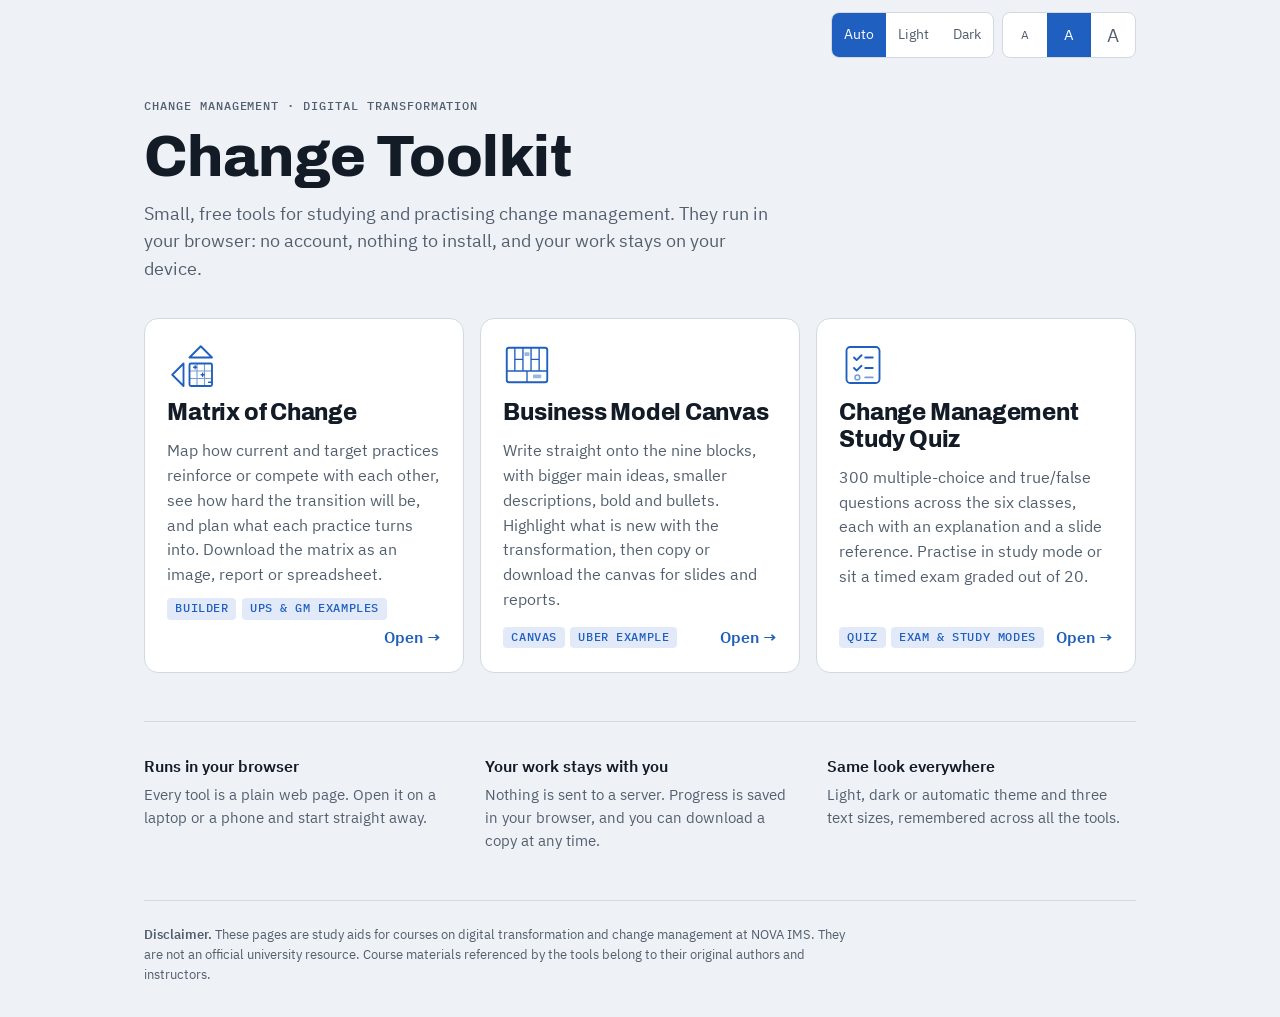
<file: index.html>
<!doctype html>
<html lang="en">
<head>
  <meta charset="utf-8">
  <meta name="viewport" content="width=device-width, initial-scale=1, viewport-fit=cover">
  <title>Change Toolkit</title>
  <meta name="description" content="Free browser tools for studying and practising change management and digital transformation: a Matrix of Change builder, a Business Model Canvas and a study quiz.">
  <meta name="color-scheme" content="light dark">
  <script>
    // Apply the saved theme and text size before first paint (shared by every page on this site).
    (function () {
      var root = document.documentElement;
      try {
        var theme = JSON.parse(localStorage.getItem("cmq.theme"));
        if (theme === "light" || theme === "dark") root.dataset.theme = theme;
        var font = JSON.parse(localStorage.getItem("cmq.font"));
        root.dataset.font = font === "s" || font === "l" ? font : "m";
      } catch (e) {
        root.dataset.font = "m";
      }
    })();
  </script>
  <link rel="preload" href="fonts/IBMPlexSans-Regular.woff2" as="font" type="font/woff2" crossorigin>
  <link rel="preload" href="fonts/Archivo-ExtraBold.woff2" as="font" type="font/woff2" crossorigin>
  <style>
    @font-face { font-family: "Archivo"; src: url("fonts/Archivo-ExtraBold.woff2") format("woff2"); font-weight: 800; font-display: swap; }
    @font-face { font-family: "IBM Plex Sans"; src: url("fonts/IBMPlexSans-Regular.woff2") format("woff2"); font-weight: 400; font-display: swap; }
    @font-face { font-family: "IBM Plex Sans"; src: url("fonts/IBMPlexSans-Medium.woff2") format("woff2"); font-weight: 500; font-display: swap; }
    @font-face { font-family: "IBM Plex Sans"; src: url("fonts/IBMPlexSans-SemiBold.woff2") format("woff2"); font-weight: 600 700; font-display: swap; }
    @font-face { font-family: "IBM Plex Mono"; src: url("fonts/IBMPlexMono-Medium.woff2") format("woff2"); font-weight: 500; font-display: swap; }

    :root {
      --bg: #eef1f5;
      --surface: #ffffff;
      --ink: #121b26;
      --muted: #535f6e;
      --line: #d3d9e1;
      --accent: #1f5fbf;
      --accent-soft: #e2eafa;
      --on-accent: #ffffff;
      --display: "Archivo", "Arial Narrow", system-ui, sans-serif;
      --body: "IBM Plex Sans", system-ui, -apple-system, "Segoe UI", Roboto, sans-serif;
      --mono: "IBM Plex Mono", ui-monospace, SFMono-Regular, Menlo, Consolas, monospace;
      --tap: max(44px, 2.75rem);
      color-scheme: light;
    }
    @media (prefers-color-scheme: dark) {
      :root:not([data-theme="light"]) {
        --bg: #0e141c; --surface: #161f2a; --ink: #e7ecf2; --muted: #9eaab9; --line: #2a3646;
        --accent: #84aaff; --accent-soft: #1b2847; --on-accent: #0b1322;
        color-scheme: dark;
      }
    }
    :root[data-theme="dark"] {
      --bg: #0e141c; --surface: #161f2a; --ink: #e7ecf2; --muted: #9eaab9; --line: #2a3646;
      --accent: #84aaff; --accent-soft: #1b2847; --on-accent: #0b1322;
      color-scheme: dark;
    }

    /* Text size: Small 14px, Medium 16px, Large 19px. */
    html { font-size: 100%; -webkit-text-size-adjust: 100%; text-size-adjust: 100%; }
    html[data-font="s"] { font-size: 87.5%; }
    html[data-font="l"] { font-size: 118.75%; }

    *, *::before, *::after { box-sizing: border-box; }
    body {
      margin: 0;
      min-height: 100vh;
      display: flex;
      flex-direction: column;
      background: var(--bg);
      color: var(--ink);
      font: 400 1rem/1.55 var(--body);
      overflow-wrap: break-word;
    }
    h1, h2 { margin: 0; font-family: var(--display); font-weight: 800; letter-spacing: -0.01em; text-wrap: balance; }
    h1 { font-size: clamp(2.4rem, 8vw, 3.6rem); line-height: 1; }
    h2 { font-size: 1.45rem; line-height: 1.15; }
    p { margin: 0; }
    button { font: inherit; color: inherit; }
    :focus-visible { outline: 2px solid var(--accent); outline-offset: 2px; }

    .wrap {
      width: 100%;
      max-width: 64rem;
      margin-inline: auto;
      padding-left: max(16px, env(safe-area-inset-left, 0px));
      padding-right: max(16px, env(safe-area-inset-right, 0px));
    }
    .skip-link { position: absolute; left: 0.5rem; top: -4rem; background: var(--accent); color: var(--on-accent); padding: 0.5rem 0.75rem; border-radius: 8px; z-index: 20; }
    .skip-link:focus { top: 0.5rem; }
    .eyebrow { font: 500 0.75rem/1.3 var(--mono); text-transform: uppercase; letter-spacing: 0.08em; color: var(--muted); }

    /* Theme and text size */
    .prefs { display: flex; flex-wrap: wrap; justify-content: flex-end; gap: 0.5rem; padding-block: 0.75rem 0; }
    .seg { display: inline-flex; border: 1px solid var(--line); border-radius: 8px; overflow: hidden; background: var(--surface); }
    .seg button { min-height: var(--tap); min-width: var(--tap); padding: 0 0.75rem; border: 0; background: transparent; color: var(--muted); font-size: 0.85rem; cursor: pointer; }
    .seg button[aria-pressed="true"] { background: var(--accent); color: var(--on-accent); }
    @media (hover: hover) { .seg button:not([aria-pressed="true"]):hover { color: var(--ink); background: var(--bg); } }
    .font-size button { padding: 0; line-height: 1; }
    .fs-s { font-size: 12px; } .fs-m { font-size: 15px; } .fs-l { font-size: 19px; }

    /* Header */
    .hero { display: grid; gap: 0.9rem; padding-block: 2.5rem 2.25rem; }
    .lead { color: var(--muted); font-size: 1.1rem; max-width: 58ch; }

    /* Tool cards */
    main { flex: 1; padding-bottom: 3rem; }
    .tools { list-style: none; margin: 0; padding: 0; display: grid; gap: 1rem; grid-template-columns: repeat(auto-fit, minmax(min(100%, 19rem), 1fr)); }
    .tool {
      position: relative;
      display: grid;
      grid-template-rows: auto auto 1fr auto;
      gap: 0.7rem;
      height: 100%;
      padding: 1.4rem;
      background: var(--surface);
      border: 1px solid var(--line);
      border-radius: 14px;
      transition: border-color 0.15s ease, box-shadow 0.15s ease, transform 0.15s ease;
    }
    .tool .icon { width: 3rem; height: 3rem; color: var(--accent); }
    .tool h2 a { color: inherit; text-decoration: none; }
    /* The whole card is clickable through the title link. */
    .tool h2 a::after { content: ""; position: absolute; inset: 0; border-radius: 14px; }
    .tool h2 a:focus-visible { outline: none; }
    .tool:has(h2 a:focus-visible) { outline: 2px solid var(--accent); outline-offset: 2px; }
    .tool .desc { color: var(--muted); }
    .tool .meta { display: flex; flex-wrap: wrap; gap: 0.35rem; align-items: center; }
    .tag { font: 500 0.72rem/1.3 var(--mono); text-transform: uppercase; letter-spacing: 0.05em; padding: 0.2rem 0.5rem; border-radius: 4px; background: var(--accent-soft); color: var(--accent); }
    .open { margin-left: auto; font-weight: 600; color: var(--accent); white-space: nowrap; }
    .open span { display: inline-block; transition: transform 0.15s ease; }
    @media (hover: hover) {
      .tool:hover { border-color: var(--accent); box-shadow: 0 6px 22px rgb(18 27 38 / 0.08); transform: translateY(-2px); }
      .tool:hover .open span { transform: translateX(3px); }
    }

    /* Principles */
    .principles { display: grid; gap: 1.25rem 2rem; grid-template-columns: repeat(auto-fit, minmax(min(100%, 15rem), 1fr)); margin-top: 3rem; padding-top: 2rem; border-top: 1px solid var(--line); }
    .principles h3 { margin: 0 0 0.3rem; font-size: 1rem; font-weight: 600; }
    .principles p { color: var(--muted); font-size: 0.92rem; }

    .site-footer > div { border-top: 1px solid var(--line); padding-block: 1.5rem calc(2rem + env(safe-area-inset-bottom, 0px)); color: var(--muted); font-size: 0.8rem; }
    .site-footer p { max-width: 90ch; }

    @media (prefers-reduced-motion: reduce) { * { transition: none !important; } }
  </style>
</head>
<body>
  <a class="skip-link" href="#main">Skip to content</a>

  <div class="prefs wrap">
    <div class="seg" role="group" aria-label="Theme">
      <button type="button" data-theme-choice="auto" aria-pressed="true">Auto</button>
      <button type="button" data-theme-choice="light" aria-pressed="false">Light</button>
      <button type="button" data-theme-choice="dark" aria-pressed="false">Dark</button>
    </div>
    <div class="seg font-size" role="group" aria-label="Text size">
      <button type="button" data-font="s" aria-label="Small text" aria-pressed="false"><span class="fs-s">A</span></button>
      <button type="button" data-font="m" aria-label="Medium text" aria-pressed="true"><span class="fs-m">A</span></button>
      <button type="button" data-font="l" aria-label="Large text" aria-pressed="false"><span class="fs-l">A</span></button>
    </div>
  </div>

  <header class="wrap hero">
    <p class="eyebrow">Change management · Digital transformation</p>
    <h1>Change Toolkit</h1>
    <p class="lead">Small, free tools for studying and practising change management. They run in your browser: no account, nothing to install, and your work stays on your device.</p>
  </header>

  <main id="main" class="wrap">
    <!-- To add a tool: put it in its own folder (for example new-tool/index.html), then copy one <li class="tool"> below and change the link, icon, text and tags. -->
    <ul class="tools" aria-label="Tools">
      <li class="tool">
        <svg class="icon" viewBox="0 0 64 64" aria-hidden="true">
          <path d="M30 22 L45 7 L60 22 Z" fill="none" stroke="currentColor" stroke-width="2.5" stroke-linejoin="round"/>
          <path d="M22 30 L7 45 L22 60 Z" fill="none" stroke="currentColor" stroke-width="2.5" stroke-linejoin="round"/>
          <rect x="30" y="30" width="30" height="30" rx="2" fill="none" stroke="currentColor" stroke-width="2.5"/>
          <path d="M40 30v30M50 30v30M30 40h30M30 50h30" stroke="currentColor" stroke-width="1.5" opacity="0.6"/>
          <path d="M35.5 35h4M37.5 33v4M45.5 45h4M47.5 43v4M55.5 55h4" stroke="currentColor" stroke-width="1.8" stroke-linecap="round"/>
        </svg>
        <h2><a href="matrix-of-change/">Matrix of Change</a></h2>
        <p class="desc">Map how current and target practices reinforce or compete with each other, see how hard the transition will be, and plan what each practice turns into. Download the matrix as an image, report or spreadsheet.</p>
        <p class="meta"><span class="tag">Builder</span><span class="tag">UPS &amp; GM examples</span><span class="open" aria-hidden="true">Open <span>→</span></span></p>
      </li>
      <li class="tool">
        <svg class="icon" viewBox="0 0 64 64" aria-hidden="true">
          <rect x="5" y="9" width="54" height="46" rx="3" fill="none" stroke="currentColor" stroke-width="2.5"/>
          <path d="M15.8 9v31M26.6 9v31M37.4 9v31M48.2 9v31M5 40h54M32 40v15M15.8 24.5h10.8M37.4 24.5h10.8" stroke="currentColor" stroke-width="1.8"/>
          <rect x="28.6" y="15" width="6.8" height="5" rx="1" fill="currentColor" opacity="0.45"/>
          <rect x="40" y="44.5" width="11" height="5" rx="1" fill="currentColor" opacity="0.45"/>
        </svg>
        <h2><a href="business-model-canvas/">Business Model Canvas</a></h2>
        <p class="desc">Write straight onto the nine blocks, with bigger main ideas, smaller descriptions, bold and bullets. Highlight what is new with the transformation, then copy or download the canvas for slides and reports.</p>
        <p class="meta"><span class="tag">Canvas</span><span class="tag">Uber example</span><span class="open" aria-hidden="true">Open <span>→</span></span></p>
      </li>
      <li class="tool">
        <svg class="icon" viewBox="0 0 64 64" aria-hidden="true">
          <rect x="10" y="8" width="44" height="48" rx="5" fill="none" stroke="currentColor" stroke-width="2.5"/>
          <path d="M20 22l3.5 3.5L30 19" fill="none" stroke="currentColor" stroke-width="2.5" stroke-linecap="round" stroke-linejoin="round"/>
          <path d="M35 22h10" stroke="currentColor" stroke-width="2.5" stroke-linecap="round"/>
          <path d="M20 36l3.5 3.5L30 33" fill="none" stroke="currentColor" stroke-width="2.5" stroke-linecap="round" stroke-linejoin="round"/>
          <path d="M35 36h10" stroke="currentColor" stroke-width="2.5" stroke-linecap="round"/>
          <circle cx="24.5" cy="48.5" r="3.2" fill="none" stroke="currentColor" stroke-width="2" opacity="0.6"/>
          <path d="M35 48.5h10" stroke="currentColor" stroke-width="2.5" stroke-linecap="round" opacity="0.6"/>
        </svg>
        <h2><a href="quiz/">Change Management Study Quiz</a></h2>
        <p class="desc">300 multiple-choice and true/false questions across the six classes, each with an explanation and a slide reference. Practise in study mode or sit a timed exam graded out of 20.</p>
        <p class="meta"><span class="tag">Quiz</span><span class="tag">Exam &amp; study modes</span><span class="open" aria-hidden="true">Open <span>→</span></span></p>
      </li>
    </ul>

    <section class="principles" aria-label="How these tools work">
      <div>
        <h3>Runs in your browser</h3>
        <p>Every tool is a plain web page. Open it on a laptop or a phone and start straight away.</p>
      </div>
      <div>
        <h3>Your work stays with you</h3>
        <p>Nothing is sent to a server. Progress is saved in your browser, and you can download a copy at any time.</p>
      </div>
      <div>
        <h3>Same look everywhere</h3>
        <p>Light, dark or automatic theme and three text sizes, remembered across all the tools.</p>
      </div>
    </section>
  </main>

  <footer class="site-footer wrap">
    <div>
      <p><strong>Disclaimer.</strong> These pages are study aids for courses on digital transformation and change management at NOVA IMS. They are not an official university resource. Course materials referenced by the tools belong to their original authors and instructors.</p>
    </div>
  </footer>

  <script>
    (function () {
      "use strict";
      var root = document.documentElement;
      function save(key, value) { try { if (value == null) localStorage.removeItem(key); else localStorage.setItem(key, JSON.stringify(value)); } catch (e) { /* storage unavailable */ } }
      function render() {
        var theme = root.dataset.theme || "auto", font = root.dataset.font || "m";
        document.querySelectorAll("[data-theme-choice]").forEach(function (b) { b.setAttribute("aria-pressed", String(b.dataset.themeChoice === theme)); });
        document.querySelectorAll(".font-size button").forEach(function (b) { b.setAttribute("aria-pressed", String(b.dataset.font === font)); });
      }
      document.querySelectorAll("[data-theme-choice]").forEach(function (b) {
        b.addEventListener("click", function () {
          var c = b.dataset.themeChoice;
          if (c === "light" || c === "dark") { root.dataset.theme = c; save("cmq.theme", c); }
          else { delete root.dataset.theme; save("cmq.theme", null); }
          render();
        });
      });
      document.querySelectorAll(".font-size button").forEach(function (b) {
        b.addEventListener("click", function () { root.dataset.font = b.dataset.font; save("cmq.font", b.dataset.font); render(); });
      });
      render();
    })();
  </script>
</body>
</html>
</file>
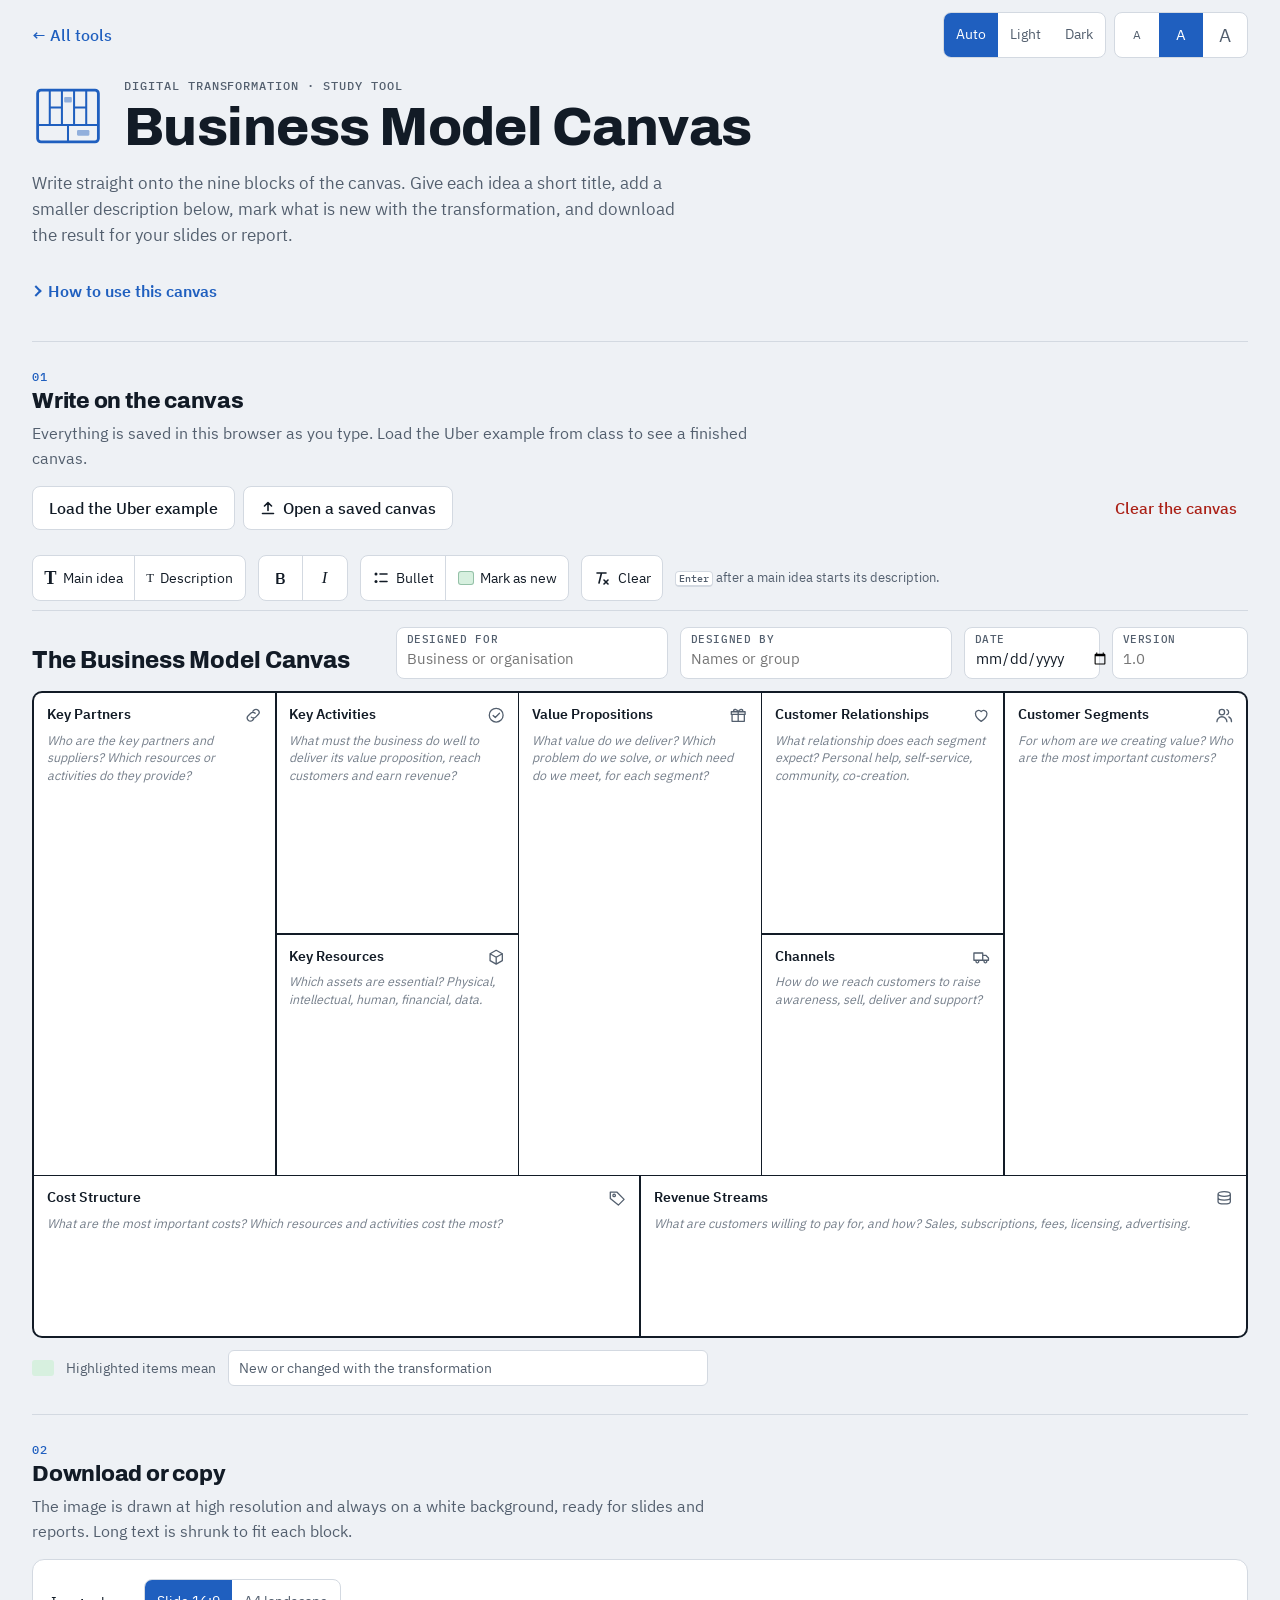
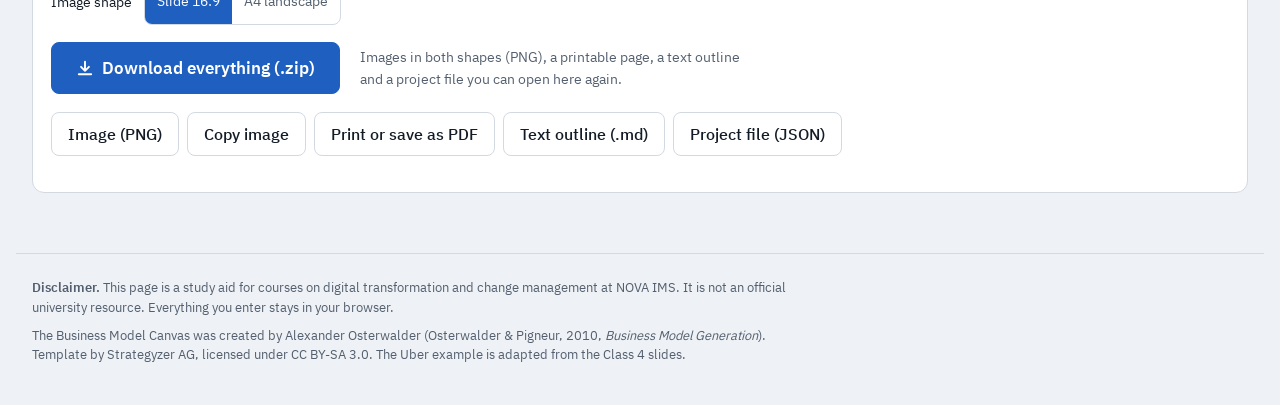
<file: business-model-canvas/index.html>
<!doctype html>
<html lang="en">
<head>
  <meta charset="utf-8">
  <meta name="viewport" content="width=device-width, initial-scale=1, viewport-fit=cover">
  <title>Business Model Canvas</title>
  <meta name="description" content="Write directly on a Business Model Canvas, format main ideas and descriptions, mark what is new with the transformation, and download it for slides or reports.">
  <meta name="color-scheme" content="light dark">
  <script>
    // Apply the saved theme and text size before first paint (shared by every page on this site).
    (function () {
      var root = document.documentElement;
      try {
        var theme = JSON.parse(localStorage.getItem("cmq.theme"));
        if (theme === "light" || theme === "dark") root.dataset.theme = theme;
        var font = JSON.parse(localStorage.getItem("cmq.font"));
        root.dataset.font = font === "s" || font === "l" ? font : "m";
      } catch (e) {
        root.dataset.font = "m";
      }
    })();
  </script>
  <style>
    /* Fonts are optional: if ../fonts/ is not next to this page, system fonts are used. */
    @font-face { font-family: "Archivo"; src: url("../fonts/Archivo-ExtraBold.woff2") format("woff2"); font-weight: 800; font-display: swap; }
    @font-face { font-family: "IBM Plex Sans"; src: url("../fonts/IBMPlexSans-Regular.woff2") format("woff2"); font-weight: 400; font-display: swap; }
    @font-face { font-family: "IBM Plex Sans"; src: url("../fonts/IBMPlexSans-Medium.woff2") format("woff2"); font-weight: 500; font-display: swap; }
    @font-face { font-family: "IBM Plex Sans"; src: url("../fonts/IBMPlexSans-SemiBold.woff2") format("woff2"); font-weight: 600 700; font-display: swap; }
    @font-face { font-family: "IBM Plex Mono"; src: url("../fonts/IBMPlexMono-Medium.woff2") format("woff2"); font-weight: 500; font-display: swap; }

    :root {
      --bg: #eef1f5;
      --surface: #ffffff;
      --ink: #121b26;
      --muted: #535f6e;
      --line: #d3d9e1;
      --accent: #1f5fbf;
      --accent-soft: #e2eafa;
      --on-accent: #ffffff;
      --bad: #ab2117;
      --bad-soft: #fbe6e4;
      --frame: #121b26;
      --new-bg: #d7f0df;
      --display: "Archivo", "Arial Narrow", system-ui, sans-serif;
      --body: "IBM Plex Sans", system-ui, -apple-system, "Segoe UI", Roboto, sans-serif;
      --mono: "IBM Plex Mono", ui-monospace, SFMono-Regular, Menlo, Consolas, monospace;
      --tap: max(44px, 2.75rem);
      color-scheme: light;
    }
    @media (prefers-color-scheme: dark) {
      :root:not([data-theme="light"]) {
        --bg: #0e141c; --surface: #161f2a; --ink: #e7ecf2; --muted: #9eaab9; --line: #2a3646;
        --accent: #84aaff; --accent-soft: #1b2847; --on-accent: #0b1322;
        --bad: #f4847a; --bad-soft: #3a1714; --frame: #5d6e86; --new-bg: #1c4630;
        color-scheme: dark;
      }
    }
    :root[data-theme="dark"] {
      --bg: #0e141c; --surface: #161f2a; --ink: #e7ecf2; --muted: #9eaab9; --line: #2a3646;
      --accent: #84aaff; --accent-soft: #1b2847; --on-accent: #0b1322;
      --bad: #f4847a; --bad-soft: #3a1714; --frame: #5d6e86; --new-bg: #1c4630;
      color-scheme: dark;
    }

    /* Text size: Small 14px, Medium 16px, Large 19px. */
    html { font-size: 100%; -webkit-text-size-adjust: 100%; text-size-adjust: 100%; }
    html[data-font="s"] { font-size: 87.5%; }
    html[data-font="l"] { font-size: 118.75%; }

    *, *::before, *::after { box-sizing: border-box; }
    [hidden] { display: none !important; }
    body { margin: 0; min-height: 100vh; background: var(--bg); color: var(--ink); font: 400 1rem/1.55 var(--body); overflow-wrap: break-word; }
    h1, h2, h3 { margin: 0; text-wrap: balance; }
    h1, h2 { font-family: var(--display); font-weight: 800; letter-spacing: -0.01em; }
    h1 { font-size: clamp(2.2rem, 7vw, 3.4rem); line-height: 1; }
    h2 { font-size: 1.4rem; line-height: 1.2; }
    h3 { font-size: 1rem; font-weight: 600; }
    p { margin: 0; }
    button, input, textarea, select { font: inherit; color: inherit; }
    :focus-visible { outline: 2px solid var(--accent); outline-offset: 2px; }
    kbd { font: 500 0.8em var(--mono); border: 1px solid var(--line); border-bottom-width: 2px; border-radius: 4px; padding: 0 0.3em; background: var(--surface); }

    .wrap { width: 100%; max-width: 78rem; margin-inline: auto; padding-left: max(16px, env(safe-area-inset-left, 0px)); padding-right: max(16px, env(safe-area-inset-right, 0px)); }
    .skip-link { position: absolute; left: 0.5rem; top: -4rem; background: var(--accent); color: var(--on-accent); padding: 0.5rem 0.75rem; border-radius: 8px; z-index: 20; }
    .skip-link:focus { top: 0.5rem; }
    .eyebrow { font: 500 0.75rem/1.3 var(--mono); text-transform: uppercase; letter-spacing: 0.08em; color: var(--muted); }
    .muted { color: var(--muted); }
    .small { font-size: 0.875rem; }

    .btn {
      display: inline-flex; align-items: center; justify-content: center; gap: 0.45rem;
      min-height: var(--tap); padding: 0.5rem 1rem; border: 1px solid var(--line); border-radius: 8px;
      background: var(--surface); color: var(--ink); font-weight: 500; cursor: pointer;
      transition: border-color 0.15s ease, background-color 0.15s ease;
    }
    .btn svg { flex: none; }
    .btn.primary { background: var(--accent); border-color: var(--accent); color: var(--on-accent); font-weight: 600; }
    .btn.big { min-height: 3.25rem; padding-inline: 1.5rem; font-size: 1.05rem; }
    .btn.quiet { border-color: transparent; background: transparent; color: var(--accent); padding-inline: 0.6rem; }
    .btn.danger { color: var(--bad); }
    .btn:disabled { opacity: 0.45; cursor: default; }
    @media (hover: hover) {
      .btn:not(:disabled):hover { border-color: var(--accent); }
      .btn.primary:not(:disabled):hover { filter: brightness(1.08); }
      .btn.quiet:not(:disabled):hover { background: var(--accent-soft); border-color: transparent; }
    }

    .seg { display: inline-flex; border: 1px solid var(--line); border-radius: 8px; overflow: hidden; background: var(--surface); }
    .seg button { min-height: var(--tap); min-width: var(--tap); padding: 0 0.75rem; border: 0; background: transparent; color: var(--muted); font-size: 0.85rem; cursor: pointer; }
    .seg button[aria-pressed="true"] { background: var(--accent); color: var(--on-accent); }
    @media (hover: hover) { .seg button:not([aria-pressed="true"]):hover { color: var(--ink); background: var(--bg); } }
    .font-size button { padding: 0; line-height: 1; }
    .fs-s { font-size: 12px; } .fs-m { font-size: 15px; } .fs-l { font-size: 19px; }

    .prefs { display: flex; flex-wrap: wrap; justify-content: flex-end; gap: 0.5rem; padding-block: 0.75rem 0; }
    .home-link { margin-right: auto; align-self: center; display: inline-flex; align-items: center; min-height: var(--tap); color: var(--accent); font-weight: 500; text-decoration: none; }
    @media (hover: hover) { .home-link:hover { text-decoration: underline; text-underline-offset: 3px; } }

    /* Header */
    .hero { display: grid; grid-template-columns: auto 1fr; gap: 0.4rem 1.25rem; align-items: center; padding-block: 1.25rem 1.75rem; }
    .hero .mark { grid-row: 1 / span 2; width: clamp(3.25rem, 9vw, 4.5rem); height: auto; color: var(--accent); }
    .hero .lead { grid-column: 1 / -1; color: var(--muted); max-width: 66ch; font-size: 1.05rem; margin-top: 0.6rem; }
    .how { grid-column: 1 / -1; margin-top: 0.9rem; }
    .how summary { display: inline-flex; align-items: center; gap: 0.5rem; min-height: var(--tap); cursor: pointer; color: var(--accent); font-weight: 600; list-style: none; }
    .how summary::-webkit-details-marker { display: none; }
    .how summary::before { content: ""; width: 0.5rem; height: 0.5rem; border-right: 2px solid currentColor; border-bottom: 2px solid currentColor; transform: rotate(-45deg); transition: transform 0.15s ease; }
    .how[open] summary::before { transform: rotate(45deg); }
    .how-body { display: grid; gap: 1.25rem 2rem; grid-template-columns: repeat(auto-fit, minmax(min(100%, 20rem), 1fr)); padding: 1.1rem 1.25rem; margin-top: 0.4rem; background: var(--surface); border: 1px solid var(--line); border-radius: 12px; }
    .how-body ol, .how-body ul { margin: 0.4rem 0 0; padding-left: 1.2rem; display: grid; gap: 0.4rem; font-size: 0.94rem; }
    .how-body p { color: var(--muted); font-size: 0.92rem; margin-top: 0.6rem; }
    .how-body a { color: var(--accent); }

    main { padding-bottom: 2rem; }
    .step { display: grid; gap: 1rem; padding-block: 1.75rem; border-top: 1px solid var(--line); min-width: 0; }
    .step-head { display: grid; gap: 0.35rem; }
    .step-head .num { font: 500 0.78rem/1 var(--mono); color: var(--accent); letter-spacing: 0.06em; }
    .step-head .sub { color: var(--muted); max-width: 72ch; }
    .card { background: var(--surface); border: 1px solid var(--line); border-radius: 12px; padding: 1.15rem; min-width: 0; }
    .actions { display: flex; flex-wrap: wrap; gap: 0.5rem; align-items: center; }
    .actions .sep { flex: 1 1 auto; }

    /* Formatting toolbar: sticks to the top of the screen while you write */
    .toolbar {
      position: sticky; top: 0; z-index: 5;
      display: flex; flex-wrap: wrap; align-items: center; gap: 0.4rem 0.75rem;
      padding: 0.55rem 0; background: var(--bg); border-bottom: 1px solid var(--line);
    }
    .tgroup { display: inline-flex; border: 1px solid var(--line); border-radius: 8px; overflow: hidden; background: var(--surface); }
    .tbtn {
      display: inline-flex; align-items: center; justify-content: center; gap: 0.4rem;
      min-height: var(--tap); min-width: var(--tap); padding: 0 0.7rem; border: 0; border-right: 1px solid var(--line);
      background: transparent; color: var(--ink); font-size: 0.86rem; cursor: pointer;
    }
    .tgroup .tbtn:last-child { border-right: 0; }
    .tbtn[aria-pressed="true"] { background: var(--accent-soft); color: var(--accent); box-shadow: inset 0 -2px 0 var(--accent); }
    @media (hover: hover) { .tbtn:not([aria-pressed="true"]):hover { background: var(--bg); } }
    .tbtn .g { font-family: Georgia, "Times New Roman", serif; line-height: 1; }
    .tbtn .g-big { font-size: 1.15rem; font-weight: 700; }
    .tbtn .g-small { font-size: 0.8rem; }
    .tbtn .g-b { font: 800 1rem/1 var(--body); }
    .tbtn .g-i { font: italic 500 1.05rem/1 Georgia, serif; }
    .tbtn .sw-new { width: 1rem; height: 0.85rem; border-radius: 3px; background: var(--new-bg); box-shadow: inset 0 0 0 1px rgb(23 105 63 / 0.35); }
    .tbtn .lbl { white-space: nowrap; }
    @media (max-width: 52rem) { .tbtn .lbl { display: none; } }
    .tool-hint { font-size: 0.8rem; color: var(--muted); }
    .kbd-hint { display: none; }
    @media (hover: hover) and (pointer: fine) { .kbd-hint { display: inline; } }

    /* Canvas */
    .cv-wrap { display: grid; gap: 0.75rem; }
    .cv-head { display: flex; flex-wrap: wrap; align-items: flex-end; gap: 0.6rem 0.75rem; }
    .cv-title { font: 800 1.45rem/1.1 var(--display); margin-right: auto; padding-bottom: 0.35rem; }
    .meta { display: grid; gap: 0.1rem; min-width: 0; flex: 1 1 9rem; max-width: 17rem; padding: 0.3rem 0.6rem 0.35rem; background: var(--surface); border: 1px solid var(--line); border-radius: 8px; }
    .meta.short { flex: 0 1 8.5rem; }
    .meta span { font: 500 0.66rem/1.2 var(--mono); text-transform: uppercase; letter-spacing: 0.06em; color: var(--muted); }
    .meta input { width: 100%; border: 0; padding: 0; background: transparent; font-size: 0.92rem; min-height: 1.6rem; }
    .meta input:focus { outline: none; }
    .meta:focus-within { border-color: var(--accent); box-shadow: 0 0 0 1px var(--accent); }

    .cv {
      display: grid; gap: 1.5px; background: var(--frame);
      border: 2.5px solid var(--frame); border-radius: 10px; overflow: hidden;
      grid-template-columns: repeat(10, minmax(0, 1fr));
      grid-template-rows: minmax(15rem, auto) minmax(15rem, auto) minmax(10rem, auto);
      grid-template-areas:
        "kp kp ka ka vp vp cr cr cs cs"
        "kp kp kr kr vp vp ch ch cs cs"
        "co co co co co rv rv rv rv rv";
    }
    .blk { display: flex; flex-direction: column; min-width: 0; background: var(--surface); padding: 0.75rem 0.8rem 0.9rem; cursor: text; }
    .blk:focus-within { box-shadow: inset 0 0 0 2px var(--accent); }
    .blk-head { display: flex; align-items: flex-start; justify-content: space-between; gap: 0.5rem; margin-bottom: 0.45rem; }
    .blk-head h3 { font-size: 0.9rem; font-weight: 600; line-height: 1.25; }
    .blk-ico { flex: none; width: 1.15rem; height: 1.15rem; color: var(--muted); margin-top: 0.05rem; }
    .blk-body { position: relative; flex: 1; display: flex; min-height: 0; }
    .hint { position: absolute; inset: 0 0 auto 0; font-size: 0.78rem; line-height: 1.4; color: var(--muted); opacity: 0.8; font-style: italic; pointer-events: none; }
    .blk:not(.is-empty) .hint { display: none; }
    .ed { flex: 1; min-height: 5rem; outline: none; font-size: 0.86rem; line-height: 1.38; color: var(--ink); overflow-wrap: anywhere; }
    .ed p { margin: 0; }
    .ed p.idea { font-size: 1rem; font-weight: 500; line-height: 1.3; color: var(--ink); }
    .ed p.desc { font-size: 0.82rem; color: var(--muted); }
    .ed p.idea:not(:first-child) { margin-top: 0.65rem; }
    .ed p.desc + p.desc { margin-top: 0.15rem; }
    .ed p.idea + p.desc { margin-top: 0.1rem; }
    .ed p.bullet { position: relative; padding-left: 0.95rem; }
    .ed p.bullet::before { content: ""; position: absolute; left: 0.25rem; top: 0.62em; width: 0.32em; height: 0.32em; border-radius: 50%; background: currentColor; }
    .ed p.new { background: var(--new-bg); border-radius: 3px; box-shadow: 0 0 0 0.22rem var(--new-bg); }
    .ed p.new.desc { color: var(--ink); }
    .ed b, .ed strong { font-weight: 700; }
    @media (max-width: 60rem) {
      .cv { grid-template-columns: minmax(0, 1fr); grid-template-rows: none; grid-template-areas: "kp" "ka" "kr" "vp" "cr" "ch" "cs" "co" "rv"; }
      .blk { min-height: 9.5rem; }
      .meta, .meta.short { flex: 1 1 calc(50% - 0.4rem); max-width: none; }
      .cv-title { flex-basis: 100%; }
    }
    .cv-foot { display: flex; flex-wrap: wrap; align-items: center; gap: 0.5rem 0.75rem; font-size: 0.85rem; color: var(--muted); }
    .cv-foot .sw-new { width: 1.4rem; height: 1rem; border-radius: 3px; background: var(--new-bg); flex: none; }
    .cv-foot input { flex: 1 1 16rem; max-width: 30rem; min-height: 2.25rem; padding: 0.3rem 0.6rem; border: 1px solid var(--line); border-radius: 6px; background: var(--surface); }
    .cv-foot input:focus-visible { outline: 2px solid var(--accent); outline-offset: -1px; }

    /* Download */
    .dl { display: grid; gap: 1.1rem; }
    .dl-row { display: flex; flex-wrap: wrap; align-items: center; gap: 0.75rem 1.25rem; }
    .dl-row p { color: var(--muted); font-size: 0.9rem; max-width: 50ch; }
    .fmt { display: flex; flex-wrap: wrap; align-items: center; gap: 0.5rem 0.75rem; font-size: 0.9rem; }
    .saved { font-size: 0.82rem; color: var(--muted); }

    .site-footer { border-top: 1px solid var(--line); padding-block: 1.5rem calc(2.5rem + env(safe-area-inset-bottom, 0px)); color: var(--muted); font-size: 0.8rem; display: grid; gap: 0.5rem; }
    .site-footer p { max-width: 95ch; }

    .toast {
      position: fixed; left: 50%; bottom: calc(1.25rem + env(safe-area-inset-bottom, 0px)); transform: translateX(-50%) translateY(1rem);
      max-width: calc(100vw - 32px); padding: 0.65rem 1rem; border-radius: 10px; background: var(--ink); color: var(--bg);
      font-size: 0.9rem; box-shadow: 0 6px 24px rgb(0 0 0 / 0.2); opacity: 0; pointer-events: none;
      transition: opacity 0.2s ease, transform 0.2s ease; z-index: 30;
    }
    .toast.show { opacity: 1; transform: translateX(-50%) translateY(0); }
    @media (prefers-reduced-motion: reduce) { * { transition: none !important; } }
    @media print {
      .prefs, .toolbar, .actions, .dl, .how, .toast, .skip-link, .tool-hint { display: none !important; }
      body { background: #fff; }
    }
  </style>
</head>
<body>
  <a class="skip-link" href="#canvas">Skip to the canvas</a>

  <div class="prefs wrap">
    <a class="home-link" href="../">&larr; All tools</a>
    <div class="seg" role="group" aria-label="Theme">
      <button type="button" data-theme-choice="auto" aria-pressed="true">Auto</button>
      <button type="button" data-theme-choice="light" aria-pressed="false">Light</button>
      <button type="button" data-theme-choice="dark" aria-pressed="false">Dark</button>
    </div>
    <div class="seg font-size" role="group" aria-label="Text size">
      <button type="button" data-font="s" aria-label="Small text" aria-pressed="false"><span class="fs-s">A</span></button>
      <button type="button" data-font="m" aria-label="Medium text" aria-pressed="true"><span class="fs-m">A</span></button>
      <button type="button" data-font="l" aria-label="Large text" aria-pressed="false"><span class="fs-l">A</span></button>
    </div>
  </div>

  <header class="wrap hero">
    <svg class="mark" viewBox="0 0 64 64" aria-hidden="true">
      <rect x="5" y="9" width="54" height="46" rx="3" fill="none" stroke="currentColor" stroke-width="2.5"/>
      <path d="M15.8 9v31M26.6 9v31M37.4 9v31M48.2 9v31M5 40h54M32 40v15M15.8 24.5h10.8M37.4 24.5h10.8" stroke="currentColor" stroke-width="1.8"/>
      <rect x="28.6" y="15" width="6.8" height="5" rx="1" fill="currentColor" opacity="0.45"/>
      <rect x="40" y="44.5" width="11" height="5" rx="1" fill="currentColor" opacity="0.45"/>
    </svg>
    <p class="eyebrow">Digital transformation · Study tool</p>
    <h1>Business Model Canvas</h1>
    <p class="lead">Write straight onto the nine blocks of the canvas. Give each idea a short title, add a smaller description below, mark what is new with the transformation, and download the result for your slides or report.</p>

    <details class="how">
      <summary>How to use this canvas</summary>
      <div class="how-body">
        <div>
          <h3>Writing</h3>
          <ul>
            <li>Click any block and type. The first line is a <strong>main idea</strong> in bigger text.</li>
            <li>Press <kbd>Enter</kbd> at the end of a main idea to write its <strong>description</strong> in smaller text. Use the toolbar to switch a line back to a main idea.</li>
            <li>Use <strong>bold</strong>, <em>italic</em> and bullets for detail.</li>
            <li><strong>Mark as new</strong> highlights items that are new or change with the transformation. The workgroup asks you to show the impact of the new practices on the canvas, and this makes it visible.</li>
          </ul>
        </div>
        <div>
          <h3>A good order to fill it in</h3>
          <ol>
            <li>Customer Segments and Value Propositions</li>
            <li>Channels and Customer Relationships</li>
            <li>Revenue Streams</li>
            <li>Key Resources, Key Activities and Key Partners</li>
            <li>Cost Structure</li>
          </ol>
          <p>Planning a transformation? Map the practices first with the <a href="../matrix-of-change/">Matrix of Change</a>, then bring the new practices into this canvas.</p>
        </div>
      </div>
    </details>
  </header>

  <main id="main" class="wrap">
    <noscript><p class="card">This tool needs JavaScript to run.</p></noscript>

    <section class="step" aria-labelledby="h-canvas">
      <div class="step-head">
        <span class="num">01</span>
        <h2 id="h-canvas">Write on the canvas</h2>
        <p class="sub">Everything is saved in this browser as you type. Load the Uber example from class to see a finished canvas.</p>
      </div>
      <div class="actions">
        <button type="button" class="btn" id="btnExample">Load the Uber example</button>
        <button type="button" class="btn" id="btnOpen">
          <svg width="16" height="16" viewBox="0 0 16 16" aria-hidden="true"><path d="M8 10.5v-8M4.5 6 8 2.5 11.5 6M2.5 13.5h11" fill="none" stroke="currentColor" stroke-width="1.6" stroke-linecap="round" stroke-linejoin="round"/></svg>
          Open a saved canvas
        </button>
        <input type="file" id="fileOpen" accept=".json,.html,application/json,text/html" hidden>
        <span class="sep"></span>
        <button type="button" class="btn quiet danger" id="btnReset">Clear the canvas</button>
      </div>

      <div class="toolbar" role="toolbar" aria-label="Text formatting" aria-controls="canvas">
        <div class="tgroup">
          <button type="button" class="tbtn" data-cmd="idea" aria-pressed="false" title="Main idea (Ctrl+Alt+1)"><span class="g g-big" aria-hidden="true">T</span><span class="lbl">Main idea</span></button>
          <button type="button" class="tbtn" data-cmd="desc" aria-pressed="false" title="Description (Ctrl+Alt+2)"><span class="g g-small" aria-hidden="true">T</span><span class="lbl">Description</span></button>
        </div>
        <div class="tgroup">
          <button type="button" class="tbtn" data-cmd="bold" aria-pressed="false" aria-label="Bold" title="Bold (Ctrl+B)"><span class="g-b" aria-hidden="true">B</span></button>
          <button type="button" class="tbtn" data-cmd="italic" aria-pressed="false" aria-label="Italic" title="Italic (Ctrl+I)"><span class="g-i" aria-hidden="true">I</span></button>
        </div>
        <div class="tgroup">
          <button type="button" class="tbtn" data-cmd="bullet" aria-pressed="false" title="Bullet (Ctrl+Shift+8)">
            <svg width="18" height="18" viewBox="0 0 18 18" aria-hidden="true"><circle cx="4" cy="5" r="1.5" fill="currentColor"/><circle cx="4" cy="12.5" r="1.5" fill="currentColor"/><path d="M8 5h7M8 12.5h7" stroke="currentColor" stroke-width="1.6" stroke-linecap="round"/></svg>
            <span class="lbl">Bullet</span>
          </button>
          <button type="button" class="tbtn" data-cmd="new" aria-pressed="false" title="Mark as new (Ctrl+Shift+H)"><span class="sw-new" aria-hidden="true"></span><span class="lbl">Mark as new</span></button>
        </div>
        <div class="tgroup">
          <button type="button" class="tbtn" data-cmd="clear" title="Clear formatting">
            <svg width="18" height="18" viewBox="0 0 18 18" aria-hidden="true"><path d="M4 4h9M8.5 4l-2.5 10M11 11l4 4M15 11l-4 4" fill="none" stroke="currentColor" stroke-width="1.6" stroke-linecap="round"/></svg>
            <span class="lbl">Clear</span>
          </button>
        </div>
        <span class="tool-hint"><span class="kbd-hint"><kbd>Enter</kbd> after a main idea starts its description.</span></span>
      </div>

      <div class="cv-wrap">
        <div class="cv-head">
          <p class="cv-title">The Business Model Canvas</p>
          <label class="meta"><span>Designed for</span><input id="mFor" type="text" maxlength="120" autocomplete="off" placeholder="Business or organisation"></label>
          <label class="meta"><span>Designed by</span><input id="mBy" type="text" maxlength="120" autocomplete="off" placeholder="Names or group"></label>
          <label class="meta short"><span>Date</span><input id="mDate" type="date"></label>
          <label class="meta short"><span>Version</span><input id="mVer" type="text" maxlength="30" autocomplete="off" placeholder="1.0"></label>
        </div>
        <div class="cv" id="canvas" aria-label="Business Model Canvas"></div>
        <div class="cv-foot">
          <span class="sw-new" aria-hidden="true"></span>
          <label for="mNew">Highlighted items mean</label>
          <input id="mNew" type="text" maxlength="80" autocomplete="off">
        </div>
      </div>
    </section>

    <section class="step" aria-labelledby="h-dl">
      <div class="step-head">
        <span class="num">02</span>
        <h2 id="h-dl">Download or copy</h2>
        <p class="sub">The image is drawn at high resolution and always on a white background, ready for slides and reports. Long text is shrunk to fit each block.</p>
      </div>
      <div class="card dl">
        <div class="fmt" role="group" aria-labelledby="fmtLbl">
          <span id="fmtLbl">Image shape</span>
          <div class="seg">
            <button type="button" data-fmt="slide" aria-pressed="true">Slide 16:9</button>
            <button type="button" data-fmt="a4" aria-pressed="false">A4 landscape</button>
          </div>
        </div>
        <div class="dl-row">
          <button type="button" class="btn primary big" id="btnZip">
            <svg width="18" height="18" viewBox="0 0 16 16" aria-hidden="true"><path d="M8 2.5v8M4.5 7 8 10.5 11.5 7M2.5 13.5h11" fill="none" stroke="currentColor" stroke-width="1.7" stroke-linecap="round" stroke-linejoin="round"/></svg>
            Download everything (.zip)
          </button>
          <p>Images in both shapes (PNG), a printable page, a text outline and a project file you can open here again.</p>
        </div>
        <div class="actions">
          <button type="button" class="btn" data-dl="png">Image (PNG)</button>
          <button type="button" class="btn" data-dl="copy">Copy image</button>
          <button type="button" class="btn" data-dl="print">Print or save as PDF</button>
          <button type="button" class="btn" data-dl="md">Text outline (.md)</button>
          <button type="button" class="btn" data-dl="json">Project file (JSON)</button>
        </div>
        <p class="saved" id="savedAt" aria-live="polite"></p>
      </div>
    </section>
  </main>

  <footer class="site-footer wrap">
    <p><strong>Disclaimer.</strong> This page is a study aid for courses on digital transformation and change management at NOVA IMS. It is not an official university resource. Everything you enter stays in your browser.</p>
    <p>The Business Model Canvas was created by Alexander Osterwalder (Osterwalder &amp; Pigneur, 2010, <em>Business Model Generation</em>). Template by Strategyzer AG, licensed under CC BY-SA 3.0. The Uber example is adapted from the Class 4 slides.</p>
  </footer>

  <div class="toast" id="toast" role="status" aria-live="polite"></div>

  <script>
  (function () {
    "use strict";

    const $ = (s, el) => (el || document).querySelector(s);
    const $$ = (s, el) => Array.from((el || document).querySelectorAll(s));
    const root = document.documentElement;
    const KEYS = { project: "bmc.project.v1", fmt: "bmc.fmt", theme: "cmq.theme", font: "cmq.font" };
    const store = {
      get(k) { try { const v = localStorage.getItem(k); return v == null ? null : JSON.parse(v); } catch (e) { return null; } },
      set(k, v) { try { localStorage.setItem(k, JSON.stringify(v)); return true; } catch (e) { return false; } },
      remove(k) { try { localStorage.removeItem(k); } catch (e) { /* storage unavailable */ } },
    };
    const esc = (s) => String(s == null ? "" : s).replace(/[&<>"']/g, (c) => ({ "&": "&amp;", "<": "&lt;", ">": "&gt;", '"': "&quot;", "'": "&#39;" }[c]));
    const DEFAULT_NEW_LABEL = "New or changed with the transformation";

    // Nine blocks. Icons are 24x24 stroke paths, drawn both on the page and in the exported image.
    const BLOCKS = [
      { id: "kp", title: "Key Partners", hint: "Who are the key partners and suppliers? Which resources or activities do they provide?",
        icon: "M9.5 14.5a4 4 0 0 0 5.7 0l3.3-3.3a4 4 0 0 0-5.7-5.7l-1.2 1.2M14.5 9.5a4 4 0 0 0-5.7 0l-3.3 3.3a4 4 0 0 0 5.7 5.7l1.2-1.2" },
      { id: "ka", title: "Key Activities", hint: "What must the business do well to deliver its value proposition, reach customers and earn revenue?",
        icon: "M12 3a9 9 0 1 0 0 18a9 9 0 1 0 0-18ZM8 12.3l2.8 2.8L16.3 9.5" },
      { id: "kr", title: "Key Resources", hint: "Which assets are essential? Physical, intellectual, human, financial, data.",
        icon: "M12 3l8 4.5v9L12 21l-8-4.5v-9ZM4 7.5l8 4.5 8-4.5M12 12v9" },
      { id: "vp", title: "Value Propositions", hint: "What value do we deliver? Which problem do we solve, or which need do we meet, for each segment?",
        icon: "M4 11h16v9H4ZM3 7.5h18V11H3ZM12 7.5V20M12 7.5c-1.5-3.5-6-4-6-1.5 0 1.5 3.5 1.5 6 1.5M12 7.5c1.5-3.5 6-4 6-1.5 0 1.5-3.5 1.5-6 1.5" },
      { id: "cr", title: "Customer Relationships", hint: "What relationship does each segment expect? Personal help, self-service, community, co-creation.",
        icon: "M12 20s-7.5-4.6-7.5-10.2A4.2 4.2 0 0 1 12 7.4a4.2 4.2 0 0 1 7.5 2.4C19.5 15.4 12 20 12 20Z" },
      { id: "ch", title: "Channels", hint: "How do we reach customers to raise awareness, sell, deliver and support?",
        icon: "M2.5 6.5h11.5v9.5H2.5ZM14 9.5h4l3.5 3.5v3H14M7 19.3a1.8 1.8 0 1 0 0-3.6a1.8 1.8 0 1 0 0 3.6ZM17.5 19.3a1.8 1.8 0 1 0 0-3.6a1.8 1.8 0 1 0 0 3.6Z" },
      { id: "cs", title: "Customer Segments", hint: "For whom are we creating value? Who are the most important customers?",
        icon: "M9 11.5a3.5 3.5 0 1 0 0-7a3.5 3.5 0 1 0 0 7ZM2.5 20.5a6.5 6.5 0 0 1 13 0M15.5 4.7a3.5 3.5 0 0 1 0 6.6M18 14.2a6.5 6.5 0 0 1 3.5 6.3" },
      { id: "co", title: "Cost Structure", hint: "What are the most important costs? Which resources and activities cost the most?",
        icon: "M3 12.5V4h8.5L21 13.5 13.5 21ZM8 6.8a1.6 1.6 0 1 0 0 3.2a1.6 1.6 0 1 0 0-3.2Z" },
      { id: "rv", title: "Revenue Streams", hint: "What are customers willing to pay for, and how? Sales, subscriptions, fees, licensing, advertising.",
        icon: "M12 3.5c4.4 0 8 1.3 8 3s-3.6 3-8 3-8-1.3-8-3 3.6-3 8-3ZM4 6.5v5c0 1.7 3.6 3 8 3s8-1.3 8-3v-5M4 11.5v5c0 1.7 3.6 3 8 3s8-1.3 8-3v-5" },
    ];
    const BY_ID = Object.fromEntries(BLOCKS.map((b) => [b.id, b]));

    // ---------- Rich text model ----------
    // Stored HTML is always clean: <p class="idea|desc [bullet] [new]"> with <b>, <i> and <br> inside.
    const ALLOWED_INLINE = new Set(["B", "STRONG", "I", "EM", "SPAN", "U", "FONT", "A", "SMALL", "BIG", "SUB", "SUP", "CODE", "MARK"]);
    const BLOCK_TAGS = new Set(["P", "DIV", "LI", "H1", "H2", "H3", "H4", "H5", "H6", "BLOCKQUOTE", "UL", "OL", "SECTION", "ARTICLE", "PRE"]);
    function parseHTML(html) {
      const t = document.createElement("template");
      t.innerHTML = String(html || "");
      const paras = [];
      let cur = null;
      const start = (opts) => { cur = { kind: opts.kind, bullet: !!opts.bullet, isNew: !!opts.isNew, runs: [] }; paras.push(cur); return cur; };
      const isBold = (el) => el.tagName === "B" || el.tagName === "STRONG" || /^(bold|bolder|[6-9]00)$/.test(el.style ? el.style.fontWeight : "");
      const isItalic = (el) => el.tagName === "I" || el.tagName === "EM" || (el.style && el.style.fontStyle === "italic");
      function walk(node, fmt, ctx) {
        node.childNodes.forEach((ch) => {
          if (ch.nodeType === 3) {
            const text = ch.nodeValue.replace(/[\r\n\t]+/g, " ");
            if (!text || (!cur && !text.trim())) return;
            if (!cur) start({ kind: paras.length ? "desc" : "idea" });
            cur.runs.push({ t: text, b: fmt.b, i: fmt.i });
          } else if (ch.nodeType === 1) {
            const tag = ch.tagName;
            if (tag === "BR") { if (!cur) start({ kind: paras.length ? "desc" : "idea" }); cur.runs.push({ br: true }); }
            else if (tag === "SCRIPT" || tag === "STYLE" || tag === "TEMPLATE") { /* drop */ }
            else if (BLOCK_TAGS.has(tag)) {
              const cls = ch.classList;
              const inList = ctx.list || tag === "UL" || tag === "OL";
              if (tag === "UL" || tag === "OL") { walk(ch, fmt, { list: true }); cur = null; return; }
              start({
                kind: cls.contains("idea") || /^H[1-6]$/.test(tag) ? "idea" : "desc",
                bullet: cls.contains("bullet") || (tag === "LI" && inList),
                isNew: cls.contains("new"),
              });
              walk(ch, fmt, ctx);
              cur = null;
            } else {
              walk(ch, { b: fmt.b || isBold(ch), i: fmt.i || isItalic(ch) }, ctx);
            }
          }
        });
      }
      walk(t.content, { b: false, i: false }, {});
      paras.forEach((p) => {
        // A single trailing <br> is only the browser's placeholder for an empty line.
        if (p.runs.length && p.runs[p.runs.length - 1].br) p.runs.pop();
        const merged = [];
        p.runs.forEach((r) => {
          const last = merged[merged.length - 1];
          if (last && !r.br && !last.br && last.b === r.b && last.i === r.i) last.t += r.t; else merged.push(Object.assign({}, r));
        });
        p.runs = merged;
      });
      // Drop empty lines at the start and end of the block.
      const hasText = (p) => p.runs.some((r) => r.t && r.t.trim());
      while (paras.length && !hasText(paras[0])) paras.shift();
      while (paras.length && !hasText(paras[paras.length - 1])) paras.pop();
      return paras;
    }
    function toHTML(paras) {
      return paras.map((p) => {
        const cls = [p.kind, p.bullet && "bullet", p.isNew && "new"].filter(Boolean).join(" ");
        let inner = p.runs.map((r) => {
          if (r.br) return "<br>";
          let s = esc(r.t);
          if (r.i) s = "<i>" + s + "</i>";
          if (r.b) s = "<b>" + s + "</b>";
          return s;
        }).join("");
        if (!inner) inner = "<br>";
        else if (p.runs.length && p.runs[p.runs.length - 1].br) inner += "<br>";
        return `<p class="${cls}">${inner}</p>`;
      }).join("");
    }
    const cleanHTML = (html) => toHTML(parseHTML(html));
    const plainText = (runs) => runs.map((r) => (r.br ? " " : r.t)).join("").replace(/\s+/g, " ").trim();

    // ---------- State ----------
    function blankProject() {
      return { app: "business-model-canvas", version: 1, designedFor: "", designedBy: "", date: "", versionLabel: "", newLabel: DEFAULT_NEW_LABEL, blocks: Object.fromEntries(BLOCKS.map((b) => [b.id, ""])), updated: null };
    }
    const str = (v, max) => (typeof v === "string" ? v.slice(0, max) : "");
    function normalize(raw) {
      if (!raw || typeof raw !== "object" || !raw.blocks || typeof raw.blocks !== "object") throw new Error("This file is not a Business Model Canvas project.");
      const p = blankProject();
      p.designedFor = str(raw.designedFor, 120);
      p.designedBy = str(raw.designedBy, 120);
      p.date = /^\d{4}-\d{2}-\d{2}$/.test(raw.date || "") ? raw.date : "";
      p.versionLabel = str(raw.versionLabel, 30);
      p.newLabel = str(raw.newLabel, 80) || DEFAULT_NEW_LABEL;
      p.updated = typeof raw.updated === "string" ? raw.updated.slice(0, 40) : null;
      BLOCKS.forEach((b) => { p.blocks[b.id] = cleanHTML(str(raw.blocks[b.id], 50000)); });
      return p;
    }
    function hasContent() {
      return !!(state.designedFor.trim() || state.designedBy.trim() || BLOCKS.some((b) => state.blocks[b.id]));
    }
    let state;
    try { const saved = store.get(KEYS.project); state = saved ? normalize(saved) : blankProject(); }
    catch (e) { state = blankProject(); }

    // ---------- Example (adapted from the Uber canvas in the Class 4 slides) ----------
    function exampleUber() {
      const p = blankProject();
      const idea = (t, extra) => `<p class="idea${extra || ""}">${esc(t)}</p>`;
      const desc = (t, extra) => `<p class="desc${extra || ""}">${esc(t)}</p>`;
      const bullet = (t, extra) => `<p class="desc bullet${extra || ""}">${esc(t)}</p>`;
      p.designedFor = "Uber";
      p.designedBy = "Class 4 example";
      p.versionLabel = "1.0";
      p.newLabel = "Driver side of the platform";
      p.blocks.kp = idea("Payment processors") + desc("Handle card payments inside the app") + idea("Map technology companies") + desc("Navigation, routes and pricing by distance") + idea("Investors");
      p.blocks.ka = idea("Platform development and maintenance") + idea("Marketing and ads") + idea("Hiring drivers", " new") + idea("Operations");
      p.blocks.kr = idea("Tech platform") + idea("Driver network", " new") + idea("Talented employees") + idea("Brand");
      p.blocks.vp = idea("A platform that connects riders with drivers") +
        bullet("Easiest way around") + bullet("Anywhere, anytime") + bullet("Low-cost luxury") + bullet("Various levels of service") +
        idea("Earn money when you want", " new") + desc("Flexible income for drivers", " new");
      p.blocks.cr = idea("Rating system") + desc("Riders and drivers rate each other after every trip");
      p.blocks.ch = idea("Uber app") + desc("Booking, payment and support in one place");
      p.blocks.cs = idea("Riders") + desc("People who need a ride") + idea("Drivers", " new") + desc("People who want to earn money driving", " new");
      p.blocks.co = idea("Driver payouts", " new") + idea("Employee payroll") + idea("Tech platform costs") + idea("Marketing and ads") + idea("Legal fees");
      p.blocks.rv = idea("Fare per km or mile") + desc("Paid by riders through the app") + idea("Surge pricing") + desc("Higher fares when demand is high");
      BLOCKS.forEach((b) => { p.blocks[b.id] = cleanHTML(p.blocks[b.id]); });
      return p;
    }

    // ---------- Canvas on the page ----------
    const canvasEl = $("#canvas");
    const iconSVG = (d, cls) => `<svg class="${cls}" viewBox="0 0 24 24" aria-hidden="true"><path d="${d}" fill="none" stroke="currentColor" stroke-width="1.7" stroke-linecap="round" stroke-linejoin="round"/></svg>`;
    canvasEl.innerHTML = BLOCKS.map((b) => `
      <section class="blk is-empty" data-id="${b.id}" style="grid-area:${b.id}">
        <div class="blk-head"><h3 id="bh-${b.id}">${b.title}</h3>${iconSVG(b.icon, "blk-ico")}</div>
        <div class="blk-body">
          <p class="hint" id="hint-${b.id}">${esc(b.hint)}</p>
          <div class="ed" contenteditable="true" role="textbox" aria-multiline="true" spellcheck="true" data-id="${b.id}" aria-labelledby="bh-${b.id}" aria-describedby="hint-${b.id}"></div>
        </div>
      </section>`).join("");
    try { document.execCommand("defaultParagraphSeparator", false, "p"); document.execCommand("styleWithCSS", false, false); } catch (e) { /* older browsers */ }

    const edOf = (id) => $('.ed[data-id="' + id + '"]', canvasEl);
    const isEd = (n) => n && n.nodeType === 1 && n.classList.contains("ed");
    function editorOf(node) {
      while (node && node !== document.body) { if (isEd(node)) return node; node = node.parentNode; }
      return null;
    }
    function paraOf(node, ed) {
      while (node && node.parentNode !== ed) { if (node === ed || !node.parentNode) return null; node = node.parentNode; }
      return node && node.nodeType === 1 ? node : null;
    }
    const textOf = (el) => (el.textContent || "").replace(/​/g, "");
    const isEmptyPara = (p) => !textOf(p).length;
    function updateEmpty(ed) { ed.closest(".blk").classList.toggle("is-empty", !textOf(ed).trim()); }
    function placeCaret(node, atEnd) {
      const r = document.createRange();
      r.selectNodeContents(node);
      r.collapse(!atEnd);
      const sel = getSelection();
      sel.removeAllRanges();
      sel.addRange(r);
    }
    function caretTextOffset(ed) {
      const sel = getSelection();
      if (!sel.rangeCount) return -1;
      const r = document.createRange();
      r.setStart(ed, 0);
      r.setEnd(sel.getRangeAt(0).startContainer, sel.getRangeAt(0).startOffset);
      return r.toString().length;
    }
    function setCaretTextOffset(ed, off) {
      const walker = document.createTreeWalker(ed, NodeFilter.SHOW_TEXT);
      let n, left = off;
      while ((n = walker.nextNode())) {
        if (left <= n.nodeValue.length) { const r = document.createRange(); r.setStart(n, left); r.collapse(true); const sel = getSelection(); sel.removeAllRanges(); sel.addRange(r); return; }
        left -= n.nodeValue.length;
      }
      placeCaret(ed.lastElementChild || ed, true);
    }
    // Make sure there is a paragraph to type into.
    function ensureStructure(ed) {
      if (!ed.querySelector("p")) {
        ed.innerHTML = '<p class="idea"><br></p>';
        placeCaret(ed.firstChild, false);
      }
    }
    // Keep the live editor tidy without moving the caret: wrap stray top-level text, drop pasted styling.
    function tidy(ed) {
      const stray = Array.from(ed.childNodes).filter((n) => (n.nodeType === 1 && n.tagName !== "P") || (n.nodeType === 3 && n.nodeValue.trim()));
      if (stray.length) {
        const off = caretTextOffset(ed);
        ed.innerHTML = cleanHTML(ed.innerHTML) || '<p class="idea"><br></p>';
        if (off >= 0) setCaretTextOffset(ed, off);
      }
      $$("[style]", ed).forEach((n) => {
        ["font-size", "line-height", "color", "background-color", "background", "font-family", "letter-spacing", "word-spacing", "text-indent", "margin", "padding"].forEach((pr) => n.style.removeProperty(pr));
        if (n.style.fontWeight && !/^(bold|bolder|[6-9]00)$/.test(n.style.fontWeight)) n.style.removeProperty("font-weight");
        if (n.style.fontStyle && n.style.fontStyle !== "italic") n.style.removeProperty("font-style");
        if (!n.getAttribute("style")) n.removeAttribute("style");
      });
      $$("p", ed).forEach((p) => { if (!p.classList.contains("idea") && !p.classList.contains("desc")) p.classList.add("desc"); });
    }
    function needsCleanup(ed) {
      for (const n of ed.childNodes) if ((n.nodeType === 1 && n.tagName !== "P") || n.nodeType === 3) return true;
      return $$("*", ed).some((n) => {
        if (n.tagName === "P") return n.parentNode !== ed || Array.from(n.classList).some((c) => !["idea", "desc", "bullet", "new"].includes(c)) || n.hasAttribute("style");
        return !["B", "I", "BR"].includes(n.tagName) || n.attributes.length > 0;
      });
    }
    function saveEditor(ed) {
      state.blocks[ed.dataset.id] = cleanHTML(ed.innerHTML);
      scheduleSave();
    }
    function loadEditors() {
      BLOCKS.forEach((b) => { const ed = edOf(b.id); ed.innerHTML = state.blocks[b.id] || ""; updateEmpty(ed); });
    }

    let lastEditor = null, lastRange = null;
    canvasEl.addEventListener("focusin", (e) => {
      const ed = editorOf(e.target);
      if (!ed) return;
      lastEditor = ed;
      if (!textOf(ed).trim()) ensureStructure(ed);
      updateToolbar();
    });
    canvasEl.addEventListener("focusout", (e) => {
      const ed = editorOf(e.target);
      if (!ed) return;
      // Leaving for the toolbar keeps the editor as it is, so the selection survives.
      if (e.relatedTarget && e.relatedTarget.closest && e.relatedTarget.closest(".toolbar")) return;
      if (!textOf(ed).trim()) ed.innerHTML = "";
      else if (needsCleanup(ed)) ed.innerHTML = cleanHTML(ed.innerHTML);
      updateEmpty(ed);
      saveEditor(ed);
    });
    canvasEl.addEventListener("input", (e) => {
      const ed = editorOf(e.target);
      if (!ed) return;
      tidy(ed);
      if (e.inputType === "insertParagraph") {
        // After a main idea, a new empty line becomes its description.
        const sel = getSelection();
        const p = sel.rangeCount ? paraOf(sel.getRangeAt(0).startContainer, ed) : null;
        if (p && isEmptyPara(p) && p.previousElementSibling && p.previousElementSibling.classList.contains("idea")) {
          p.classList.remove("idea");
          p.classList.add("desc");
        }
      }
      updateEmpty(ed);
      saveEditor(ed);
      updateToolbar();
    });
    canvasEl.addEventListener("paste", (e) => {
      const ed = editorOf(e.target);
      if (!ed) return;
      e.preventDefault();
      const text = (e.clipboardData || window.clipboardData).getData("text/plain") || "";
      const lines = text.replace(/\r\n?/g, "\n").split("\n");
      lines.forEach((line, k) => {
        if (k > 0) document.execCommand("insertParagraph");
        if (line) document.execCommand("insertText", false, line);
      });
      tidy(ed);
      updateEmpty(ed);
      saveEditor(ed);
    });
    canvasEl.addEventListener("drop", (e) => { if (editorOf(e.target)) e.preventDefault(); });
    // Clicking the empty part of a block puts the caret at the end of its text.
    canvasEl.addEventListener("mousedown", (e) => {
      const blk = e.target.closest(".blk");
      if (!blk || editorOf(e.target)) return;
      e.preventDefault();
      const ed = $(".ed", blk);
      ed.focus();
      if (ed.lastElementChild) placeCaret(ed.lastElementChild, true);
    });

    function afterManualEdit(ed) { tidy(ed); updateEmpty(ed); saveEditor(ed); updateToolbar(); }
    canvasEl.addEventListener("keydown", (e) => {
      const ed = editorOf(e.target);
      if (!ed) return;
      const mod = e.ctrlKey || e.metaKey;
      if (mod && e.altKey && (e.key === "1" || e.code === "Digit1")) { e.preventDefault(); runCommand("idea"); return; }
      if (mod && e.altKey && (e.key === "2" || e.code === "Digit2")) { e.preventDefault(); runCommand("desc"); return; }
      if (mod && e.shiftKey && (e.key === "*" || e.key === "8" || e.code === "Digit8")) { e.preventDefault(); runCommand("bullet"); return; }
      if (mod && e.shiftKey && (e.key === "H" || e.key === "h")) { e.preventDefault(); runCommand("new"); return; }
      if (mod && !e.altKey && !e.shiftKey && (e.key === "u" || e.key === "U")) { e.preventDefault(); return; } // no underline: it reads like a link
      // Backspace at the start of a bullet removes the bullet first, as in most editors.
      // Joining lines is left to the browser so undo keeps working; tidy() then drops the styles it copies.
      if (e.key !== "Backspace") return;
      const sel = getSelection();
      if (!sel.rangeCount || !sel.isCollapsed) return;
      const range = sel.getRangeAt(0);
      const p = paraOf(range.startContainer, ed);
      if (!p || !p.classList.contains("bullet")) return;
      const before = document.createRange();
      before.setStart(p, 0);
      before.setEnd(range.startContainer, range.startOffset);
      if (before.toString().length || before.cloneContents().querySelector("br")) return;
      e.preventDefault();
      p.classList.remove("bullet");
      afterManualEdit(ed);
    });

    // ---------- Toolbar ----------
    const toolbar = $(".toolbar");
    function activeEditor() { return editorOf(document.activeElement); }
    function selectedParas(ed) {
      const sel = getSelection();
      if (!sel.rangeCount) return [];
      const r = sel.getRangeAt(0);
      if (!ed.contains(r.commonAncestorContainer) && r.commonAncestorContainer !== ed) return [];
      if (r.collapsed) { const p = paraOf(r.startContainer, ed); return p ? [p] : []; }
      return Array.from(ed.children).filter((p) => r.intersectsNode(p));
    }
    function runCommand(cmd) {
      let ed = activeEditor();
      if (!ed && lastEditor && document.contains(lastEditor)) {
        lastEditor.focus({ preventScroll: true });
        if (lastRange && lastEditor.contains(lastRange.startContainer)) { const sel = getSelection(); sel.removeAllRanges(); sel.addRange(lastRange); }
        else if (lastEditor.lastElementChild) placeCaret(lastEditor.lastElementChild, true);
        ed = lastEditor;
      }
      if (!ed) { toast("Click inside a block of the canvas first."); return; }
      ensureStructure(ed);
      const paras = selectedParas(ed);
      if (cmd === "bold" || cmd === "italic") document.execCommand(cmd);
      else if (cmd === "idea" || cmd === "desc") paras.forEach((p) => { p.classList.remove("idea", "desc"); p.classList.add(cmd); });
      else if (cmd === "bullet" || cmd === "new") {
        const on = !paras.every((p) => p.classList.contains(cmd));
        paras.forEach((p) => p.classList.toggle(cmd, on));
      } else if (cmd === "clear") {
        const sel = getSelection();
        if (sel.isCollapsed && paras.length) {
          // With no selection, clear the whole line the caret is on.
          const off = caretTextOffset(ed);
          const r = document.createRange();
          r.selectNodeContents(paras[0]);
          sel.removeAllRanges();
          sel.addRange(r);
          document.execCommand("removeFormat");
          setCaretTextOffset(ed, off);
        } else document.execCommand("removeFormat");
        paras.forEach((p) => p.classList.remove("bullet", "new"));
      }
      afterManualEdit(ed);
    }
    function updateToolbar() {
      const ed = activeEditor();
      const sel = getSelection();
      const p = ed && sel.rangeCount ? paraOf(sel.getRangeAt(0).startContainer, ed) : null;
      const on = {
        idea: !!(p && p.classList.contains("idea")),
        desc: !!(p && p.classList.contains("desc")),
        bullet: !!(p && p.classList.contains("bullet")),
        new: !!(p && p.classList.contains("new")),
        bold: !!(ed && document.queryCommandState("bold")),
        italic: !!(ed && document.queryCommandState("italic")),
      };
      $$(".tbtn[data-cmd]", toolbar).forEach((b) => { if (b.dataset.cmd in on) b.setAttribute("aria-pressed", String(on[b.dataset.cmd])); });
    }
    // Keep the caret in the canvas when a toolbar button is pressed with the mouse or a finger.
    toolbar.addEventListener("mousedown", (e) => { if (e.target.closest(".tbtn")) e.preventDefault(); });
    toolbar.addEventListener("click", (e) => { const b = e.target.closest(".tbtn"); if (b) runCommand(b.dataset.cmd); });
    document.addEventListener("selectionchange", () => {
      const sel = getSelection();
      if (sel.rangeCount) {
        const ed = editorOf(sel.anchorNode);
        if (ed) { lastEditor = ed; lastRange = sel.getRangeAt(0).cloneRange(); }
      }
      updateToolbar();
    });

    // ---------- Header fields ----------
    const META = [["#mFor", "designedFor"], ["#mBy", "designedBy"], ["#mDate", "date"], ["#mVer", "versionLabel"], ["#mNew", "newLabel"]];
    function renderMeta() { META.forEach(([sel, key]) => { $(sel).value = state[key] || ""; }); }
    META.forEach(([sel, key]) => $(sel).addEventListener("input", (e) => { state[key] = e.target.value; scheduleSave(); }));
    $("#mNew").addEventListener("change", (e) => { if (!e.target.value.trim()) { state.newLabel = DEFAULT_NEW_LABEL; e.target.value = DEFAULT_NEW_LABEL; scheduleSave(); } });

    function renderAll() { renderMeta(); loadEditors(); }

    $("#btnExample").addEventListener("click", () => {
      if (hasContent() && !confirm("Replace your canvas with the Uber example? Download a copy first if you want to keep it.")) return;
      state = exampleUber();
      renderAll();
      save();
      toast("Example loaded: Uber, adapted from the Class 4 slides.");
    });
    $("#btnReset").addEventListener("click", () => {
      if (hasContent() && !confirm("Clear the whole canvas? Everything you wrote will be deleted from this browser.")) return;
      state = blankProject();
      renderAll();
      save();
      toast("The canvas is empty.");
    });
    $("#btnOpen").addEventListener("click", () => $("#fileOpen").click());
    $("#fileOpen").addEventListener("change", async (e) => {
      const file = e.target.files && e.target.files[0];
      e.target.value = "";
      if (!file) return;
      try {
        const text = await file.text();
        let data;
        if (/^\s*</.test(text)) {
          const node = new DOMParser().parseFromString(text, "text/html").getElementById("bmc-data");
          if (!node) throw new Error("This page does not contain canvas data.");
          data = JSON.parse(node.textContent);
        } else data = JSON.parse(text);
        const next = normalize(data);
        if (hasContent() && !confirm("Replace your canvas with “" + file.name + "”?")) return;
        state = next;
        renderAll();
        save();
        toast("Opened " + file.name + ".");
      } catch (err) {
        toast(err instanceof SyntaxError ? "That file could not be read as a canvas." : err.message);
      }
    });

    // ---------- Saving ----------
    let saveTimer = null, dirty = false;
    function scheduleSave() { dirty = true; clearTimeout(saveTimer); saveTimer = setTimeout(save, 400); }
    // Save straight away when the tab is closed or hidden, so the last few keystrokes are not lost.
    // Only when something changed here: an idle tab must not overwrite work saved by another tab.
    function saveNow() {
      if (!dirty) return;
      const ed = activeEditor();
      if (ed) state.blocks[ed.dataset.id] = cleanHTML(ed.innerHTML);
      clearTimeout(saveTimer);
      save();
    }
    window.addEventListener("pagehide", saveNow);
    document.addEventListener("visibilitychange", () => { if (document.visibilityState === "hidden") saveNow(); });
    // Another tab saved the canvas: show its version here unless this tab has unsaved changes.
    window.addEventListener("storage", (e) => {
      if (e.key !== KEYS.project || !e.newValue || dirty || activeEditor()) return;
      try { state = normalize(JSON.parse(e.newValue)); renderAll(); } catch (err) { /* ignore a bad value */ }
    });
    function save() {
      dirty = false;
      state.updated = new Date().toISOString();
      const ok = store.set(KEYS.project, state);
      $("#savedAt").textContent = ok
        ? "Saved in this browser at " + new Date().toLocaleTimeString([], { hour: "2-digit", minute: "2-digit" }) + "."
        : "This browser is not saving your work (private mode or storage blocked). Download a copy before you leave.";
    }
    let toastTimer = null;
    function toast(msg) {
      const t = $("#toast");
      t.textContent = msg;
      t.classList.add("show");
      clearTimeout(toastTimer);
      toastTimer = setTimeout(() => t.classList.remove("show"), 3600);
    }

    // ---------- Image export (drawn on a 2D canvas, so it looks the same in every browser) ----------
    const EXPORT_FONT = '"IBM Plex Sans", "Helvetica Neue", Arial, sans-serif';
    const C = { ink: "#121b26", muted: "#535f6e", desc: "#3a4552", line: "#121b26", soft: "#c5cdd8", newBg: "#d7f0df", hint: "#8a96a6" };
    let fmt = store.get(KEYS.fmt) === "a4" ? "a4" : "slide";
    function renderFmt() { $$("[data-fmt]").forEach((b) => b.setAttribute("aria-pressed", String(b.dataset.fmt === fmt))); }
    $$("[data-fmt]").forEach((b) => b.addEventListener("click", () => { fmt = b.dataset.fmt; store.set(KEYS.fmt, fmt); renderFmt(); }));

    async function ensureFonts() {
      if (!document.fonts || !document.fonts.load) return;
      try {
        await Promise.all(['400 16px "IBM Plex Sans"', '500 16px "IBM Plex Sans"', '700 16px "IBM Plex Sans"', '800 28px "Archivo"'].map((f) => document.fonts.load(f)));
      } catch (e) { /* system fonts are fine */ }
    }
    function fontFor(kind, run, fs) {
      const weight = run.b ? 700 : kind === "idea" ? 500 : 400;
      return (run.i ? "italic " : "") + weight + " " + fs.toFixed(2) + "px " + EXPORT_FONT;
    }
    function wrapRuns(ctx, runs, maxW, fs, kind) {
      const lines = [[]];
      let x = 0;
      const newLine = () => { lines.push([]); x = 0; };
      runs.forEach((r) => {
        if (r.br) { newLine(); return; }
        const font = fontFor(kind, r, fs);
        ctx.font = font;
        const space = ctx.measureText(" ").width;
        r.t.split(/(\s+)/).forEach((part) => {
          if (!part) return;
          if (/^\s+$/.test(part)) { if (x > 0) x += space; return; }
          let w = ctx.measureText(part).width;
          if (x > 0 && x + w > maxW) newLine();
          while (w > maxW && part.length > 1) {
            let k = part.length - 1;
            while (k > 1 && ctx.measureText(part.slice(0, k)).width > maxW - x) k--;
            lines[lines.length - 1].push({ t: part.slice(0, k), font, x });
            newLine();
            part = part.slice(k);
            w = ctx.measureText(part).width;
          }
          lines[lines.length - 1].push({ t: part, font, x });
          x += w;
        });
      });
      return lines;
    }
    function layoutBlock(ctx, paras, width, s) {
      const items = [];
      let y = 0, prev = null;
      paras.forEach((p, k) => {
        const fs = (p.kind === "idea" ? 17 : 14) * s;
        const lh = fs * (p.kind === "idea" ? 1.25 : 1.32);
        if (k > 0) y += p.kind === "idea" ? 11 * s : prev === "idea" ? 2 * s : 4 * s;
        const indent = p.bullet ? 15 * s : 0;
        const lines = wrapRuns(ctx, p.runs, width - indent - (p.isNew ? 6 * s : 0), fs, p.kind);
        const top = y;
        lines.forEach((ln) => { items.push({ type: "text", y: y + fs * 0.92, x: indent, ln, kind: p.kind, isNew: p.isNew }); y += lh; });
        if (p.bullet) items.push({ type: "bullet", x: 6 * s, y: top + lh / 2, r: Math.max(1.6, fs * 0.13), kind: p.kind, isNew: p.isNew });
        if (p.isNew) items.unshift({ type: "bg", y: top - 3 * s, h: y - top + 3 * s });
        prev = p.kind;
      });
      return { items, height: y };
    }
    function canvasRects(W, H, M, top, bottom) {
      const cw = (W - 2 * M) / 5, ch = bottom - top, lowH = Math.round(ch * 0.29), upH = ch - lowH, half = upH / 2, hw = (W - 2 * M) / 2;
      return {
        kp: [M, top, cw, upH], ka: [M + cw, top, cw, half], kr: [M + cw, top + half, cw, half],
        vp: [M + 2 * cw, top, cw, upH], cr: [M + 3 * cw, top, cw, half], ch: [M + 3 * cw, top + half, cw, half],
        cs: [M + 4 * cw, top, cw, upH], co: [M, top + upH, hw, lowH], rv: [M + hw, top + upH, hw, lowH],
      };
    }
    function fitText(ctx, text, maxW) {
      if (ctx.measureText(text).width <= maxW) return text;
      let t = text;
      while (t.length > 1 && ctx.measureText(t + "…").width > maxW) t = t.slice(0, -1);
      return t + "…";
    }
    function formatDate(iso) {
      if (!iso) return "";
      const d = new Date(iso + "T12:00:00");
      return isNaN(d) ? iso : d.toLocaleDateString(undefined, { day: "numeric", month: "short", year: "numeric" });
    }
    async function renderImage(shape, scale) {
      await ensureFonts();
      const W = 1600, H = shape === "a4" ? 1131 : 900, M = 36;
      const c = document.createElement("canvas");
      c.width = Math.round(W * scale);
      c.height = Math.round(H * scale);
      const ctx = c.getContext("2d");
      ctx.scale(scale, scale);
      ctx.fillStyle = "#ffffff";
      ctx.fillRect(0, 0, W, H);
      ctx.textBaseline = "alphabetic";

      // Header: title and the four details boxes
      ctx.fillStyle = C.ink;
      ctx.font = '800 30px "Archivo", ' + EXPORT_FONT;
      ctx.fillText("The Business Model Canvas", M, M + 36);
      const metaX = M + 500, metaW = W - M - metaX, gap = 10;
      const fields = [["Designed for", state.designedFor.trim(), 0.34], ["Designed by", state.designedBy.trim(), 0.32], ["Date", formatDate(state.date), 0.18], ["Version", state.versionLabel.trim(), 0.16]];
      let fx = metaX;
      fields.forEach(([label, value, frac]) => {
        const fw = (metaW - gap * 3) * frac;
        ctx.strokeStyle = C.soft;
        ctx.lineWidth = 1;
        roundRect(ctx, fx + 0.5, M + 0.5, fw - 1, 48, 6);
        ctx.stroke();
        ctx.fillStyle = C.muted;
        ctx.font = "500 11px " + EXPORT_FONT;
        ctx.fillText(label.toUpperCase(), fx + 10, M + 17);
        ctx.fillStyle = C.ink;
        ctx.font = "500 16px " + EXPORT_FONT;
        ctx.fillText(fitText(ctx, value, fw - 20), fx + 10, M + 39);
        fx += fw + gap;
      });

      // Layout of the nine blocks
      const anyNew = BLOCKS.some((b) => parseHTML(state.blocks[b.id]).some((p) => p.isNew));
      const footH = 30;
      const top = M + 66, bottom = H - M - footH;
      const rects = canvasRects(W, H, M, top, bottom);
      const pad = 14, titleH = 30;
      const models = {}, fits = {};
      BLOCKS.forEach((b) => {
        const paras = parseHTML(state.blocks[b.id]);
        models[b.id] = paras;
        const [, , w, h] = rects[b.id];
        const areaW = w - 2 * pad, areaH = h - 2 * pad - titleH;
        let s = 1;
        while (s > 0.45 && layoutBlock(ctx, paras, areaW, s).height > areaH) s -= 0.05;
        fits[b.id] = s;
      });
      // One text size for the whole canvas where possible, so blocks look consistent.
      const common = Math.max(0.75, Math.min.apply(null, BLOCKS.map((b) => fits[b.id])));
      const overflow = [], small = [];
      BLOCKS.forEach((b) => {
        const [x, y, w, h] = rects[b.id];
        ctx.fillStyle = C.ink;
        ctx.font = "600 15px " + EXPORT_FONT;
        ctx.fillText(b.title, x + pad, y + pad + 13);
        drawIcon(ctx, b.icon, x + w - pad - 20, y + pad - 3, 20, C.muted);
        const s = Math.min(common, fits[b.id]);
        const areaX = x + pad, areaY = y + pad + titleH, areaW = w - 2 * pad, areaH = h - 2 * pad - titleH;
        const lay = layoutBlock(ctx, models[b.id], areaW, s);
        if (lay.height > areaH + 0.5) overflow.push(b.title);
        else if (s < 0.62) small.push(b.title);
        ctx.save();
        ctx.beginPath();
        ctx.rect(x + 2, areaY - 6, w - 4, h - (areaY - y) + 4);
        ctx.clip();
        lay.items.forEach((it) => {
          if (it.type === "bg") { ctx.fillStyle = C.newBg; roundRect(ctx, areaX - 5 * s, areaY + it.y, areaW + 10 * s - (0), it.h + 2 * s, 4 * s); ctx.fill(); }
          else if (it.type === "bullet") { ctx.fillStyle = it.kind === "idea" || it.isNew ? C.ink : C.desc; ctx.beginPath(); ctx.arc(areaX + it.x, areaY + it.y, it.r, 0, Math.PI * 2); ctx.fill(); }
          else {
            ctx.fillStyle = it.kind === "idea" || it.isNew ? C.ink : C.desc;
            it.ln.forEach((seg) => { ctx.font = seg.font; ctx.fillText(seg.t, areaX + it.x + seg.x, areaY + it.y); });
          }
        });
        ctx.restore();
      });
      // Grid lines on top of the content
      ctx.strokeStyle = C.line;
      ctx.lineWidth = 1.5;
      BLOCKS.forEach((b) => { const [x, y, w, h] = rects[b.id]; ctx.strokeRect(x, y, w, h); });
      ctx.lineWidth = 3;
      ctx.strokeRect(M, top, W - 2 * M, bottom - top);

      // Footer: legend and credit
      const fy = H - M + 2;
      if (anyNew) {
        ctx.fillStyle = C.newBg;
        roundRect(ctx, M, fy - 13, 26, 16, 3);
        ctx.fill();
        ctx.fillStyle = C.muted;
        ctx.font = "400 14px " + EXPORT_FONT;
        ctx.fillText(fitText(ctx, state.newLabel || DEFAULT_NEW_LABEL, W / 2 - M - 40), M + 36, fy);
      }
      ctx.fillStyle = C.hint;
      ctx.font = "400 12px " + EXPORT_FONT;
      ctx.textAlign = "right";
      ctx.fillText("Template: The Business Model Canvas, Strategyzer AG (CC BY-SA 3.0)", W - M, fy);
      ctx.textAlign = "left";
      return { canvas: c, overflow, small };
    }
    function roundRect(ctx, x, y, w, h, r) {
      ctx.beginPath();
      if (ctx.roundRect) { ctx.roundRect(x, y, w, h, r); return; }
      ctx.moveTo(x + r, y); ctx.arcTo(x + w, y, x + w, y + h, r); ctx.arcTo(x + w, y + h, x, y + h, r); ctx.arcTo(x, y + h, x, y, r); ctx.arcTo(x, y, x + w, y, r); ctx.closePath();
    }
    function drawIcon(ctx, d, x, y, size, color) {
      if (typeof Path2D === "undefined") return;
      ctx.save();
      ctx.translate(x, y);
      ctx.scale(size / 24, size / 24);
      ctx.strokeStyle = color;
      ctx.lineWidth = 1.7;
      ctx.lineCap = "round";
      ctx.lineJoin = "round";
      ctx.stroke(new Path2D(d));
      ctx.restore();
    }
    const canvasToBlob = (c) => new Promise((res, rej) => c.toBlob((b) => (b ? res(b) : rej(new Error("The image could not be created."))), "image/png"));
    async function pngBlob(shape, scale) {
      const out = await renderImage(shape, scale || 2);
      lastOverflow = out.overflow;
      lastSmall = out.small;
      return canvasToBlob(out.canvas);
    }
    let lastOverflow = [], lastSmall = [];
    function overflowNote() {
      if (lastOverflow.length) return " Some text did not fit and was cut in " + lastOverflow.join(", ") + ". Shorten it or choose A4.";
      if (lastSmall.length) return " " + lastSmall.join(", ") + (lastSmall.length > 1 ? " have" : " has") + " a lot of text, so it is printed small. Shorten it or choose A4.";
      return "";
    }

    // ---------- Text outline and printable page ----------
    function runsMD(runs) {
      return runs.map((r) => {
        if (r.br) return " ";
        let t = r.t.replace(/([*_`\\])/g, "\\$1");
        if (!t.trim()) return t;
        const lead = t.match(/^\s*/)[0], trail = t.match(/\s*$/)[0], core = t.trim();
        let s = core;
        if (r.i) s = "_" + s + "_";
        if (r.b) s = "**" + s + "**";
        return lead + s + trail;
      }).join("").replace(/\s+/g, " ").trim();
    }
    function buildMD() {
      const out = ["# Business Model Canvas" + (state.designedFor.trim() ? ": " + state.designedFor.trim() : ""), ""];
      const meta = [state.designedBy.trim() && "Designed by " + state.designedBy.trim(), formatDate(state.date), state.versionLabel.trim() && "Version " + state.versionLabel.trim()].filter(Boolean);
      if (meta.length) out.push(meta.join(" · "), "");
      let anyNew = false;
      BLOCKS.forEach((b) => {
        out.push("## " + b.title, "");
        const paras = parseHTML(state.blocks[b.id]);
        if (!paras.length) out.push("_(empty)_");
        let underIdea = false;
        paras.forEach((p) => {
          const tag = p.isNew ? " *(new)*" : "";
          if (p.isNew) anyNew = true;
          if (p.kind === "idea") { out.push("- **" + plainText(p.runs).replace(/([*_`\\])/g, "\\$1") + "**" + tag); underIdea = true; }
          else out.push((underIdea ? "  " : "") + (p.bullet || !underIdea ? "- " : "") + runsMD(p.runs) + tag);
        });
        out.push("");
      });
      if (anyNew) out.push("*(new)* = " + (state.newLabel || DEFAULT_NEW_LABEL), "");
      return out.join("\n");
    }
    const blobToDataURL = (blob) => new Promise((res, rej) => { const r = new FileReader(); r.onload = () => res(r.result); r.onerror = () => rej(r.error); r.readAsDataURL(blob); });
    async function buildPrintable() {
      const img = await blobToDataURL(await pngBlob("a4", 2.2));
      const title = state.designedFor.trim() || "Untitled";
      const meta = [state.designedBy.trim() && "Designed by " + esc(state.designedBy.trim()), esc(formatDate(state.date)), state.versionLabel.trim() && "Version " + esc(state.versionLabel.trim())].filter(Boolean).join(" · ");
      const anyNew = BLOCKS.some((b) => parseHTML(state.blocks[b.id]).some((p) => p.isNew));
      const data = JSON.stringify(Object.assign({}, state, { updated: new Date().toISOString() })).replace(/</g, "\\u003c");
      return `<!doctype html>
<html lang="en">
<head>
<meta charset="utf-8">
<meta name="viewport" content="width=device-width, initial-scale=1">
<title>${esc(title)} · Business Model Canvas</title>
<style>
  :root{color-scheme:light}
  body{margin:0;background:#fff;color:#121b26;font:15px/1.5 system-ui,-apple-system,"Segoe UI",Roboto,Arial,sans-serif}
  main{max-width:64rem;margin:0 auto;padding:1.5rem 1.25rem 3rem}
  .sheet{display:block;width:100%;height:auto;border:1px solid #d3d9e1}
  h1{font-size:1.6rem;margin:2rem 0 .25rem}
  .meta{color:#535f6e;margin:0 0 1rem}
  h2{font-size:1rem;margin:1.25rem 0 .35rem;padding-top:.75rem;border-top:1px solid #d3d9e1}
  .blk p{margin:0}
  .blk p.idea{font-weight:600;margin-top:.45rem}
  .blk p.idea:first-child{margin-top:0}
  .blk p.desc{color:#3a4552;font-size:.92rem}
  .blk p.bullet{padding-left:1rem;position:relative}
  .blk p.bullet::before{content:"\\2022";position:absolute;left:.2rem}
  .blk p.new{background:#d7f0df;border-radius:3px;padding:0 .3rem}
  .empty,.legend,footer{color:#535f6e;font-size:.85rem}
  footer{margin-top:2rem;padding-top:.75rem;border-top:1px solid #d3d9e1}
  @page{size:A4 landscape;margin:10mm}
  @media print{main{max-width:none;padding:0}.sheet{border:0;max-height:185mm;width:auto;max-width:100%;margin:0 auto}.outline{break-before:page}h2{break-after:avoid}.blk{break-inside:avoid}}
</style>
</head>
<body>
<main>
<img class="sheet" src="${img}" alt="Business Model Canvas: ${esc(title)}">
<section class="outline">
<h1>${esc(title)}</h1>
${meta ? `<p class="meta">${meta}</p>` : ""}
${BLOCKS.map((b) => `<h2>${b.title}</h2><div class="blk">${state.blocks[b.id] || '<p class="empty">Empty</p>'}</div>`).join("\n")}
${anyNew ? `<p class="legend"><span style="background:#d7f0df;padding:0 .4rem;border-radius:3px">Highlighted</span> = ${esc(state.newLabel || DEFAULT_NEW_LABEL)}</p>` : ""}
</section>
<footer>
<p>Made with the Business Model Canvas study tool, a study aid for courses on digital transformation and change management at NOVA IMS. Not an official university resource.</p>
<p>Template: The Business Model Canvas, Strategyzer AG (CC BY-SA 3.0). Open this file with the tool again to keep editing.</p>
</footer>
</main>
<script type="application/json" id="bmc-data">${data}<\/script>
</body>
</html>`;
    }

    // ---------- Downloads ----------
    function baseName() {
      const sl = state.designedFor.trim().toLowerCase().normalize("NFKD").replace(/[̀-ͯ]/g, "").replace(/[^a-z0-9]+/g, "-").replace(/^-+|-+$/g, "").slice(0, 40);
      return sl ? "business-model-canvas-" + sl : "business-model-canvas";
    }
    function download(blob, name) {
      const url = URL.createObjectURL(blob);
      const a = document.createElement("a");
      a.href = url; a.download = name;
      document.body.appendChild(a); a.click(); a.remove();
      setTimeout(() => URL.revokeObjectURL(url), 5000);
    }
    const projectJSON = () => JSON.stringify(Object.assign({}, state, { updated: new Date().toISOString() }), null, 2);

    const CRC_TABLE = (() => {
      const t = new Uint32Array(256);
      for (let n = 0; n < 256; n++) { let c = n; for (let k = 0; k < 8; k++) c = c & 1 ? 0xedb88320 ^ (c >>> 1) : c >>> 1; t[n] = c >>> 0; }
      return t;
    })();
    function crc32(bytes) { let c = 0xffffffff; for (let i = 0; i < bytes.length; i++) c = CRC_TABLE[(c ^ bytes[i]) & 0xff] ^ (c >>> 8); return (c ^ 0xffffffff) >>> 0; }
    // Minimal ZIP writer (stored entries, no compression).
    function makeZip(files) {
      const enc = new TextEncoder(), parts = [], central = [];
      const d = new Date();
      const dosTime = (d.getHours() << 11) | (d.getMinutes() << 5) | (d.getSeconds() >> 1);
      const dosDate = ((d.getFullYear() - 1980) << 9) | ((d.getMonth() + 1) << 5) | d.getDate();
      let offset = 0;
      files.forEach((f) => {
        const name = enc.encode(f.name), data = f.data, crc = crc32(data);
        const lh = new DataView(new ArrayBuffer(30));
        lh.setUint32(0, 0x04034b50, true); lh.setUint16(4, 20, true); lh.setUint16(6, 0x0800, true); lh.setUint16(8, 0, true);
        lh.setUint16(10, dosTime, true); lh.setUint16(12, dosDate, true); lh.setUint32(14, crc, true);
        lh.setUint32(18, data.length, true); lh.setUint32(22, data.length, true); lh.setUint16(26, name.length, true); lh.setUint16(28, 0, true);
        parts.push(new Uint8Array(lh.buffer), name, data);
        const ch = new DataView(new ArrayBuffer(46));
        ch.setUint32(0, 0x02014b50, true); ch.setUint16(4, 20, true); ch.setUint16(6, 20, true); ch.setUint16(8, 0x0800, true); ch.setUint16(10, 0, true);
        ch.setUint16(12, dosTime, true); ch.setUint16(14, dosDate, true); ch.setUint32(16, crc, true);
        ch.setUint32(20, data.length, true); ch.setUint32(24, data.length, true); ch.setUint16(28, name.length, true);
        ch.setUint16(30, 0, true); ch.setUint16(32, 0, true); ch.setUint16(34, 0, true); ch.setUint16(36, 0, true);
        ch.setUint32(38, 0, true); ch.setUint32(42, offset, true);
        central.push(new Uint8Array(ch.buffer), name);
        offset += 30 + name.length + data.length;
      });
      const size = central.reduce((s, p) => s + p.length, 0);
      const end = new DataView(new ArrayBuffer(22));
      end.setUint32(0, 0x06054b50, true); end.setUint16(4, 0, true); end.setUint16(6, 0, true);
      end.setUint16(8, files.length, true); end.setUint16(10, files.length, true);
      end.setUint32(12, size, true); end.setUint32(16, offset, true); end.setUint16(20, 0, true);
      return new Blob(parts.concat(central, [new Uint8Array(end.buffer)]), { type: "application/zip" });
    }

    let printFrame = null;
    function printPage(html) {
      if (printFrame) printFrame.remove();
      printFrame = document.createElement("iframe");
      printFrame.setAttribute("aria-hidden", "true");
      printFrame.tabIndex = -1;
      printFrame.style.cssText = "position:fixed;right:0;bottom:0;width:0;height:0;border:0;visibility:hidden";
      printFrame.onload = () => { try { printFrame.contentWindow.focus(); printFrame.contentWindow.print(); } catch (e) { toast("Printing is blocked here. Download the printable page and print it instead."); } };
      printFrame.srcdoc = html;
      document.body.appendChild(printFrame);
    }
    async function copyImage() {
      if (!navigator.clipboard || !window.ClipboardItem) { toast("This browser can't copy images. Use Image (PNG) instead."); return; }
      try {
        await navigator.clipboard.write([new ClipboardItem({ "image/png": pngBlob(fmt, 2) })]);
        toast("Image copied. Paste it into your slides." + overflowNote());
      } catch (e) {
        try {
          const blob = await pngBlob(fmt, 2);
          await navigator.clipboard.write([new ClipboardItem({ "image/png": blob })]);
          toast("Image copied. Paste it into your slides." + overflowNote());
        } catch (e2) {
          toast("The browser blocked copying the image. Use Image (PNG) instead.");
        }
      }
    }
    // The editor being typed in may hold unsaved changes; save it before any export.
    function flushActive() { const ed = activeEditor(); if (ed) saveEditor(ed); }
    async function runExport(kind, btn) {
      flushActive();
      if (kind === "copy") { await copyImage(); return; }
      if (btn) btn.disabled = true;
      try {
        const base = baseName(), enc = new TextEncoder();
        if (kind === "png") { download(await pngBlob(fmt, 2), base + (fmt === "a4" ? "-a4" : "") + ".png"); if (overflowNote()) toast(overflowNote().trim()); }
        else if (kind === "md") download(new Blob([buildMD()], { type: "text/markdown;charset=utf-8" }), base + ".md");
        else if (kind === "json") download(new Blob([projectJSON()], { type: "application/json" }), base + ".json");
        else if (kind === "print") printPage(await buildPrintable());
        else if (kind === "zip") {
          const slide = new Uint8Array(await (await pngBlob("slide", 2)).arrayBuffer());
          const slideOverflow = lastOverflow.slice(), slideSmall = lastSmall.slice();
          const a4 = new Uint8Array(await (await pngBlob("a4", 2)).arrayBuffer());
          const files = [
            { name: base + ".png", data: slide },
            { name: base + "-a4.png", data: a4 },
            { name: base + ".html", data: enc.encode(await buildPrintable()) },
            { name: base + ".md", data: enc.encode(buildMD()) },
            { name: base + ".json", data: enc.encode(projectJSON()) },
          ];
          download(makeZip(files), base + ".zip");
          lastOverflow = slideOverflow;
          lastSmall = slideSmall;
          toast("Downloaded " + base + ".zip." + overflowNote());
        }
      } catch (err) {
        toast(err && err.message ? err.message : "The download failed.");
      } finally {
        if (btn) btn.disabled = false;
      }
    }
    $("#btnZip").addEventListener("click", (e) => runExport("zip", e.currentTarget));
    $$("[data-dl]").forEach((b) => b.addEventListener("click", () => runExport(b.dataset.dl, b)));

    // ---------- Theme and text size ----------
    function renderPrefs() {
      const theme = root.dataset.theme || "auto", font = root.dataset.font || "m";
      $$("[data-theme-choice]").forEach((b) => b.setAttribute("aria-pressed", String(b.dataset.themeChoice === theme)));
      $$(".font-size button").forEach((b) => b.setAttribute("aria-pressed", String(b.dataset.font === font)));
    }
    $$("[data-theme-choice]").forEach((b) => b.addEventListener("click", () => {
      const c = b.dataset.themeChoice;
      if (c === "light" || c === "dark") { root.dataset.theme = c; store.set(KEYS.theme, c); } else { delete root.dataset.theme; store.remove(KEYS.theme); }
      renderPrefs();
    }));
    $$(".font-size button").forEach((b) => b.addEventListener("click", () => { root.dataset.font = b.dataset.font; store.set(KEYS.font, b.dataset.font); renderPrefs(); }));

    // ---------- Start ----------
    renderPrefs();
    renderFmt();
    renderAll();
    if (state.updated) $("#savedAt").textContent = "Restored your last canvas from this browser.";
  })();
  </script>
</body>
</html>
</file>
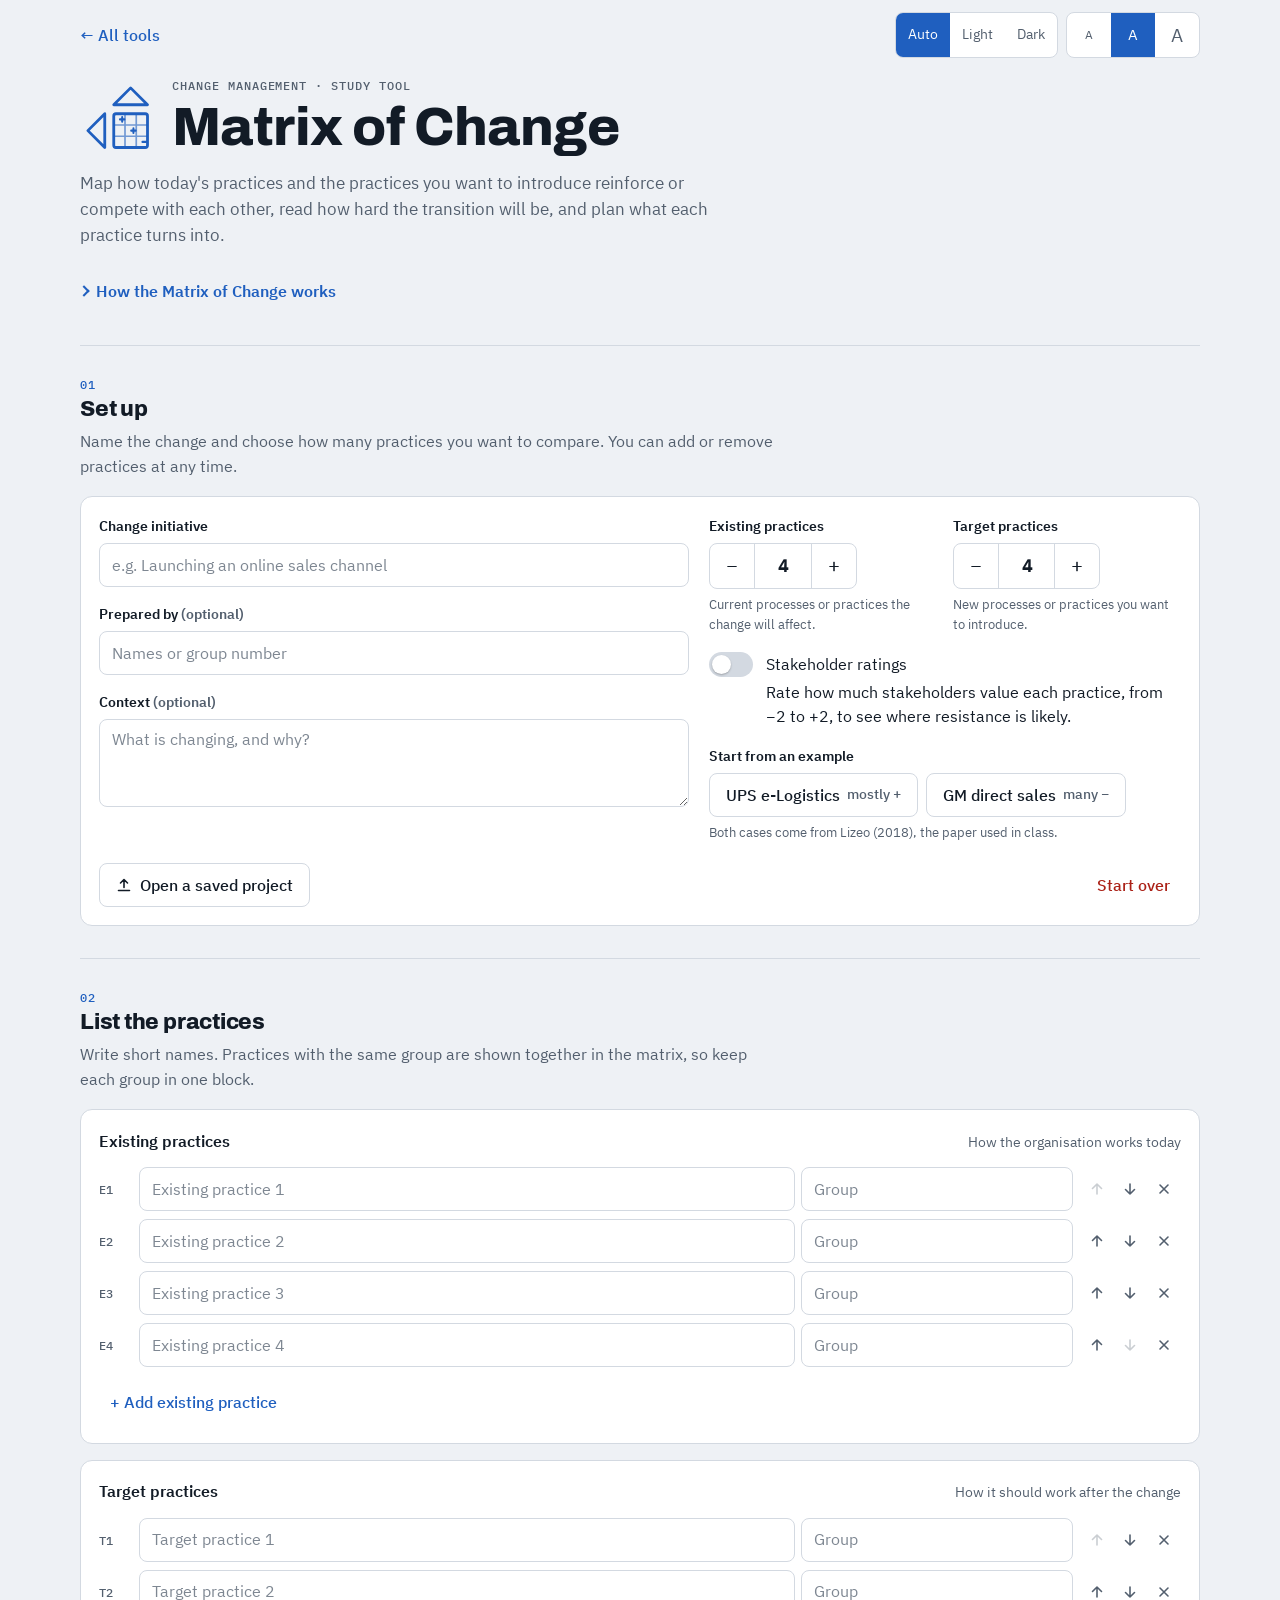
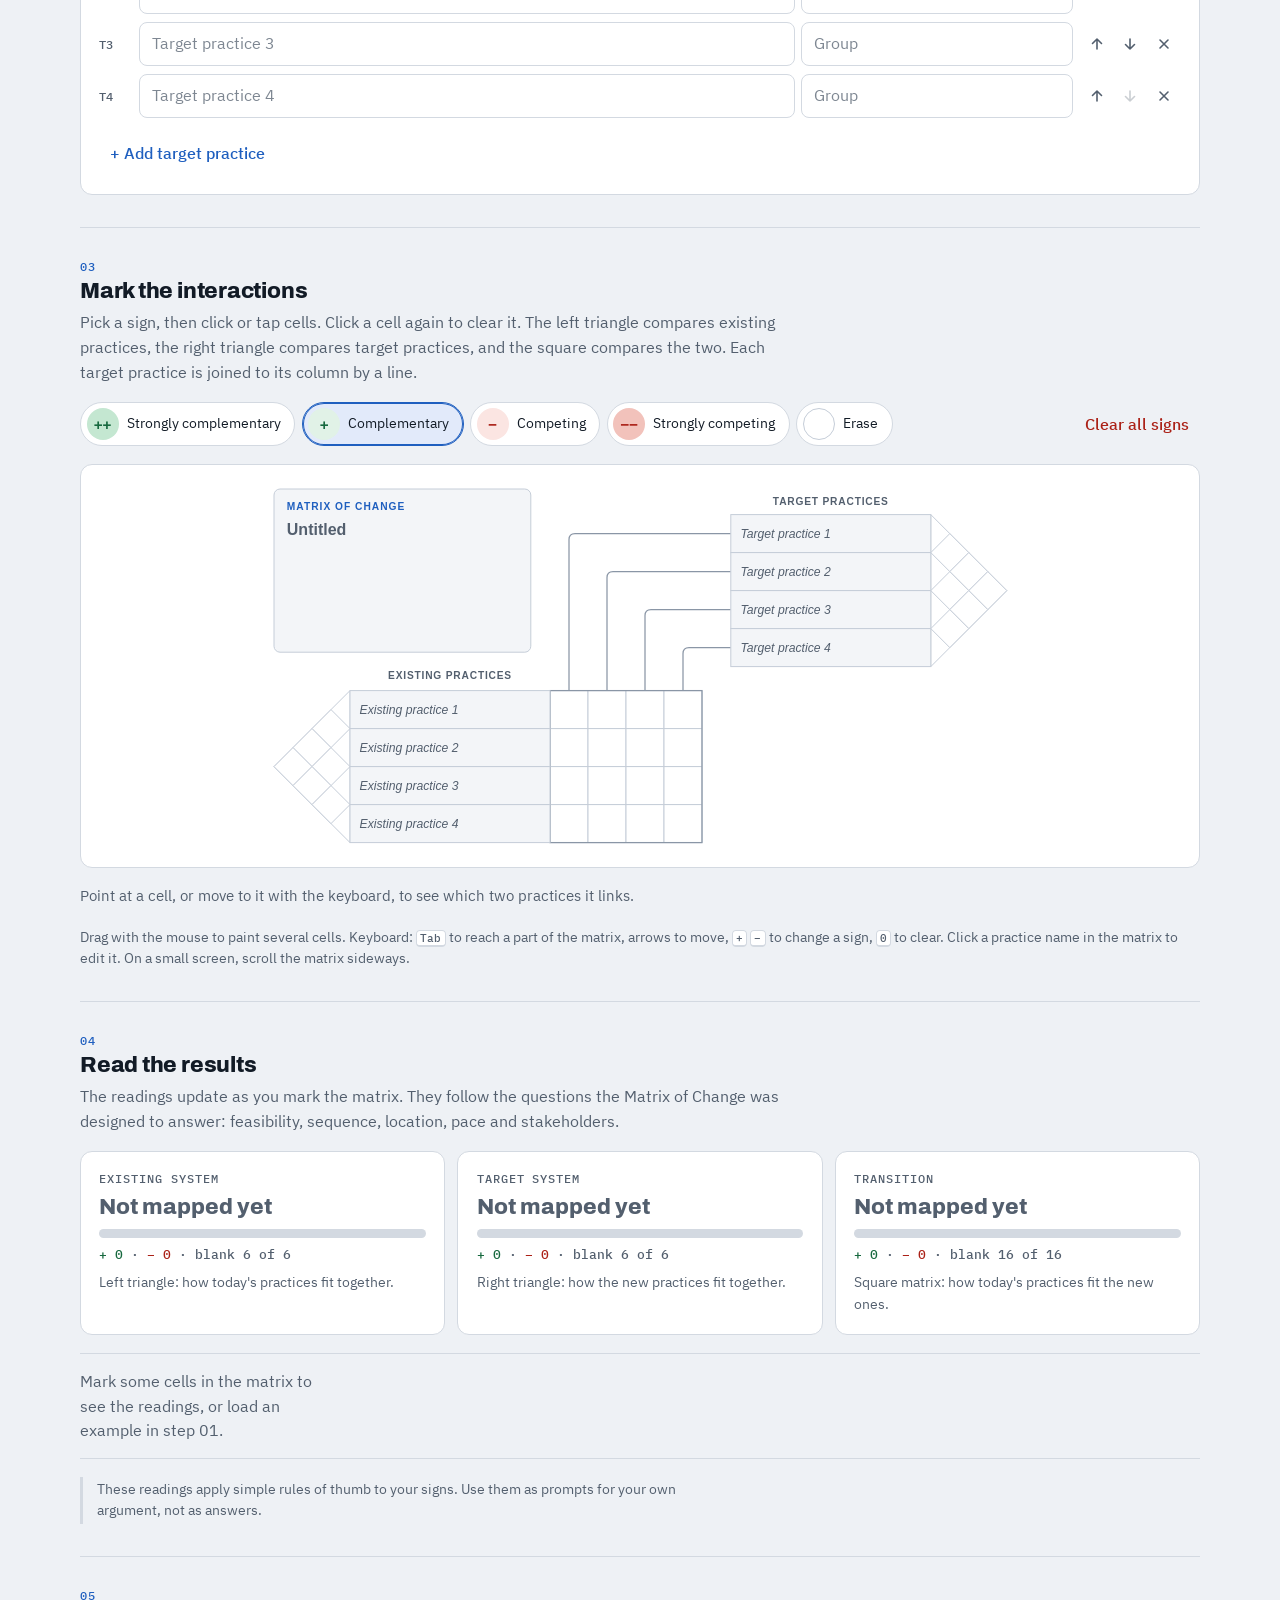
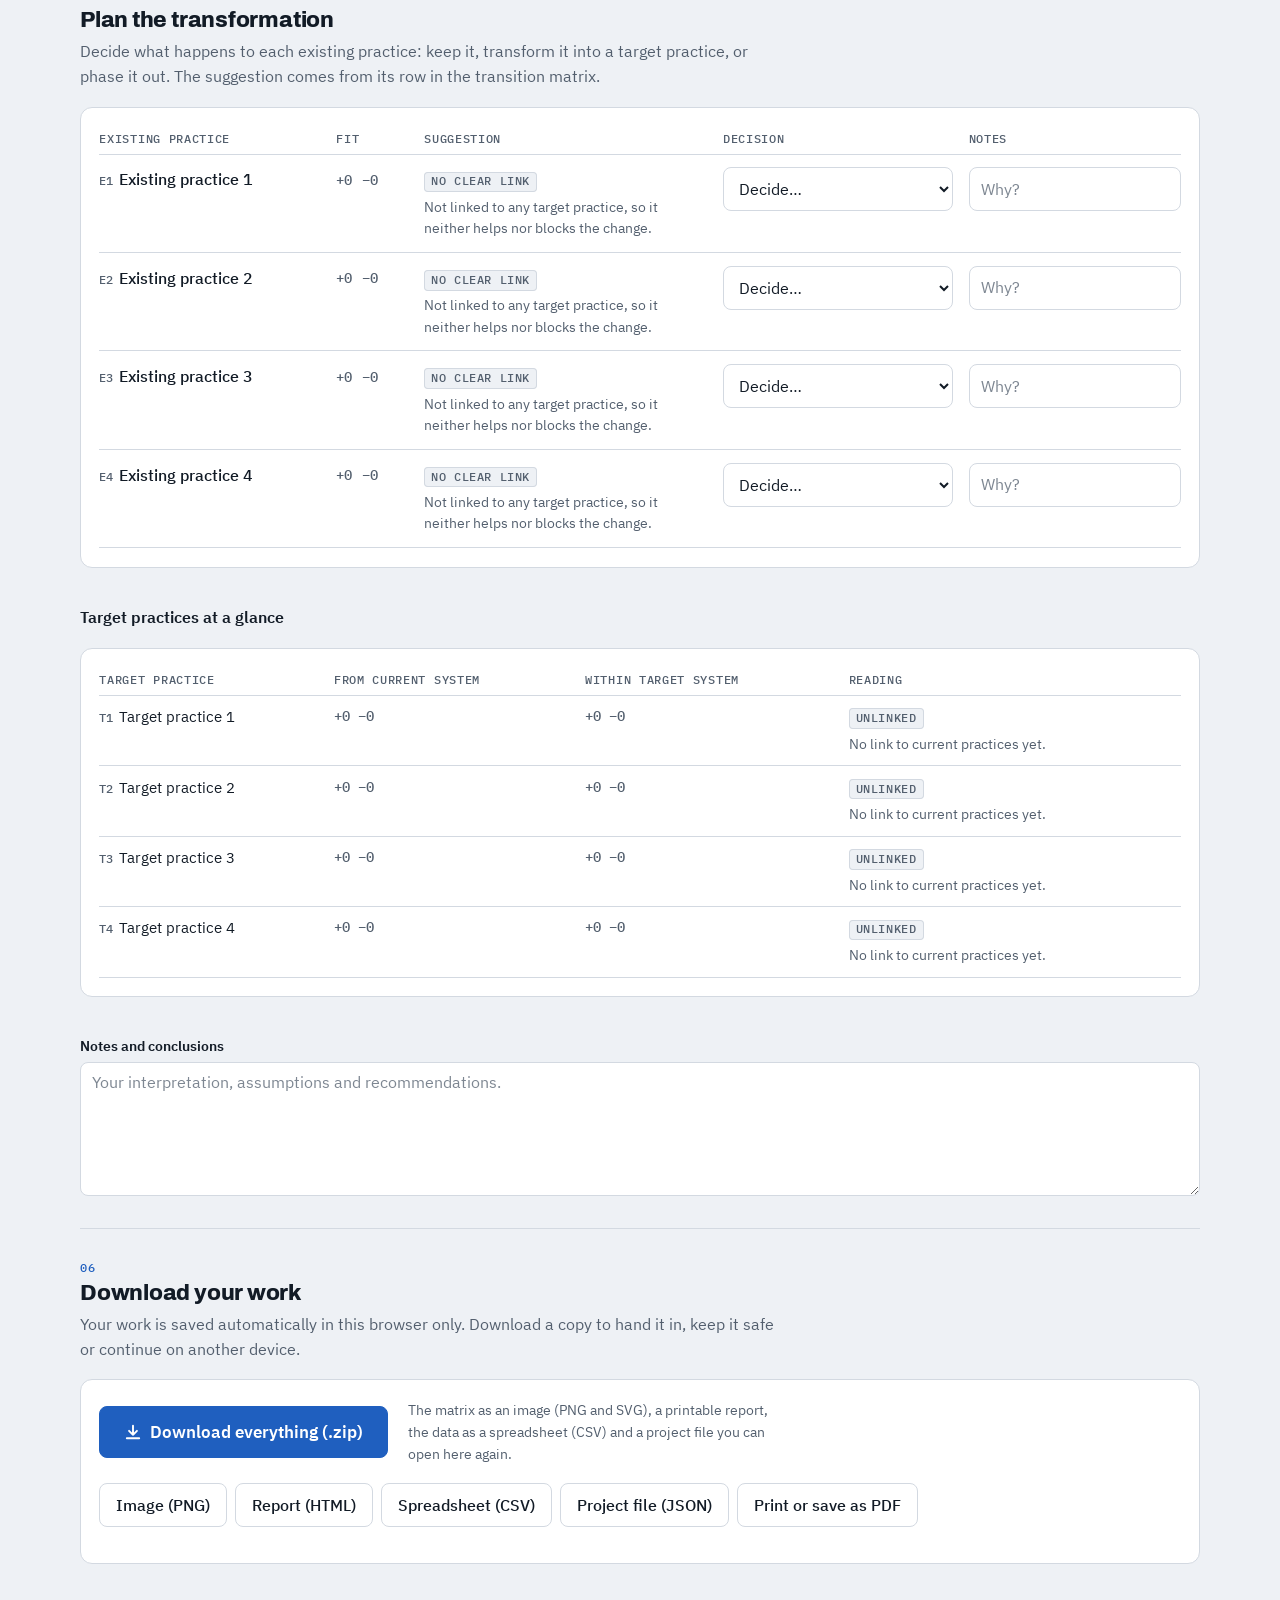
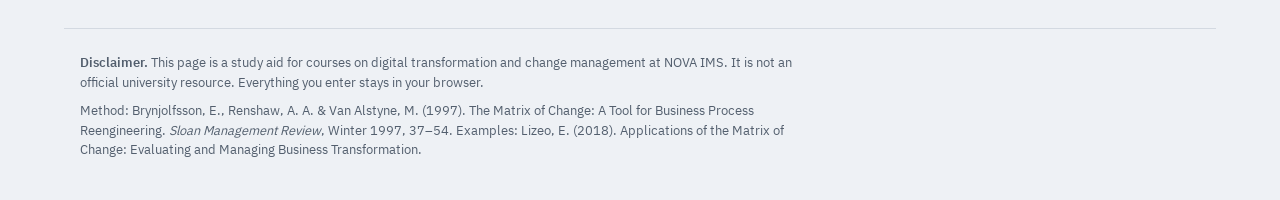
<file: matrix-of-change/index.html>
<!doctype html>
<html lang="en">
<head>
  <meta charset="utf-8">
  <meta name="viewport" content="width=device-width, initial-scale=1, viewport-fit=cover">
  <title>Matrix of Change</title>
  <meta name="description" content="Build a Matrix of Change: map how existing and target practices reinforce or compete with each other, read the transition, plan the change and download your work.">
  <meta name="color-scheme" content="light dark">
  <script>
    // Apply the saved theme and text size before first paint (shared with the study quiz on the same site).
    (function () {
      var root = document.documentElement;
      try {
        var theme = JSON.parse(localStorage.getItem("cmq.theme"));
        if (theme === "light" || theme === "dark") root.dataset.theme = theme;
        var font = JSON.parse(localStorage.getItem("cmq.font"));
        root.dataset.font = font === "s" || font === "l" ? font : "m";
      } catch (e) {
        root.dataset.font = "m";
      }
    })();
  </script>
  <style>
    /* Fonts are optional: if ../fonts/ is not next to this page, system fonts are used. */
    @font-face { font-family: "Archivo"; src: url("../fonts/Archivo-ExtraBold.woff2") format("woff2"); font-weight: 800; font-display: swap; }
    @font-face { font-family: "IBM Plex Sans"; src: url("../fonts/IBMPlexSans-Regular.woff2") format("woff2"); font-weight: 400; font-display: swap; }
    @font-face { font-family: "IBM Plex Sans"; src: url("../fonts/IBMPlexSans-Medium.woff2") format("woff2"); font-weight: 500; font-display: swap; }
    @font-face { font-family: "IBM Plex Sans"; src: url("../fonts/IBMPlexSans-SemiBold.woff2") format("woff2"); font-weight: 600 700; font-display: swap; }
    @font-face { font-family: "IBM Plex Mono"; src: url("../fonts/IBMPlexMono-Medium.woff2") format("woff2"); font-weight: 500; font-display: swap; }

    :root {
      --bg: #eef1f5;
      --surface: #ffffff;
      --ink: #121b26;
      --muted: #535f6e;
      --line: #d3d9e1;
      --accent: #1f5fbf;
      --accent-soft: #e2eafa;
      --on-accent: #ffffff;
      --good: #17693f;
      --good-soft: #e0f2e7;
      --bad: #ab2117;
      --bad-soft: #fbe6e4;
      --amber: #8a5a00;
      --amber-soft: #fdf3dc;
      --bar-p1: #86c7a1;
      --bar-n1: #e79a92;
      /* Matrix palette */
      --m-surface: #ffffff;
      --m-ink: #121b26;
      --m-muted: #535f6e;
      --m-grid: #c5cdd8;
      --m-gridStrong: #8a96a6;
      --m-label: #f3f5f8;
      --m-group: #e7ebf1;
      --m-pos1: #e1f2e7;
      --m-pos2: #c4e7d1;
      --m-neg1: #fbe5e2;
      --m-neg2: #f2c2bb;
      --m-posInk: #17693f;
      --m-negInk: #ab2117;
      --m-accent: #1f5fbf;
      --m-hl: #e2eafa;
      --display: "Archivo", "Arial Narrow", system-ui, sans-serif;
      --body: "IBM Plex Sans", system-ui, -apple-system, "Segoe UI", Roboto, sans-serif;
      --mono: "IBM Plex Mono", ui-monospace, SFMono-Regular, Menlo, Consolas, monospace;
      --tap: max(44px, 2.75rem);
      color-scheme: light;
    }
    @media (prefers-color-scheme: dark) {
      :root:not([data-theme="light"]) {
        --bg: #0e141c; --surface: #161f2a; --ink: #e7ecf2; --muted: #9eaab9; --line: #2a3646;
        --accent: #84aaff; --accent-soft: #1b2847; --on-accent: #0b1322;
        --good: #5ccf96; --good-soft: #13301f; --bad: #f4847a; --bad-soft: #3a1714;
        --amber: #f2c230; --amber-soft: #2f260c; --bar-p1: #2f7a52; --bar-n1: #8a3a33;
        --m-surface: #161f2a; --m-ink: #e7ecf2; --m-muted: #9eaab9; --m-grid: #34445a; --m-gridStrong: #61738c;
        --m-label: #1c2735; --m-group: #222f40; --m-pos1: #173524; --m-pos2: #1f5a3a; --m-neg1: #3b1a17; --m-neg2: #632620;
        --m-posInk: #72dea8; --m-negInk: #ff9a90; --m-accent: #84aaff; --m-hl: #1b2847;
        color-scheme: dark;
      }
    }
    :root[data-theme="dark"] {
      --bg: #0e141c; --surface: #161f2a; --ink: #e7ecf2; --muted: #9eaab9; --line: #2a3646;
      --accent: #84aaff; --accent-soft: #1b2847; --on-accent: #0b1322;
      --good: #5ccf96; --good-soft: #13301f; --bad: #f4847a; --bad-soft: #3a1714;
      --amber: #f2c230; --amber-soft: #2f260c; --bar-p1: #2f7a52; --bar-n1: #8a3a33;
      --m-surface: #161f2a; --m-ink: #e7ecf2; --m-muted: #9eaab9; --m-grid: #34445a; --m-gridStrong: #61738c;
      --m-label: #1c2735; --m-group: #222f40; --m-pos1: #173524; --m-pos2: #1f5a3a; --m-neg1: #3b1a17; --m-neg2: #632620;
      --m-posInk: #72dea8; --m-negInk: #ff9a90; --m-accent: #84aaff; --m-hl: #1b2847;
      color-scheme: dark;
    }

    /* Text size: Small 14px, Medium 16px, Large 19px. Everything is sized in rem, the matrix included. */
    html { font-size: 100%; -webkit-text-size-adjust: 100%; text-size-adjust: 100%; }
    html[data-font="s"] { font-size: 87.5%; }
    html[data-font="l"] { font-size: 118.75%; }

    *, *::before, *::after { box-sizing: border-box; }
    [hidden] { display: none !important; }
    body {
      margin: 0;
      background: var(--bg);
      color: var(--ink);
      font: 400 1rem/1.55 var(--body);
      overflow-wrap: break-word;
      min-height: 100vh;
    }
    h1, h2, h3 { margin: 0; text-wrap: balance; }
    h1, h2 { font-family: var(--display); font-weight: 800; letter-spacing: -0.01em; }
    h1 { font-size: clamp(2.2rem, 7vw, 3.4rem); line-height: 1; }
    h2 { font-size: 1.4rem; line-height: 1.2; }
    h3 { font-size: 1rem; font-weight: 600; }
    p { margin: 0; }
    button, input, textarea, select { font: inherit; color: inherit; }
    :focus-visible { outline: 2px solid var(--accent); outline-offset: 2px; }
    kbd { font: 500 0.8em var(--mono); border: 1px solid var(--line); border-bottom-width: 2px; border-radius: 4px; padding: 0 0.3em; background: var(--surface); }

    .wrap {
      width: 100%;
      max-width: 72rem;
      margin-inline: auto;
      padding-left: max(16px, env(safe-area-inset-left, 0px));
      padding-right: max(16px, env(safe-area-inset-right, 0px));
    }
    .visually-hidden { position: absolute !important; width: 1px; height: 1px; overflow: hidden; clip: rect(0 0 0 0); white-space: nowrap; }
    .skip-link { position: absolute; left: 0.5rem; top: -4rem; background: var(--accent); color: var(--on-accent); padding: 0.5rem 0.75rem; border-radius: 8px; z-index: 20; }
    .skip-link:focus { top: 0.5rem; }
    .eyebrow { font: 500 0.75rem/1.3 var(--mono); text-transform: uppercase; letter-spacing: 0.08em; color: var(--muted); }
    .muted { color: var(--muted); }
    .small { font-size: 0.875rem; }
    .mono { font-family: var(--mono); font-variant-numeric: tabular-nums; }

    /* Buttons */
    .btn {
      display: inline-flex; align-items: center; justify-content: center; gap: 0.45rem;
      min-height: var(--tap); padding: 0.5rem 1rem;
      border: 1px solid var(--line); border-radius: 8px;
      background: var(--surface); color: var(--ink);
      font-weight: 500; text-align: center; cursor: pointer;
      transition: border-color 0.15s ease, background-color 0.15s ease;
    }
    .btn svg { flex: none; }
    .btn.primary { background: var(--accent); border-color: var(--accent); color: var(--on-accent); font-weight: 600; }
    .btn.big { min-height: 3.25rem; padding-inline: 1.5rem; font-size: 1.05rem; }
    .btn.quiet { border-color: transparent; background: transparent; color: var(--accent); padding-inline: 0.6rem; }
    .btn.danger { color: var(--bad); }
    .btn:disabled { opacity: 0.45; cursor: default; }
    @media (hover: hover) {
      .btn:not(:disabled):hover { border-color: var(--accent); }
      .btn.primary:not(:disabled):hover { filter: brightness(1.08); }
      .btn.quiet:not(:disabled):hover { background: var(--accent-soft); border-color: transparent; }
    }

    /* Segmented controls (theme, text size) */
    .seg { display: inline-flex; border: 1px solid var(--line); border-radius: 8px; overflow: hidden; background: var(--surface); }
    .seg button { min-height: var(--tap); min-width: var(--tap); padding: 0 0.75rem; border: 0; background: transparent; color: var(--muted); font-size: 0.85rem; cursor: pointer; }
    .seg button[aria-pressed="true"] { background: var(--accent); color: var(--on-accent); }
    @media (hover: hover) { .seg button:not([aria-pressed="true"]):hover { color: var(--ink); background: var(--bg); } }
    .font-size button { padding: 0; line-height: 1; }
    .fs-s { font-size: 12px; } .fs-m { font-size: 15px; } .fs-l { font-size: 19px; }

    .prefs { display: flex; flex-wrap: wrap; justify-content: flex-end; gap: 0.5rem; padding-block: 0.75rem 0; }
    .home-link { margin-right: auto; align-self: center; display: inline-flex; align-items: center; min-height: var(--tap); color: var(--accent); font-weight: 500; text-decoration: none; }
    @media (hover: hover) { .home-link:hover { text-decoration: underline; text-underline-offset: 3px; } }

    /* Header */
    .hero { display: grid; grid-template-columns: auto 1fr; gap: 0.4rem 1.25rem; align-items: center; padding-block: 1.25rem 2rem; }
    .hero .mark { grid-row: 1 / span 2; width: clamp(3.25rem, 9vw, 4.5rem); height: auto; color: var(--accent); }
    .hero .lead { grid-column: 1 / -1; color: var(--muted); max-width: 64ch; font-size: 1.05rem; margin-top: 0.6rem; }
    .how { grid-column: 1 / -1; margin-top: 0.9rem; max-width: 64rem; }
    .how summary {
      display: inline-flex; align-items: center; gap: 0.5rem; min-height: var(--tap);
      cursor: pointer; color: var(--accent); font-weight: 600; list-style: none;
    }
    .how summary::-webkit-details-marker { display: none; }
    .how summary::before { content: ""; width: 0.5rem; height: 0.5rem; border-right: 2px solid currentColor; border-bottom: 2px solid currentColor; transform: rotate(-45deg); transition: transform 0.15s ease; }
    .how[open] summary::before { transform: rotate(45deg); }
    .how-body { display: grid; gap: 1.25rem; grid-template-columns: repeat(auto-fit, minmax(min(100%, 19rem), 1fr)); padding: 1.1rem 1.25rem; margin-top: 0.4rem; background: var(--surface); border: 1px solid var(--line); border-radius: 12px; }
    .how-body ol { margin: 0; padding-left: 1.2rem; display: grid; gap: 0.5rem; }
    .how-body p { color: var(--muted); font-size: 0.92rem; }
    .how-body .sym-list { list-style: none; padding: 0; margin: 0.25rem 0 0.75rem; display: grid; gap: 0.45rem; }
    .how-body .sym-list li { display: grid; grid-template-columns: 2.2rem 1fr; gap: 0.6rem; align-items: start; font-size: 0.92rem; }

    /* Steps */
    main { padding-bottom: 2rem; }
    .step { display: grid; gap: 1.1rem; padding-block: 2rem; border-top: 1px solid var(--line); min-width: 0; }
    .step-head { display: grid; gap: 0.35rem; }
    .step-head .num { font: 500 0.78rem/1 var(--mono); color: var(--accent); letter-spacing: 0.06em; }
    .step-head .sub { color: var(--muted); max-width: 70ch; }
    .card { background: var(--surface); border: 1px solid var(--line); border-radius: 12px; padding: 1.15rem; min-width: 0; }

    /* Fields */
    .field { display: grid; gap: 0.35rem; min-width: 0; align-content: start; }
    .field .lbl { font-weight: 600; font-size: 0.9rem; }
    .field .hint { font-size: 0.82rem; color: var(--muted); }
    .in {
      width: 100%; min-height: var(--tap); padding: 0.5rem 0.7rem;
      border: 1px solid var(--line); border-radius: 8px;
      background: var(--surface); color: var(--ink);
    }
    .in::placeholder { color: var(--muted); opacity: 0.75; }
    .in:focus-visible { outline: 2px solid var(--accent); outline-offset: -1px; border-color: var(--accent); }
    textarea.in { resize: vertical; min-height: 5.5rem; line-height: 1.45; }
    select.in { padding-right: 0.4rem; cursor: pointer; }

    .setup { display: grid; gap: 1.25rem; grid-template-columns: minmax(0, 1.25fr) minmax(0, 1fr); }
    @media (max-width: 52rem) { .setup { grid-template-columns: 1fr; } }
    .setup-col { display: grid; gap: 1rem; align-content: start; }
    .counts { display: grid; gap: 1rem; grid-template-columns: repeat(auto-fit, minmax(min(100%, 12.5rem), 1fr)); }
    .stepper { display: inline-flex; align-items: stretch; width: max-content; border: 1px solid var(--line); border-radius: 8px; overflow: hidden; background: var(--surface); }
    .stepper button { width: var(--tap); min-height: var(--tap); border: 0; background: transparent; color: var(--ink); font-size: 1.25rem; line-height: 1; cursor: pointer; }
    .stepper button:disabled { color: var(--muted); opacity: 0.4; cursor: default; }
    @media (hover: hover) { .stepper button:not(:disabled):hover { background: var(--accent-soft); color: var(--accent); } }
    .stepper input { width: 3.6rem; border: 0; border-inline: 1px solid var(--line); background: transparent; text-align: center; font: 600 1.05rem var(--mono); -moz-appearance: textfield; appearance: textfield; }
    .stepper input::-webkit-outer-spin-button, .stepper input::-webkit-inner-spin-button { -webkit-appearance: none; margin: 0; }
    .stepper input:focus-visible { outline: 2px solid var(--accent); outline-offset: -2px; }

    .switch { display: grid; grid-template-columns: auto 1fr; gap: 0.15rem 0.8rem; align-items: center; cursor: pointer; }
    .switch input {
      appearance: none; -webkit-appearance: none; margin: 0; flex: none;
      width: 2.75rem; height: 1.6rem; border-radius: 999px; background: var(--line);
      position: relative; cursor: pointer; transition: background-color 0.15s ease;
    }
    .switch input::after { content: ""; position: absolute; top: 0.2rem; left: 0.2rem; width: 1.2rem; height: 1.2rem; border-radius: 50%; background: #fff; box-shadow: 0 1px 2px rgb(0 0 0 / 0.25); transition: transform 0.15s ease; }
    .switch input:checked { background: var(--accent); }
    .switch input:checked::after { transform: translateX(1.15rem); }
    .switch .hint { grid-column: 2; }

    .actions { display: flex; flex-wrap: wrap; gap: 0.5rem; align-items: center; }
    .actions .sep { flex: 1 1 auto; }

    /* Practice lists */
    .lists { display: grid; gap: 1rem; }
    .list-card { display: grid; gap: 0.85rem; align-content: start; }
    .list-head { display: flex; flex-wrap: wrap; align-items: baseline; justify-content: space-between; gap: 0.25rem 1rem; }
    .list-head p { font-size: 0.85rem; color: var(--muted); }
    .prac-list { list-style: none; margin: 0; padding: 0; display: grid; gap: 0.5rem; }
    .prac {
      display: grid; gap: 0.4rem; align-items: center;
      grid-template-columns: 2.1rem minmax(0, 1fr) minmax(8rem, 17rem) 5rem auto;
      grid-template-areas: "code name group rate act";
    }
    .prac .code { grid-area: code; font: 500 0.78rem var(--mono); color: var(--muted); }
    .prac .pname { grid-area: name; }
    .prac .pgroup { grid-area: group; }
    .prac .prate { grid-area: rate; }
    .prac .pact { grid-area: act; display: flex; }
    .no-ratings .prac { grid-template-columns: 2.1rem minmax(0, 1fr) minmax(8rem, 17rem) auto; grid-template-areas: "code name group act"; }
    .no-ratings .prate, .no-ratings .rate-col { display: none; }
    @media (max-width: 36rem) {
      .prac { grid-template-columns: 2rem minmax(0, 1fr) 4.75rem auto; grid-template-areas: "code name name name" ". group rate act"; row-gap: 0.35rem; padding-bottom: 0.6rem; border-bottom: 1px dashed var(--line); }
      .no-ratings .prac { grid-template-columns: 2rem minmax(0, 1fr) auto; grid-template-areas: "code name name" ". group act"; }
      .prac:last-child { border-bottom: 0; padding-bottom: 0; }
    }
    .ico {
      display: inline-grid; place-items: center; width: 2.1rem; height: 2.1rem; padding: 0;
      border: 0; border-radius: 6px; background: transparent; color: var(--muted); cursor: pointer;
    }
    .ico:disabled { opacity: 0.3; cursor: default; }
    @media (hover: hover) { .ico:not(:disabled):hover { background: var(--accent-soft); color: var(--accent); } .ico.del:not(:disabled):hover { background: var(--bad-soft); color: var(--bad); } }
    @media (pointer: coarse) { .ico { width: var(--tap); height: var(--tap); } }

    /* Brush toolbar */
    .toolbar { display: flex; flex-wrap: wrap; align-items: center; justify-content: space-between; gap: 0.75rem 1rem; }
    .brushes { display: flex; flex-wrap: wrap; gap: 0.4rem; }
    .brush {
      display: inline-flex; align-items: center; gap: 0.5rem; min-height: var(--tap);
      padding: 0.3rem 0.85rem 0.3rem 0.35rem; border: 1px solid var(--line); border-radius: 999px;
      background: var(--surface); color: var(--ink); font-size: 0.88rem; cursor: pointer;
    }
    .brush[aria-pressed="true"] { border-color: var(--accent); background: var(--accent-soft); box-shadow: inset 0 0 0 1px var(--accent); }
    @media (hover: hover) { .brush:not([aria-pressed="true"]):hover { border-color: var(--accent); } }
    .sw { display: inline-grid; place-items: center; min-width: 2rem; height: 2rem; padding-inline: 0.3rem; border-radius: 999px; font: 700 0.95rem/1 Arial, sans-serif; border: 1px solid var(--m-grid); background: var(--m-surface); color: var(--m-muted); }
    .sw.p2 { background: var(--m-pos2); color: var(--m-posInk); border-color: transparent; }
    .sw.p1 { background: var(--m-pos1); color: var(--m-posInk); border-color: transparent; }
    .sw.n1 { background: var(--m-neg1); color: var(--m-negInk); border-color: transparent; }
    .sw.n2 { background: var(--m-neg2); color: var(--m-negInk); border-color: transparent; }
    .hint-line { font-size: 0.85rem; color: var(--muted); }
    .kbd-hint { display: none; }
    @media (hover: hover) and (pointer: fine) { .kbd-hint { display: inline; } }

    .matrix-scroll {
      overflow: auto; background: var(--m-surface); border: 1px solid var(--line); border-radius: 12px;
      padding: 0.5rem; -webkit-overflow-scrolling: touch; overscroll-behavior-x: contain;
    }
    .matrix-scroll svg { display: block; margin-inline: auto; max-width: none; user-select: none; -webkit-user-select: none; -webkit-tap-highlight-color: transparent; }
    .inspect { min-height: 1.6em; font-size: 0.92rem; color: var(--muted); }
    .inspect b { color: var(--ink); font-weight: 600; }
    .inspect .pos { color: var(--good); font-weight: 600; }
    .inspect .neg { color: var(--bad); font-weight: 600; }
    .legend { display: flex; flex-wrap: wrap; gap: 0.35rem 1.25rem; font-size: 0.82rem; color: var(--muted); }
    .legend span b { font-family: Arial, sans-serif; }
    .g-keep { color: var(--good); } .g-transform { color: var(--accent); } .g-phaseout { color: var(--bad); }

    /* Analysis */
    .summary { display: grid; gap: 0.75rem; grid-template-columns: repeat(auto-fit, minmax(min(100%, 16rem), 1fr)); }
    .sum-card { display: grid; gap: 0.55rem; align-content: start; }
    .verdict { font: 800 1.35rem/1.15 var(--display); }
    .verdict.good { color: var(--good); } .verdict.mid { color: var(--amber); } .verdict.bad { color: var(--bad); } .verdict.none { color: var(--muted); }
    .bar { display: flex; height: 0.55rem; border-radius: 999px; overflow: hidden; background: var(--line); }
    .bar span { display: block; height: 100%; }
    .b-p2 { background: var(--good); } .b-p1 { background: var(--bar-p1); } .b-0 { background: var(--line); } .b-n1 { background: var(--bar-n1); } .b-n2 { background: var(--bad); }
    .tally { font: 500 0.82rem var(--mono); color: var(--muted); }
    .tally .pos { color: var(--good); } .tally .neg { color: var(--bad); }
    .guide { list-style: none; margin: 0; padding: 0; border-top: 1px solid var(--line); }
    .guide li { display: grid; grid-template-columns: minmax(0, 15rem) minmax(0, 1fr); gap: 0.35rem 1.5rem; padding-block: 0.95rem; border-bottom: 1px solid var(--line); }
    .guide h3 { font-size: 0.95rem; }
    .guide p { max-width: 75ch; }
    .guide p strong { font-weight: 600; }
    @media (max-width: 42rem) { .guide li { grid-template-columns: 1fr; } }
    .empty { padding: 1rem 1.1rem; border: 1px dashed var(--line); border-radius: 10px; color: var(--muted); }
    .note { border-left: 3px solid var(--line); padding: 0.15rem 0 0.15rem 0.85rem; color: var(--muted); font-size: 0.85rem; max-width: 75ch; }

    /* Plan */
    .plan { display: grid; }
    .plan-head, .prow {
      display: grid; gap: 0.5rem 1rem; align-items: start;
      grid-template-columns: minmax(0, 1.25fr) 4.5rem minmax(0, 1.6fr) minmax(0, 1.3fr) minmax(0, 1.2fr);
      padding-block: 0.8rem; border-bottom: 1px solid var(--line);
    }
    .plan-head { font: 500 0.72rem/1.3 var(--mono); text-transform: uppercase; letter-spacing: 0.06em; color: var(--muted); padding-block: 0.4rem; }
    .prow .nm { font-weight: 500; }
    .prow .code, .ttable .code { font: 500 0.78rem var(--mono); color: var(--muted); margin-right: 0.35rem; }
    .fit { display: flex; gap: 0.6rem; font: 500 0.9rem var(--mono); padding-top: 0.15rem; }
    .fit .pos { color: var(--good); } .fit .neg { color: var(--bad); } .fit .zero { color: var(--muted); }
    .why { display: block; font-size: 0.85rem; color: var(--muted); margin-top: 0.3rem; }
    .dec { display: grid; gap: 0.4rem; }
    .cell-lbl { display: none; font: 500 0.7rem/1.3 var(--mono); text-transform: uppercase; letter-spacing: 0.06em; color: var(--muted); margin-bottom: 0.2rem; }
    @media (max-width: 58rem) {
      .plan-head { display: none; }
      .prow { grid-template-columns: minmax(0, 1fr) auto; grid-template-areas: "name fit" "sug sug" "dec dec" "note note"; }
      .prow > .c-name { grid-area: name; } .prow > .c-fit { grid-area: fit; } .prow > .c-sug { grid-area: sug; } .prow > .c-dec { grid-area: dec; } .prow > .c-note { grid-area: note; }
      .cell-lbl { display: block; }
      .c-name .cell-lbl, .c-fit .cell-lbl { display: none; }
    }
    .tag { display: inline-block; font: 500 0.72rem/1.3 var(--mono); text-transform: uppercase; letter-spacing: 0.05em; padding: 0.18rem 0.45rem; border-radius: 4px; }
    .tag.leverage { background: var(--good-soft); color: var(--good); }
    .tag.phaseout { background: var(--bad-soft); color: var(--bad); }
    .tag.redesign { background: var(--amber-soft); color: var(--amber); }
    .tag.neutral { background: var(--bg); color: var(--muted); box-shadow: inset 0 0 0 1px var(--line); }
    .sub-h { margin-top: 1.25rem; }
    .ttable { width: 100%; border-collapse: collapse; font-size: 0.92rem; }
    .ttable th { text-align: left; font: 500 0.72rem/1.3 var(--mono); text-transform: uppercase; letter-spacing: 0.06em; color: var(--muted); padding: 0.4rem 0.75rem 0.4rem 0; border-bottom: 1px solid var(--line); }
    .ttable td { padding: 0.65rem 0.75rem 0.65rem 0; border-bottom: 1px solid var(--line); vertical-align: top; }
    .ttable td.num { font: 500 0.9rem var(--mono); white-space: nowrap; }
    .table-scroll { overflow-x: auto; }
    @media (max-width: 40rem) { .ttable .why { display: none; } }

    /* Download */
    .dl { display: grid; gap: 1.1rem; }
    .dl-main { display: flex; flex-wrap: wrap; align-items: center; gap: 0.75rem 1.25rem; }
    .dl-main p { color: var(--muted); font-size: 0.9rem; max-width: 46ch; }
    .dl-more { display: flex; flex-wrap: wrap; gap: 0.5rem; }
    .saved { font-size: 0.82rem; color: var(--muted); }

    .site-footer { border-top: 1px solid var(--line); padding-block: 1.5rem calc(2.5rem + env(safe-area-inset-bottom, 0px)); color: var(--muted); font-size: 0.8rem; display: grid; gap: 0.5rem; }
    .site-footer p { max-width: 90ch; }

    .toast {
      position: fixed; left: 50%; bottom: calc(1.25rem + env(safe-area-inset-bottom, 0px)); transform: translateX(-50%) translateY(1rem);
      max-width: calc(100vw - 32px); padding: 0.65rem 1rem; border-radius: 10px;
      background: var(--ink); color: var(--bg); font-size: 0.9rem; box-shadow: 0 6px 24px rgb(0 0 0 / 0.2);
      opacity: 0; pointer-events: none; transition: opacity 0.2s ease, transform 0.2s ease; z-index: 30;
    }
    .toast.show { opacity: 1; transform: translateX(-50%) translateY(0); }

    /* Matrix SVG styles live in a <style> element generated by the script, so the downloaded image uses the same rules. */

    @media (prefers-reduced-motion: reduce) { * { transition: none !important; } }
    @media print {
      .prefs, .toolbar, .hint-line, .actions, .dl, .how summary, .ico, .skip-link, .toast { display: none !important; }
      body { background: #fff; }
      .step { break-inside: avoid-page; }
    }
  </style>
</head>
<body>
  <a class="skip-link" href="#main">Skip to content</a>

  <div class="prefs wrap">
    <a class="home-link" href="../">&larr; All tools</a>
    <div class="seg" role="group" aria-label="Theme">
      <button type="button" data-theme-choice="auto" aria-pressed="true">Auto</button>
      <button type="button" data-theme-choice="light" aria-pressed="false">Light</button>
      <button type="button" data-theme-choice="dark" aria-pressed="false">Dark</button>
    </div>
    <div class="seg font-size" role="group" aria-label="Text size">
      <button type="button" data-font="s" aria-label="Small text" aria-pressed="false"><span class="fs-s">A</span></button>
      <button type="button" data-font="m" aria-label="Medium text" aria-pressed="true"><span class="fs-m">A</span></button>
      <button type="button" data-font="l" aria-label="Large text" aria-pressed="false"><span class="fs-l">A</span></button>
    </div>
  </div>

  <header class="wrap hero">
    <svg class="mark" viewBox="0 0 64 64" aria-hidden="true">
      <path d="M30 22 L45 7 L60 22 Z" fill="none" stroke="currentColor" stroke-width="2.5" stroke-linejoin="round"/>
      <path d="M22 30 L7 45 L22 60 Z" fill="none" stroke="currentColor" stroke-width="2.5" stroke-linejoin="round"/>
      <rect x="30" y="30" width="30" height="30" rx="2" fill="none" stroke="currentColor" stroke-width="2.5"/>
      <path d="M40 30v30M50 30v30M30 40h30M30 50h30" stroke="currentColor" stroke-width="1.5" opacity="0.6"/>
      <path d="M35.5 35h4M37.5 33v4M45.5 45h4M47.5 43v4M55.5 55h4" stroke="currentColor" stroke-width="1.8" stroke-linecap="round"/>
    </svg>
    <p class="eyebrow">Change management · Study tool</p>
    <h1>Matrix of Change</h1>
    <p class="lead">Map how today's practices and the practices you want to introduce reinforce or compete with each other, read how hard the transition will be, and plan what each practice turns into.</p>

    <details class="how">
      <summary>How the Matrix of Change works</summary>
      <div class="how-body">
        <div>
          <h3>Four steps</h3>
          <ol>
            <li><strong>List the practices.</strong> Existing practices describe how the organisation works today. Target practices describe how it should work after the change. Group related ones, for example Information systems, Services, Organisation.</li>
            <li><strong>Compare each system with itself.</strong> In the left triangle, mark how existing practices interact with each other. In the triangle on the right, next to the target practices, do the same for those. Each diamond is where the diagonals of two practices meet.</li>
            <li><strong>Compare the two systems.</strong> In the square transition matrix, mark how each existing practice (row) interacts with each target practice (column).</li>
            <li><strong>Read the result.</strong> Check coherence, where to start, greenfield or brownfield, and the pace of change. Then decide what to keep, transform or phase out.</li>
          </ol>
        </div>
        <div>
          <h3>Signs</h3>
          <ul class="sym-list">
            <li><span class="sw p1">+</span><span><strong>Complementary.</strong> Doing more of one practice makes the other more valuable.</span></li>
            <li><span class="sw n1">&minus;</span><span><strong>Competing.</strong> The two practices work against each other.</span></li>
            <li><span class="sw p2">++</span><span><strong>Strong</strong> versions of either sign, when you want to show intensity.</span></li>
            <li><span class="sw"></span><span><strong>Blank.</strong> No clear evidence either way.</span></li>
          </ul>
          <p>A plus sign does not mean an interaction is “good”, only that it is reinforcing. Try the UPS or GM example in step 01 to see a finished matrix.</p>
        </div>
      </div>
    </details>
  </header>

  <main id="main" class="wrap">
    <noscript><p class="empty">This tool needs JavaScript to run.</p></noscript>

    <!-- 01 Set up -->
    <section class="step" aria-labelledby="h-setup">
      <div class="step-head">
        <span class="num">01</span>
        <h2 id="h-setup">Set up</h2>
        <p class="sub">Name the change and choose how many practices you want to compare. You can add or remove practices at any time.</p>
      </div>
      <div class="card setup">
        <div class="setup-col">
          <label class="field">
            <span class="lbl">Change initiative</span>
            <input class="in" id="fTitle" type="text" maxlength="200" autocomplete="off" placeholder="e.g. Launching an online sales channel">
          </label>
          <label class="field">
            <span class="lbl">Prepared by <span class="muted">(optional)</span></span>
            <input class="in" id="fAuthor" type="text" maxlength="200" autocomplete="off" placeholder="Names or group number">
          </label>
          <label class="field">
            <span class="lbl">Context <span class="muted">(optional)</span></span>
            <textarea class="in" id="fDesc" maxlength="4000" rows="3" placeholder="What is changing, and why?"></textarea>
          </label>
        </div>
        <div class="setup-col">
          <div class="counts">
            <div class="field">
              <span class="lbl" id="lblCountEx">Existing practices</span>
              <div class="stepper">
                <button type="button" data-step="-1" data-kind="existing" aria-label="Fewer existing practices">&minus;</button>
                <input type="number" id="countEx" data-kind="existing" min="1" max="20" inputmode="numeric" aria-labelledby="lblCountEx">
                <button type="button" data-step="1" data-kind="existing" aria-label="More existing practices">+</button>
              </div>
              <span class="hint">Current processes or practices the change will affect.</span>
            </div>
            <div class="field">
              <span class="lbl" id="lblCountTg">Target practices</span>
              <div class="stepper">
                <button type="button" data-step="-1" data-kind="target" aria-label="Fewer target practices">&minus;</button>
                <input type="number" id="countTg" data-kind="target" min="1" max="20" inputmode="numeric" aria-labelledby="lblCountTg">
                <button type="button" data-step="1" data-kind="target" aria-label="More target practices">+</button>
              </div>
              <span class="hint">New processes or practices you want to introduce.</span>
            </div>
          </div>
          <label class="switch">
            <input type="checkbox" id="fRatings">
            <span class="lbl">Stakeholder ratings</span>
            <span class="hint">Rate how much stakeholders value each practice, from −2 to +2, to see where resistance is likely.</span>
          </label>
          <div class="field">
            <span class="lbl">Start from an example</span>
            <div class="actions">
              <button type="button" class="btn" data-example="ups">UPS e-Logistics <span class="muted small">mostly +</span></button>
              <button type="button" class="btn" data-example="gm">GM direct sales <span class="muted small">many &minus;</span></button>
            </div>
            <span class="hint">Both cases come from Lizeo (2018), the paper used in class.</span>
          </div>
        </div>
        <div class="actions" style="grid-column: 1 / -1">
          <button type="button" class="btn" id="btnOpen">
            <svg width="16" height="16" viewBox="0 0 16 16" aria-hidden="true"><path d="M8 10.5v-8M4.5 6 8 2.5 11.5 6M2.5 13.5h11" fill="none" stroke="currentColor" stroke-width="1.6" stroke-linecap="round" stroke-linejoin="round"/></svg>
            Open a saved project
          </button>
          <input type="file" id="fileOpen" accept=".json,.html,application/json,text/html" hidden>
          <span class="sep"></span>
          <button type="button" class="btn quiet danger" id="btnReset">Start over</button>
        </div>
      </div>
    </section>

    <!-- 02 Practices -->
    <section class="step" aria-labelledby="h-prac">
      <div class="step-head">
        <span class="num">02</span>
        <h2 id="h-prac">List the practices</h2>
        <p class="sub">Write short names. Practices with the same group are shown together in the matrix, so keep each group in one block.</p>
      </div>
      <div class="lists" id="lists">
        <div class="card list-card">
          <div class="list-head">
            <h3>Existing practices</h3>
            <p>How the organisation works today</p>
          </div>
          <ul class="prac-list" id="listEx" aria-label="Existing practices"></ul>
          <div><button type="button" class="btn quiet" data-add="existing">+ Add existing practice</button></div>
          <datalist id="dl-existing"></datalist>
        </div>
        <div class="card list-card">
          <div class="list-head">
            <h3>Target practices</h3>
            <p>How it should work after the change</p>
          </div>
          <ul class="prac-list" id="listTg" aria-label="Target practices"></ul>
          <div><button type="button" class="btn quiet" data-add="target">+ Add target practice</button></div>
          <datalist id="dl-target"></datalist>
        </div>
      </div>
    </section>

    <!-- 03 Matrix -->
    <section class="step" aria-labelledby="h-matrix">
      <div class="step-head">
        <span class="num">03</span>
        <h2 id="h-matrix">Mark the interactions</h2>
        <p class="sub">Pick a sign, then click or tap cells. Click a cell again to clear it. The left triangle compares existing practices, the right triangle compares target practices, and the square compares the two. Each target practice is joined to its column by a line.</p>
      </div>
      <div class="toolbar">
        <div class="brushes" role="group" aria-label="Sign to apply">
          <button type="button" class="brush" data-brush="2" aria-pressed="false"><span class="sw p2">++</span>Strongly complementary</button>
          <button type="button" class="brush" data-brush="1" aria-pressed="true"><span class="sw p1">+</span>Complementary</button>
          <button type="button" class="brush" data-brush="-1" aria-pressed="false"><span class="sw n1">&minus;</span>Competing</button>
          <button type="button" class="brush" data-brush="-2" aria-pressed="false"><span class="sw n2">&minus;&minus;</span>Strongly competing</button>
          <button type="button" class="brush" data-brush="0" aria-pressed="false"><span class="sw">&nbsp;</span>Erase</button>
        </div>
        <button type="button" class="btn quiet danger" id="btnClearSigns">Clear all signs</button>
      </div>
      <div class="matrix-scroll" id="matrixWrap"></div>
      <p class="inspect" id="inspect" aria-live="polite"></p>
      <p class="hint-line"><span class="kbd-hint">Drag with the mouse to paint several cells. Keyboard: <kbd>Tab</kbd> to reach a part of the matrix, arrows to move, <kbd>+</kbd> <kbd>&minus;</kbd> to change a sign, <kbd>0</kbd> to clear. </span>Click a practice name in the matrix to edit it. On a small screen, scroll the matrix sideways.</p>
      <p class="legend" id="planLegend"><span><b class="g-keep">✓</b> keep</span><span><b class="g-transform">→</b> transform into the target in the dashed cell</span><span><b class="g-phaseout">✕</b> phase out</span><span>Set these in step 05.</span></p>
    </section>

    <!-- 04 Analysis -->
    <section class="step" aria-labelledby="h-analysis">
      <div class="step-head">
        <span class="num">04</span>
        <h2 id="h-analysis">Read the results</h2>
        <p class="sub">The readings update as you mark the matrix. They follow the questions the Matrix of Change was designed to answer: feasibility, sequence, location, pace and stakeholders.</p>
      </div>
      <div class="summary" id="summary"></div>
      <ol class="guide" id="guide"></ol>
      <p class="note">These readings apply simple rules of thumb to your signs. Use them as prompts for your own argument, not as answers.</p>
    </section>

    <!-- 05 Plan -->
    <section class="step" aria-labelledby="h-plan">
      <div class="step-head">
        <span class="num">05</span>
        <h2 id="h-plan">Plan the transformation</h2>
        <p class="sub">Decide what happens to each existing practice: keep it, transform it into a target practice, or phase it out. The suggestion comes from its row in the transition matrix.</p>
      </div>
      <div class="card plan" id="plan"></div>
      <h3 class="sub-h">Target practices at a glance</h3>
      <div class="card table-scroll" id="targets"></div>
      <label class="field sub-h">
        <span class="lbl">Notes and conclusions</span>
        <textarea class="in" id="fNotes" rows="5" maxlength="20000" placeholder="Your interpretation, assumptions and recommendations."></textarea>
      </label>
    </section>

    <!-- 06 Download -->
    <section class="step" aria-labelledby="h-dl">
      <div class="step-head">
        <span class="num">06</span>
        <h2 id="h-dl">Download your work</h2>
        <p class="sub">Your work is saved automatically in this browser only. Download a copy to hand it in, keep it safe or continue on another device.</p>
      </div>
      <div class="card dl">
        <div class="dl-main">
          <button type="button" class="btn primary big" id="btnZip">
            <svg width="18" height="18" viewBox="0 0 16 16" aria-hidden="true"><path d="M8 2.5v8M4.5 7 8 10.5 11.5 7M2.5 13.5h11" fill="none" stroke="currentColor" stroke-width="1.7" stroke-linecap="round" stroke-linejoin="round"/></svg>
            Download everything (.zip)
          </button>
          <p>The matrix as an image (PNG and SVG), a printable report, the data as a spreadsheet (CSV) and a project file you can open here again.</p>
        </div>
        <div class="dl-more" aria-label="Download one file">
          <button type="button" class="btn" data-dl="png">Image (PNG)</button>
          <button type="button" class="btn" data-dl="report">Report (HTML)</button>
          <button type="button" class="btn" data-dl="csv">Spreadsheet (CSV)</button>
          <button type="button" class="btn" data-dl="json">Project file (JSON)</button>
          <button type="button" class="btn" data-dl="print">Print or save as PDF</button>
        </div>
        <p class="saved" id="savedAt" aria-live="polite"></p>
      </div>
    </section>
  </main>

  <footer class="site-footer wrap">
    <p><strong>Disclaimer.</strong> This page is a study aid for courses on digital transformation and change management at NOVA IMS. It is not an official university resource. Everything you enter stays in your browser.</p>
    <p>Method: Brynjolfsson, E., Renshaw, A. A. &amp; Van Alstyne, M. (1997). The Matrix of Change: A Tool for Business Process Reengineering. <em>Sloan Management Review</em>, Winter 1997, 37–54. Examples: Lizeo, E. (2018). Applications of the Matrix of Change: Evaluating and Managing Business Transformation.</p>
  </footer>

  <div class="toast" id="toast" role="status" aria-live="polite"></div>

  <script>
  (function () {
    "use strict";

    // ---------- Helpers ----------
    const $ = (s, el) => (el || document).querySelector(s);
    const $$ = (s, el) => Array.from((el || document).querySelectorAll(s));
    const root = document.documentElement;
    const MAX = 20;
    const KEYS = { project: "moc.project.v1", brush: "moc.brush", theme: "cmq.theme", font: "cmq.font" };
    const store = {
      get(k) { try { const v = localStorage.getItem(k); return v == null ? null : JSON.parse(v); } catch (e) { return null; } },
      set(k, v) { try { localStorage.setItem(k, JSON.stringify(v)); return true; } catch (e) { return false; } },
      remove(k) { try { localStorage.removeItem(k); } catch (e) { /* storage unavailable */ } },
    };
    const MINUS = "−";
    const SYM = { "2": "++", "1": "+", "-1": MINUS, "-2": MINUS + MINUS };
    const MEANING = { "2": "strongly complementary", "1": "complementary", "0": "no clear interaction", "-1": "competing", "-2": "strongly competing" };
    const ACTIONS = { keep: "Keep", transform: "Transform into…", phaseout: "Phase out" };
    const ACTION_SHORT = { keep: "Keep", transform: "Transform", phaseout: "Phase out" };
    const GLYPH = { keep: "✓", transform: "→", phaseout: "✕" };
    const FONT = 'Arial, "Liberation Sans", "Helvetica Neue", Helvetica, sans-serif';
    const REGION = { ex: "Existing system", tg: "Target system", tr: "Transition" };

    const esc = (s) => String(s == null ? "" : s).replace(/[&<>"']/g, (c) => ({ "&": "&amp;", "<": "&lt;", ">": "&gt;", '"': "&quot;", "'": "&#39;" }[c]));
    const f1 = (x) => Math.round(x * 10) / 10;
    const uid = (p) => p + Math.random().toString(36).slice(2, 9);
    const clampV = (v) => Math.max(-2, Math.min(2, v));
    const plural = (k, one, many) => k + " " + (k === 1 ? one : (many || one + "s"));
    const q = (s) => "“" + s + "”";
    const fmtRating = (r) => (r == null ? "" : r > 0 ? "+" + r : r < 0 ? MINUS + Math.abs(r) : "0");
    function listQ(names, max) {
      max = max || 3;
      const shown = names.slice(0, max).map(q);
      const rest = names.length - shown.length;
      if (rest > 0) shown.push(plural(rest, "other"));
      if (shown.length <= 1) return shown.join("");
      return shown.slice(0, -1).join(", ") + " and " + shown[shown.length - 1];
    }
    function listRaw(items) {
      if (items.length <= 1) return items.join("");
      return items.slice(0, -1).join(", ") + " and " + items[items.length - 1];
    }
    const remPx = () => parseFloat(getComputedStyle(root).fontSize) || 16;

    let measureCtx = null;
    function textW(str, font) {
      if (!measureCtx) measureCtx = document.createElement("canvas").getContext("2d");
      measureCtx.font = font;
      return measureCtx.measureText(str).width;
    }
    // Words, with a break opportunity after each hyphen ("e-Dealerships" can wrap as "e-" / "Dealerships").
    function tokenize(text) {
      const out = [];
      String(text).split(/\s+/).filter(Boolean).forEach((w) => {
        w.replace(/-(?=[^-])/g, "-\u0000").split("\u0000").forEach((t, k) => out.push({ t, sp: k === 0 }));
      });
      return out;
    }
    // Word-wrap into at most maxLines lines of maxW pixels; the last line gets an ellipsis when cut.
    // In strict mode, return null rather than split a word or cut the text.
    function wrapText(text, maxW, maxLines, font, strict) {
      const lines = [];
      let cur = "";
      for (const tok of tokenize(text)) {
        let w = tok.t;
        const test = cur ? cur + (tok.sp ? " " : "") + w : w;
        if (textW(test, font) <= maxW) { cur = test; continue; }
        if (cur) { lines.push(cur); cur = ""; }
        if (strict && textW(w, font) > maxW) return null;
        while (w.length > 1 && textW(w, font) > maxW) {
          let k = w.length - 1;
          while (k > 1 && textW(w.slice(0, k), font) > maxW) k--;
          lines.push(w.slice(0, k));
          w = w.slice(k);
        }
        cur = w;
      }
      if (cur) lines.push(cur);
      if (lines.length <= maxLines) return { lines, cut: false };
      if (strict) return null;
      const kept = lines.slice(0, maxLines);
      let last = kept[maxLines - 1] + "…";
      while (last.length > 1 && textW(last, font) > maxW) last = last.slice(0, -2) + "…";
      kept[maxLines - 1] = last;
      return { lines: kept, cut: true };
    }
    // Fit short bold text (group names) into up to maxLines lines, shrinking the font a little if needed.
    function fitText(text, maxW, maxLines, fs) {
      for (let f = fs; f >= fs * 0.78 - 0.01; f -= 0.5) {
        for (let k = 1; k <= maxLines; k++) {
          const r = wrapText(text, maxW, k, "700 " + f1(f) + "px " + FONT, true);
          if (r) return { lines: r.lines, fs: f1(f), k };
        }
      }
      const f = f1(fs * 0.78);
      return { lines: wrapText(text, maxW, maxLines, "700 " + f + "px " + FONT).lines, fs: f, k: maxLines };
    }

    // ---------- Project state ----------
    function newPractice(prefix) { return { id: uid(prefix), name: "", group: "", rating: null }; }
    function blankProject(n, m) {
      return {
        app: "matrix-of-change", version: 1,
        title: "", author: "", description: "", notes: "",
        showRatings: false,
        existing: Array.from({ length: n }, () => newPractice("e")),
        target: Array.from({ length: m }, () => newPractice("t")),
        ex: {}, tg: {}, tr: {}, plan: {},
        updated: null,
      };
    }
    const pairKey = (a, b) => (a < b ? a + "|" + b : b + "|" + a);
    const keyOf = (r, a, b) => (r === "tr" ? a + "|" + b : pairKey(a, b));
    const getV = (r, a, b) => state[r][keyOf(r, a, b)] || 0;
    function setV(r, a, b, v) { const k = keyOf(r, a, b); if (v) state[r][k] = v; else delete state[r][k]; }
    const idxOf = (kind, id) => state[kind].findIndex((p) => p.id === id);
    function nameOf(kind, i) {
      const p = state[kind][i];
      return (p && p.name.trim()) || (kind === "existing" ? "Existing practice " : "Target practice ") + (i + 1);
    }
    const nameById = (kind, id) => nameOf(kind, idxOf(kind, id));
    const codeOf = (kind, i) => (kind === "existing" ? "E" : "T") + (i + 1);

    function hasInteractions(id) {
      return ["ex", "tg", "tr"].some((r) => Object.keys(state[r]).some((k) => k.split("|").indexOf(id) !== -1));
    }
    function practiceHasContent(p) { return !!(p.name.trim() || p.group.trim() || p.rating != null || hasInteractions(p.id)); }
    function projectHasContent() {
      return !!(state.title.trim() || state.description.trim() || state.notes.trim() ||
        state.existing.some(practiceHasContent) || state.target.some(practiceHasContent) ||
        Object.values(state.plan).some((p) => p.action || p.note));
    }

    function str(v, max) { return typeof v === "string" ? v.slice(0, max) : ""; }
    // Validate anything loaded from storage or a file.
    function normalize(raw) {
      if (!raw || typeof raw !== "object" || !Array.isArray(raw.existing) || !Array.isArray(raw.target)) {
        throw new Error("This file is not a Matrix of Change project.");
      }
      const p = blankProject(0, 0);
      p.title = str(raw.title, 200); p.author = str(raw.author, 200);
      p.description = str(raw.description, 4000); p.notes = str(raw.notes, 20000);
      p.showRatings = !!raw.showRatings;
      p.updated = typeof raw.updated === "string" ? raw.updated.slice(0, 40) : null;
      const seen = new Set();
      const prac = (arr, pre) => arr.slice(0, MAX).map((x) => {
        x = x && typeof x === "object" ? x : {};
        let id = typeof x.id === "string" && /^[a-z0-9]{2,24}$/i.test(x.id) && !seen.has(x.id) ? x.id : uid(pre);
        seen.add(id);
        const rt = Number.isInteger(x.rating) && x.rating >= -2 && x.rating <= 2 ? x.rating : null;
        return { id, name: str(x.name, 120), group: str(x.group, 60), rating: rt };
      });
      p.existing = prac(raw.existing, "e");
      p.target = prac(raw.target, "t");
      if (!p.existing.length) p.existing.push(newPractice("e"));
      if (!p.target.length) p.target.push(newPractice("t"));
      const E = new Set(p.existing.map((x) => x.id)), T = new Set(p.target.map((x) => x.id));
      const okV = (v) => Number.isInteger(v) && v >= -2 && v <= 2 && v !== 0;
      const copy = (src, dst, inA, inB, pair) => {
        if (!src || typeof src !== "object") return;
        Object.keys(src).forEach((k) => {
          const [a, b] = k.split("|");
          if (inA.has(a) && inB.has(b) && a !== b && okV(src[k])) dst[pair ? pairKey(a, b) : a + "|" + b] = src[k];
        });
      };
      copy(raw.ex, p.ex, E, E, true);
      copy(raw.tg, p.tg, T, T, true);
      copy(raw.tr, p.tr, E, T, false);
      if (raw.plan && typeof raw.plan === "object") {
        p.existing.forEach((x) => {
          const pl = raw.plan[x.id];
          if (!pl || typeof pl !== "object") return;
          const action = ACTIONS[pl.action] ? pl.action : "";
          const into = typeof pl.into === "string" && T.has(pl.into) ? pl.into : "";
          const note = str(pl.note, 500);
          if (action || into || note) p.plan[x.id] = { action, into, note };
        });
      }
      return p;
    }

    // ---------- Examples (Lizeo, 2018, Figures 2 and 3) ----------
    function buildExample(title, desc, ex, tg, exPairs, tgPairs, trRows) {
      const p = blankProject(0, 0);
      p.title = title; p.description = desc;
      p.existing = ex.map(([name, group]) => Object.assign(newPractice("e"), { name, group }));
      p.target = tg.map(([name, group]) => Object.assign(newPractice("t"), { name, group }));
      exPairs.forEach(([i, j, v]) => { p.ex[pairKey(p.existing[i - 1].id, p.existing[j - 1].id)] = v; });
      tgPairs.forEach(([i, j, v]) => { p.tg[pairKey(p.target[i - 1].id, p.target[j - 1].id)] = v; });
      trRows.forEach((row, i) => Array.from(row).forEach((ch, j) => {
        const v = ch === "+" ? 1 : ch === "-" ? -1 : 0;
        if (v) p.tr[p.existing[i].id + "|" + p.target[j].id] = v;
      }));
      return p;
    }
    const EXAMPLES = {
      ups: () => buildExample(
        "UPS e-Logistics",
        "Assessing UPS's new e-Logistics venture (Lizeo, 2018, Figure 2). The venture builds on UPS's existing systems, services and culture.",
        [["Tracking system", "Information systems"], ["Relational database", "Information systems"], ["Fleet connectivity", "Information systems"],
         ["Customer call center services", "Services"], ["Logistics support (business customers)", "Services"], ["Order status and package information", "Services"],
         ["Operations excellence", "Organization"], ["Employee ownership", "Organization"], ["Brand strength", "Organization"]],
        [["Electronic tracking", "Information systems"], ["Database connectivity (systems integration)", "Information systems"],
         ["Fulfillment and returns management", "Customer services"], ["Call center support and configuration to order", "Customer services"],
         ["E-procurement", "E-services"], ["E-supply chain services (demand and inventory management)", "E-services"]],
        [[1, 2], [1, 3], [1, 4], [1, 5], [1, 6], [1, 7], [2, 3], [2, 4], [2, 5], [2, 6], [2, 7], [3, 6], [3, 7], [3, 8],
         [4, 5], [4, 6], [4, 7], [4, 8], [4, 9], [5, 7], [5, 8], [5, 9], [7, 8], [7, 9], [8, 9]].map((x) => x.concat(1)),
        [[1, 2], [2, 3], [3, 4], [4, 5], [5, 6], [1, 3], [2, 4], [3, 5], [1, 4], [3, 6], [1, 5]].map((x) => x.concat(1)),
        ["+++...", "++++++", "+..+..", ".+++..", ".++.++", "++++..", "..++..", "..++..", "..++++"]
      ),
      gm: () => buildExample(
        "GM direct sales channel",
        "Evaluating an Internet direct sales channel for General Motors (Lizeo, 2018, Figure 3). The direct model clashes with the dealer-based sales system.",
        [["Pamphlets / sales people", "Dealerships"], ["Localized comparison", "Dealerships"], ["Price negotiation", "Purchasing"],
         ["Salesmanship", "Purchasing"], ["Limited options", "Manufacturing and distribution"], ["Dealership inventory", "Manufacturing and distribution"]],
        [["Electronic information", "e-Dealerships"], ["Global comparison", "e-Dealerships"], ["New pricing model", "Purchasing"],
         ["Online purchasing", "Purchasing"], ["Customer orders", "Manufacturing and distribution"], ["Direct from factory or dealership", "Manufacturing and distribution"]],
        [[1, 2, 1], [1, 3, 1], [2, 4, 1], [2, 5, -1], [3, 5, 1], [3, 6, -1], [4, 5, 1], [5, 6, -1]],
        [[1, 2], [2, 3], [3, 4], [4, 5], [5, 6], [3, 5], [4, 6]].map((x) => x.concat(1)),
        ["+.--..", "---.--", "----+-", ".---+-", "..+.-.", "...+++"]
      ),
    };

    let state;
    try { const saved = store.get(KEYS.project); state = saved ? normalize(saved) : blankProject(4, 4); }
    catch (e) { state = blankProject(4, 4); }

    // ---------- Analysis ----------
    function stat(vals, total) {
      const s = { p1: 0, p2: 0, n1: 0, n2: 0 };
      vals.forEach((v) => { if (v === 1) s.p1++; else if (v === 2) s.p2++; else if (v === -1) s.n1++; else if (v === -2) s.n2++; });
      const posW = s.p1 + 2 * s.p2, negW = s.n1 + 2 * s.n2;
      s.pos = s.p1 + s.p2; s.neg = s.n1 + s.n2; s.filled = s.pos + s.neg; s.total = total; s.blank = total - s.filled;
      s.balance = s.filled ? (posW - negW) / (posW + negW) : null;
      return s;
    }
    function suggestRow(r) {
      if (!r.posW && !r.negW) return { key: "neutral", label: "No clear link", why: "Not linked to any target practice, so it neither helps nor blocks the change." };
      if (!r.negW) return { key: "leverage", label: "Leverage", why: "Supports " + listQ(r.supports) + ". Keep it and build on it." };
      const ripple = r.exPos >= 2 ? " Tied to " + plural(r.exPos, "other current practice") + ", so expect knock-on effects." : "";
      if (!r.posW) return { key: "phaseout", label: "Phase out or redesign", why: "Competes with " + listQ(r.conflicts) + "." + ripple };
      return { key: "redesign", label: "Redesign", why: "Supports " + listQ(r.supports, 2) + " but competes with " + listQ(r.conflicts, 2) + ". Adapt it." + ripple };
    }
    function suggestCol(c) {
      if (!c.posW && !c.negW) return { key: "neutral", label: "Unlinked", why: "No link to current practices yet." };
      if (!c.negW) return { key: "leverage", label: "Quick win", why: "Builds on " + listQ(c.supportedBy) + "." };
      if (!c.posW) return { key: "phaseout", label: "Needs groundwork", why: "Competes with " + listQ(c.conflictsWith) + "." };
      return { key: "redesign", label: "Mixed support", why: "Helped by " + listQ(c.supportedBy, 2) + ", blocked by " + listQ(c.conflictsWith, 2) + "." };
    }
    function analyse() {
      const E = state.existing, T = state.target, n = E.length, m = T.length;
      const exV = [], tgV = [], trV = [], exPairs = [], tgPairs = [];
      for (let i = 0; i < n; i++) for (let j = i + 1; j < n; j++) { const v = getV("ex", E[i].id, E[j].id); exV.push(v); if (v) exPairs.push({ i, j, v }); }
      for (let i = 0; i < m; i++) for (let j = i + 1; j < m; j++) { const v = getV("tg", T[i].id, T[j].id); tgV.push(v); if (v) tgPairs.push({ i, j, v }); }
      const rows = E.map((p, i) => ({ i, id: p.id, name: nameOf("existing", i), rating: p.rating, posW: 0, negW: 0, supports: [], conflicts: [], exPos: 0, exNeg: 0 }));
      const cols = T.map((p, j) => ({ j, id: p.id, name: nameOf("target", j), rating: p.rating, posW: 0, negW: 0, supportedBy: [], conflictsWith: [], tgPos: 0, tgNeg: 0 }));
      for (let i = 0; i < n; i++) for (let j = 0; j < m; j++) {
        const v = getV("tr", E[i].id, T[j].id);
        trV.push(v);
        if (v > 0) { rows[i].posW += v; rows[i].supports.push(cols[j].name); cols[j].posW += v; cols[j].supportedBy.push(rows[i].name); }
        else if (v < 0) { rows[i].negW -= v; rows[i].conflicts.push(cols[j].name); cols[j].negW -= v; cols[j].conflictsWith.push(rows[i].name); }
      }
      exPairs.forEach(({ i, j, v }) => { const k = v > 0 ? "exPos" : "exNeg"; rows[i][k]++; rows[j][k]++; });
      tgPairs.forEach(({ i, j, v }) => { const k = v > 0 ? "tgPos" : "tgNeg"; cols[i][k]++; cols[j][k]++; });
      rows.forEach((r) => { r.sug = suggestRow(r); });
      cols.forEach((c) => { c.score = c.posW - c.negW + 0.5 * (c.tgPos - c.tgNeg); c.sug = suggestCol(c); });
      return { n, m, ex: stat(exV, n * (n - 1) / 2), tg: stat(tgV, m * (m - 1) / 2), tr: stat(trV, n * m), exPairs, tgPairs, rows, cols };
    }
    function verdict(b, kind) {
      if (b == null) return { text: "Not mapped yet", tone: "none" };
      const W = kind === "tr" ? ["Smooth", "Mostly smooth", "Mixed", "Difficult", "Very difficult"] : ["Highly coherent", "Mostly coherent", "Mixed", "Weak coherence", "Incoherent"];
      if (b >= 0.5) return { text: W[0], tone: "good" };
      if (b >= 0.15) return { text: W[1], tone: "good" };
      if (b > -0.15) return { text: W[2], tone: "mid" };
      if (b > -0.5) return { text: W[3], tone: "bad" };
      return { text: W[4], tone: "bad" };
    }
    const band = (b) => (b == null ? "none" : b >= 0.15 ? "pos" : b > -0.15 ? "mixed" : "neg");

    function guidance(a) {
      const out = [];
      if (a.ex.filled + a.tg.filled + a.tr.filled === 0) return out;
      const pairTxt = (p, kind) => q(nameOf(kind, p.i)) + " vs " + q(nameOf(kind, p.j));
      const notMapped = { lead: "Map the transition first.", text: "This reading comes from the square transition matrix." };

      // Feasibility: target system
      {
        const conflicts = a.tgPairs.filter((p) => p.v < 0).map((p) => pairTxt(p, "target"));
        const b = band(a.tg.balance);
        let lead, text;
        if (b === "none") { lead = "Not mapped yet."; text = "Fill in the right triangle to check whether the target practices support each other."; }
        else if (b === "pos" && !conflicts.length) { lead = "Yes."; text = "The target practices reinforce each other (" + plural(a.tg.pos, "complementary link") + ", no conflicts), so the new system should be stable once it is in place."; }
        else if (b === "pos") { lead = "Mostly."; text = "The target practices largely reinforce each other, but check " + listRaw(conflicts.slice(0, 3)) + ". Consider redesigning one practice in each competing pair."; }
        else { lead = b === "mixed" ? "Partly." : "Not yet."; text = "The target system has " + a.tg.pos + " complementary and " + a.tg.neg + " competing links. An incoherent target is unstable: rethink or drop one practice in each competing pair" + (conflicts.length ? ", starting with " + listRaw(conflicts.slice(0, 3)) : "") + "."; }
        out.push({ title: "Will the new system hold together?", lead, text });
      }
      // Feasibility: existing system
      {
        const b = band(a.ex.balance);
        let lead, text;
        if (b === "none") { lead = "Not mapped yet."; text = "Fill in the left triangle to see how tightly the current practices depend on each other."; }
        else if (a.ex.balance >= 0.5 && a.ex.pos >= Math.max(2, a.n - 1)) { lead = "Tightly linked."; text = plural(a.ex.pos, "complementary link") + " hold the current practices together. That coherence is a strength today, but it makes piecemeal change hard: weakening one practice lowers the value of the others."; }
        else if (b === "pos") { lead = "Fairly coherent."; text = "The current practices mostly support each other (" + a.ex.pos + " complementary, " + a.ex.neg + " competing). Expect pushback where practices are tied together."; }
        else { lead = "Loosely linked."; text = "The current practices are loosely linked or already in tension (" + a.ex.pos + " complementary, " + a.ex.neg + " competing). Fewer practices will defend each other, which can make change easier."; }
        out.push({ title: "How hard is the current system to change?", lead, text });
      }
      // Transition
      const hot = a.rows.filter((r) => r.negW > 0).sort((x, y) => y.negW - x.negW || y.conflicts.length - x.conflicts.length).slice(0, 3);
      const bridges = a.rows.filter((r) => r.posW > 0 && !r.negW).sort((x, y) => y.posW - x.posW).slice(0, 3);
      const hotTxt = hot.map((r) => q(r.name) + " (" + plural(r.conflicts.length, "conflict") + ")");
      const tb = band(a.tr.balance);
      {
        let lead, text;
        const br = bridges.length ? " Strongest bridges: " + listQ(bridges.map((r) => r.name)) + "." : "";
        const fr = hot.length ? " Friction points: " + listRaw(hotTxt) + "." : "";
        if (tb === "none") { lead = "Not mapped yet."; text = "Fill in the square matrix to compare each current practice with each target practice."; }
        else if (tb === "pos") { lead = a.tr.balance >= 0.5 ? "Smooth." : "Mostly smooth."; text = "Most links between current and target practices are complementary (" + a.tr.pos + " complementary, " + a.tr.neg + " competing)." + br + fr; }
        else if (tb === "mixed") { lead = "Mixed."; text = "Some current practices help the change and others block it (" + a.tr.pos + " complementary, " + a.tr.neg + " competing)." + fr + br; }
        else { lead = "Difficult."; text = "Conflicts outweigh complements (" + a.tr.neg + " competing, " + a.tr.pos + " complementary)." + fr + br; }
        out.push({ title: "How difficult is the transition?", lead, text });
      }
      // Sequence
      if (tb === "none") out.push(Object.assign({ title: "Where should the change start?" }, notMapped));
      else {
        const start = a.cols.filter((c) => !c.negW && c.score > 0).sort((x, y) => y.score - x.score).slice(0, 3);
        const prep = a.cols.filter((c) => c.negW > 0).sort((x, y) => y.negW - x.negW).slice(0, 3);
        let lead = start.length ? "Start with " + listQ(start.map((c) => c.name)) + "." : "No easy starting point.";
        let text = start.length ? (start.length > 1 ? "They build" : "It builds") + " on current practices without competing with them." : "Every linked target practice competes with at least one current practice, so plan the groundwork first.";
        if (prep.length) text += " Prepare the ground before introducing " + prep.map((c) => q(c.name) + " (competes with " + listQ(c.conflictsWith, 2) + ")").join("; ") + ".";
        if (a.tgPairs.some((p) => p.v > 0)) text += " Introduce complementary target practices together, because each raises the value of the other.";
        out.push({ title: "Where should the change start?", lead, text });
      }
      // Location
      if (tb === "none") out.push(Object.assign({ title: "Greenfield or brownfield?" }, notMapped));
      else if (tb === "pos") out.push({ title: "Greenfield or brownfield?", lead: "Brownfield.", text: "The new system can grow inside the existing organisation and reuse its assets, as UPS did with e-Logistics." });
      else if (tb === "mixed") out.push({ title: "Greenfield or brownfield?", lead: "Hybrid.", text: "Build the reinforcing practices in place, and pilot the competing ones in a protected unit, site or channel." });
      else out.push({ title: "Greenfield or brownfield?", lead: "Greenfield.", text: "Consider a separate unit, site or channel where the new practices can start without the old ones. When a new system fundamentally conflicts with existing practices, more separation may be needed (Lizeo, 2018)." + (a.ex.balance != null && a.ex.balance >= 0.5 ? " The tight coherence of the current system strengthens this case." : "") });
      // Pace
      if (tb === "none") out.push(Object.assign({ title: "How fast, and how radical?" }, notMapped));
      else if (tb === "pos") out.push({ title: "How fast, and how radical?", lead: "Incremental.", text: "A staged rollout is feasible because each step builds on what already exists." });
      else if (tb === "mixed") out.push({ title: "How fast, and how radical?", lead: "Staged, in clusters.", text: "Move practices that are linked to each other at the same time, so old and new practices never sit side by side in conflict." });
      else out.push({ title: "How fast, and how radical?", lead: "Radical and fast.", text: "Change the competing practices together, as one system. A slow, piece-by-piece shift would leave old and new practices undermining each other." });
      // Stakeholders
      if (state.showRatings) {
        const anyRated = state.existing.concat(state.target).some((p) => p.rating != null);
        if (!anyRated) out.push({ title: "Where will stakeholders push back?", lead: "No ratings yet.", text: "Rate the practices in step 02 to see where resistance is likely." });
        else {
          const resist = a.rows.filter((r) => r.rating != null && r.rating >= 1 && r.negW > 0);
          const letGo = a.rows.filter((r) => r.rating != null && r.rating <= -1 && r.negW > 0);
          const sceptic = a.cols.filter((c) => c.rating != null && c.rating <= -1);
          const welcome = a.cols.filter((c) => c.rating != null && c.rating >= 1);
          const withR = (arr) => listRaw(arr.slice(0, 3).map((x) => q(x.name) + " (" + fmtRating(x.rating) + ")"));
          const parts = [];
          if (resist.length) parts.push("Stakeholders value " + withR(resist) + ", but " + (resist.length > 1 ? "these compete" : "it competes") + " with the target system.");
          if (letGo.length) parts.push("Easier to let go: " + withR(letGo) + ".");
          if (sceptic.length) parts.push("Build support for " + withR(sceptic) + ".");
          if (welcome.length) parts.push("Already welcomed: " + withR(welcome) + ".");
          out.push({ title: "Where will stakeholders push back?", lead: resist.length ? "Expect resistance." : "Low resistance expected.", text: parts.join(" ") || "The ratings do not point to clear tensions." });
        }
      }
      return out;
    }

    // ---------- Matrix drawing (SVG) ----------
    const LIGHT = {
      surface: "#ffffff", ink: "#121b26", muted: "#535f6e", grid: "#c5cdd8", gridStrong: "#8a96a6",
      label: "#f3f5f8", group: "#e7ebf1", pos1: "#e1f2e7", pos2: "#c4e7d1", neg1: "#fbe5e2", neg2: "#f2c2bb",
      posInk: "#17693f", negInk: "#ab2117", accent: "#1f5fbf", hl: "#e2eafa",
    };
    const VARS = Object.fromEntries(Object.keys(LIGHT).map((k) => [k, "var(--m-" + k + ")"]));
    function svgCSS(P) {
      const s = "svg.moc";
      return [
        `${s} text{font-family:${FONT};fill:${P.ink}}`,
        `${s} .bg{fill:${P.surface}}`,
        `${s} .frame{fill:${P.surface};stroke:${P.grid};stroke-width:1}`,
        `${s} .c .f{fill:${P.surface};stroke:${P.grid};stroke-width:1}`,
        `${s} .c[data-v="1"] .f{fill:${P.pos1}}`, `${s} .c[data-v="2"] .f{fill:${P.pos2}}`,
        `${s} .c[data-v="-1"] .f{fill:${P.neg1}}`, `${s} .c[data-v="-2"] .f{fill:${P.neg2}}`,
        `${s} .sym{font-weight:700;text-anchor:middle;dominant-baseline:central;pointer-events:none}`,
        `${s} .c[data-v="1"] .sym,${s} .c[data-v="2"] .sym{fill:${P.posInk}}`,
        `${s} .c[data-v="-1"] .sym,${s} .c[data-v="-2"] .sym{fill:${P.negInk}}`,
        `${s} .lb{fill:${P.label};stroke:${P.grid}}`,
        `${s} .lab text{dominant-baseline:central}`,
        `${s} .ph text{fill:${P.muted};font-style:italic}`,
        `${s} .gb{fill:${P.group};stroke:${P.grid}}`,
        `${s} .gbt{font-weight:700;fill:${P.muted};text-anchor:middle;dominant-baseline:central}`,
        `${s} .border{fill:none;stroke:${P.gridStrong};stroke-width:1.25}`,
        `${s} .sep{stroke:${P.gridStrong};stroke-width:1.5}`,
        `${s} .axis{font-weight:700;letter-spacing:.08em;fill:${P.muted}}`,
        `${s} .tbox{fill:${P.label};stroke:${P.grid}}`,
        `${s} .tlab{font-weight:700;letter-spacing:.1em;fill:${P.accent}}`,
        `${s} .ttl{font-weight:700}`, `${s} .ttl.ph{fill:${P.muted}}`,
        `${s} .tdesc{fill:${P.muted}}`,
        `${s} .rt{fill:${P.label};stroke:${P.grid}}`,
        `${s} .rv{text-anchor:middle;dominant-baseline:central;font-weight:700;fill:${P.muted}}`,
        `${s} .rv.pos{fill:${P.posInk}}`, `${s} .rv.neg{fill:${P.negInk}}`,
        `${s} .into{fill:none;stroke:${P.accent};stroke-width:2;stroke-dasharray:4 3;pointer-events:none}`,
        `${s} .gly{dominant-baseline:central;font-weight:700}`,
        `${s} .gly-keep{fill:${P.posInk}}`, `${s} .gly-transform{fill:${P.accent}}`, `${s} .gly-phaseout{fill:${P.negInk}}`,
        `${s} .lab.hl .lb{fill:${P.hl}}`, `${s} .lab.hl text{fill:${P.accent}}`,
        `${s} .cursor{fill:none;stroke:${P.accent};stroke-width:2.5;pointer-events:none}`,
        `${s} .conn{fill:none;stroke:${P.gridStrong};stroke-width:1.25}`,
        `${s} .conn.hl{stroke:${P.accent};stroke-width:2.25}`,
        `${s} .lg{dominant-baseline:central;fill:${P.muted}}`,
        `${s} .c,${s} .lab{cursor:pointer}`, `${s} .c:focus{outline:none}`,
      ].join("\n");
    }
    function layout(rem) {
      const n = state.existing.length, m = state.target.length;
      const s = Math.round(rem * 2.4);
      const L = Math.round(rem * 12.5);
      // Group bands grow to two or three lines when a group name is long for the practices it spans.
      const fsS = f1(rem * 0.64);
      const linesFor = (list) => {
        const runs = groupRuns(list).filter((ru) => ru.g);
        if (!runs.length) return 0;
        return Math.max.apply(null, runs.map((ru) => fitText(ru.g, (ru.end - ru.start + 1) * s - rem * 0.6, 3, fsS).k));
      };
      const kE = linesFor(state.existing), kT = linesFor(state.target);
      const bandW = (k) => (k ? Math.round(Math.max(rem * 1.6, k * fsS * 1.2 + rem * 0.6)) : 0);
      const gE = bandW(kE), gT = bandW(kT);
      const r = state.showRatings ? Math.round(rem * 2.6) : 0;
      const pad = Math.round(rem);
      // Target practices are horizontal rows above and to the right of the matrix, each linked to its column by
      // an elbow line, as in the course's workgroup template. Their triangle sits to the right of the rows.
      const axisH = rem * 1.6, gapV = rem * 1.5, gapH = rem * 1.8;
      const xMat = pad + n * s / 2 + gE + L;
      const yMat = Math.max(pad + axisH + m * s + gapV, pad + rem * 8);
      const yT0 = yMat - gapV - m * s;
      const xT = xMat + m * s + r + gapH;
      const X0T = xT + L + gT;
      return { n, m, s, L, gE, gT, kE, kT, r, pad, xMat, yMat, yT0, xT, X0T, X0: xMat - L - gE, W: X0T + m * s / 2 + pad, Hh: yMat + n * s + r + pad };
    }
    function groupRuns(list) {
      const out = [];
      list.forEach((p, i) => {
        const g = p.group.trim();
        const last = out[out.length - 1];
        if (last && last.g === g) last.end = i; else out.push({ g, start: i, end: i });
      });
      return out;
    }
    function textBlock(lines, x, cy, lh, anchor, cls, fs) {
      const off = (lines.length - 1) / 2;
      return `<text class="${cls || ""}" font-size="${fs}" text-anchor="${anchor}">` +
        lines.map((ln, k) => `<tspan x="${f1(x)}" y="${f1(cy + (k - off) * lh)}">${esc(ln)}</tspan>`).join("") + `</text>`;
    }
    function ariaFor(r, a, b, v) {
      const A = r === "tg" ? nameById("target", a) : nameById("existing", a);
      const B = r === "ex" ? nameById("existing", b) : nameById("target", b);
      return REGION[r] + ": " + A + (r === "tr" ? " to " : " and ") + B + ", " + MEANING[v];
    }
    const planOf = (id) => state.plan[id] || { action: "", into: "", note: "" };

    function buildSVG(exportMode) {
      const rem = exportMode ? 16 : remPx();
      const g = layout(rem);
      const { n, m, s, L, gE, gT, kE, kT, r, pad, xMat, yMat, X0, yT0, xT, X0T } = g;
      const E = state.existing, T = state.target;
      const fsL = f1(rem * 0.76), fsS = f1(rem * 0.64), fsC = f1(rem * 0.9), fsT = f1(rem * 1.0);
      const lh = f1(fsL * 1.2);
      const fontL = fsL + "px " + FONT, fontT = "700 " + fsT + "px " + FONT;
      const W = Math.ceil(g.W);
      let HH = g.Hh;
      const anyPlan = E.some((p) => planOf(p.id).action);
      let leg = null;
      if (exportMode) { leg = legendLayout(rem, W - 2 * pad, fsL, anyPlan); HH = g.Hh - pad + rem * 0.4 + leg.h + pad; }
      HH = Math.ceil(HH);
      const o = [];
      const title = state.title.trim();
      o.push(`<svg xmlns="http://www.w3.org/2000/svg" class="moc" width="${W}" height="${HH}" viewBox="0 0 ${W} ${HH}"${exportMode ? "" : ' role="group" aria-label="Matrix of Change grid"'}>`);
      if (exportMode) o.push(`<title>${esc("Matrix of Change" + (title ? ": " + title : ""))}</title><style>${svgCSS(LIGHT)}</style>`);
      o.push(`<rect class="bg" x="0" y="0" width="${W}" height="${HH}"/>`);

      // Title box in the empty top-left corner, as in the original figures.
      const bx = pad, by = pad, bw = xMat - pad - rem * 1.2, bh = yMat - pad - rem * 2.4;
      if (bw > rem * 6 && bh > rem * 3.5) {
        o.push(`<rect class="tbox" x="${f1(bx)}" y="${f1(by)}" width="${f1(bw)}" height="${f1(bh)}" rx="6"/>`);
        const ix = bx + rem * 0.8, iw = bw - rem * 1.6, bottom = by + bh - rem * 0.6;
        let ty = by + rem * 1.3;
        o.push(`<text class="tlab" x="${f1(ix)}" y="${f1(ty)}" font-size="${fsS}">MATRIX OF CHANGE</text>`);
        ty += rem * 0.35;
        const tl = fsT * 1.25;
        const tLines = wrapText(title || "Untitled", iw, Math.max(1, Math.min(3, Math.floor((bottom - ty) / tl))), fontT).lines;
        tLines.forEach((ln) => { ty += tl; o.push(`<text class="ttl${title ? "" : " ph"}" x="${f1(ix)}" y="${f1(ty)}" font-size="${fsT}">${esc(ln)}</text>`); });
        const dl = fsL * 1.35;
        let space = Math.floor((bottom - ty - rem * 0.25) / dl);
        const author = state.author.trim(), desc = state.description.trim();
        if (author && space > 0) {
          ty += dl + rem * 0.2;
          o.push(`<text class="tdesc" x="${f1(ix)}" y="${f1(ty)}" font-size="${fsL}" font-weight="700">${esc(wrapText(author, iw, 1, "700 " + fontL).lines[0] || "")}</text>`);
          space = Math.floor((bottom - ty) / dl);
        }
        if (desc && space > 0) {
          if (!author) ty += rem * 0.2;
          wrapText(desc, iw, space, fontL).lines.forEach((ln) => { ty += dl; o.push(`<text class="tdesc" x="${f1(ix)}" y="${f1(ty)}" font-size="${fsL}">${esc(ln)}</text>`); });
        }
      }

      // Triangle frames: their uncovered edges form the half cells next to the labels.
      o.push(`<polygon class="frame" points="${f1(X0)},${f1(yMat)} ${f1(X0 - n * s / 2)},${f1(yMat + n * s / 2)} ${f1(X0)},${f1(yMat + n * s)}"/>`);
      o.push(`<polygon class="frame" points="${f1(X0T)},${f1(yT0)} ${f1(X0T + m * s / 2)},${f1(yT0 + m * s / 2)} ${f1(X0T)},${f1(yT0 + m * s)}"/>`);

      const cell = (rg, a, b, v, pts, cx, cy, i, j) => {
        const body = `<polygon class="f" points="${pts}"/><text class="sym" x="${f1(cx)}" y="${f1(cy)}" font-size="${fsC}">${SYM[v] || ""}</text>`;
        if (exportMode) return `<g class="c" data-v="${v}">${body}</g>`;
        return `<g class="c" data-r="${rg}" data-a="${a}" data-b="${b}" data-i="${i}" data-j="${j}" data-v="${v}" data-pts="${pts}" tabindex="-1" role="button" aria-label="${esc(ariaFor(rg, a, b, v))}">${body}</g>`;
      };
      const diamond = (cx, cy, h) => `${f1(cx)},${f1(cy - h)} ${f1(cx + h)},${f1(cy)} ${f1(cx)},${f1(cy + h)} ${f1(cx - h)},${f1(cy)}`;
      const rectPts = (x, y, w, h) => `${f1(x)},${f1(y)} ${f1(x + w)},${f1(y)} ${f1(x + w)},${f1(y + h)} ${f1(x)},${f1(y + h)}`;

      for (let i = 0; i < n; i++) for (let j = i + 1; j < n; j++) {
        const cx = X0 - (j - i) * s / 2, cy = yMat + (i + j + 1) * s / 2;
        o.push(cell("ex", E[i].id, E[j].id, getV("ex", E[i].id, E[j].id), diamond(cx, cy, s / 2), cx, cy, i, j));
      }
      for (let i = 0; i < m; i++) for (let j = i + 1; j < m; j++) {
        const cx = X0T + (j - i) * s / 2, cy = yT0 + (i + j + 1) * s / 2;
        o.push(cell("tg", T[i].id, T[j].id, getV("tg", T[i].id, T[j].id), diamond(cx, cy, s / 2), cx, cy, i, j));
      }
      for (let i = 0; i < n; i++) for (let j = 0; j < m; j++) {
        const x = xMat + j * s, y = yMat + i * s;
        o.push(cell("tr", E[i].id, T[j].id, getV("tr", E[i].id, T[j].id), rectPts(x, y, s, s), x + s / 2, y + s / 2, i, j));
      }
      o.push(`<rect class="border" x="${f1(xMat)}" y="${f1(yMat)}" width="${m * s}" height="${n * s}"/>`);

      // Stakeholder ratings: a column to the right (existing) and a row below (target).
      if (r) {
        const rv = (val, cx, cy) => `<text class="rv${val > 0 ? " pos" : val < 0 ? " neg" : ""}" x="${f1(cx)}" y="${f1(cy)}" font-size="${fsL}">${fmtRating(val)}</text>`;
        E.forEach((p, i) => { const x = xMat + m * s, y = yMat + i * s; o.push(`<rect class="rt" x="${f1(x)}" y="${f1(y)}" width="${r}" height="${s}"/>` + rv(p.rating, x + r / 2, y + s / 2)); });
        T.forEach((p, j) => { const x = xMat + j * s, y = yMat + n * s; o.push(`<rect class="rt" x="${f1(x)}" y="${f1(y)}" width="${s}" height="${r}"/>` + rv(p.rating, x + s / 2, y + r / 2)); });
        o.push(`<text class="axis" font-size="${fsS}" x="${f1(xMat + m * s + 2)}" y="${f1(yMat - rem * 0.45)}">STAKEHOLDER VIEW</text>`);
        o.push(`<text class="axis" font-size="${fsS}" text-anchor="end" x="${f1(xMat - rem * 0.6)}" y="${f1(yMat + n * s + r / 2 + fsS * 0.35)}">STAKEHOLDER VIEW</text>`);
      }

      // Row labels (existing practices)
      E.forEach((p, i) => {
        const y = yMat + i * s, nm = p.name.trim(), txt = nm || "Existing practice " + (i + 1);
        const pl = planOf(p.id), gl = GLYPH[pl.action];
        const w = wrapText(txt, L - rem * 1.2 - (gl ? rem * 1.1 : 0), s >= lh * 2 + 4 ? 2 : 1, fontL);
        const tip = txt + (pl.action ? " (" + (pl.action === "transform" && pl.into ? "transform into " + nameById("target", pl.into) : ACTION_SHORT[pl.action].toLowerCase()) + ")" : "");
        o.push(`<g class="lab${nm ? "" : " ph"}" data-id="${p.id}"><title>${esc(tip)}</title><rect class="lb" x="${f1(xMat - L)}" y="${f1(y)}" width="${L}" height="${s}"/>` +
          textBlock(w.lines, xMat - L + rem * 0.6, y + s / 2, lh, "start", "", fsL) +
          (gl ? `<text class="gly gly-${pl.action}" x="${f1(xMat - rem * 0.55)}" y="${f1(y + s / 2)}" font-size="${fsC}" text-anchor="end">${gl}</text>` : "") + `</g>`);
      });
      // Target practices: horizontal rows, each joined to its column by an elbow line.
      // The leftmost column goes to the top row and the rightmost to the bottom row, so no lines cross.
      const rr = Math.min(6, s / 4);
      T.forEach((p, j) => {
        const x = xMat + (j + 0.5) * s, y = yT0 + (j + 0.5) * s;
        o.push(`<path class="conn" data-id="${p.id}" d="M${f1(x)} ${f1(yMat)}V${f1(y + rr)}Q${f1(x)} ${f1(y)} ${f1(x + rr)} ${f1(y)}H${f1(xT)}"/>`);
      });
      T.forEach((p, j) => {
        const y = yT0 + j * s, nm = p.name.trim(), txt = nm || "Target practice " + (j + 1);
        const w = wrapText(txt, L - rem * 1.2, s >= lh * 2 + 4 ? 2 : 1, fontL);
        o.push(`<g class="lab${nm ? "" : " ph"}" data-id="${p.id}"><title>${esc(txt)}</title><rect class="lb" x="${f1(xT)}" y="${f1(y)}" width="${L}" height="${s}"/>` +
          textBlock(w.lines, xT + rem * 0.6, y + s / 2, lh, "start", "", fsL) + `</g>`);
      });
      // Group bands and separators between groups
      const runsE = groupRuns(E), runsT = groupRuns(T);
      if (gE) runsE.forEach((ru) => {
        const y = yMat + ru.start * s, h = (ru.end - ru.start + 1) * s;
        o.push(`<rect class="gb" x="${f1(X0)}" y="${f1(y)}" width="${gE}" height="${h}"/>`);
        if (!ru.g) return;
        const ft = fitText(ru.g, h - rem * 0.6, kE, fsS);
        o.push(`<g transform="translate(${f1(X0 + gE / 2)} ${f1(y + h / 2)}) rotate(-90)"><title>${esc(ru.g)}</title>` + textBlock(ft.lines, 0, 0, f1(ft.fs * 1.2), "middle", "gbt", ft.fs) + `</g>`);
      });
      if (gT) runsT.forEach((ru) => {
        const y = yT0 + ru.start * s, h = (ru.end - ru.start + 1) * s, x = xT + L;
        o.push(`<rect class="gb" x="${f1(x)}" y="${f1(y)}" width="${gT}" height="${h}"/>`);
        if (!ru.g) return;
        const ft = fitText(ru.g, h - rem * 0.6, kT, fsS);
        o.push(`<g transform="translate(${f1(x + gT / 2)} ${f1(y + h / 2)}) rotate(-90)"><title>${esc(ru.g)}</title>` + textBlock(ft.lines, 0, 0, f1(ft.fs * 1.2), "middle", "gbt", ft.fs) + `</g>`);
      });
      runsE.slice(1).forEach((ru) => { const y = f1(yMat + ru.start * s); o.push(`<line class="sep" x1="${f1(X0)}" y1="${y}" x2="${f1(xMat + m * s + r)}" y2="${y}"/>`); });
      runsT.slice(1).forEach((ru) => {
        const x = f1(xMat + ru.start * s), y = f1(yT0 + ru.start * s);
        o.push(`<line class="sep" x1="${x}" y1="${f1(yMat)}" x2="${x}" y2="${f1(yMat + n * s + r)}"/><line class="sep" x1="${f1(xT)}" y1="${y}" x2="${f1(X0T)}" y2="${y}"/>`);
      });

      // Axis titles
      o.push(`<text class="axis" font-size="${fsS}" text-anchor="middle" x="${f1(xMat - L / 2)}" y="${f1(yMat - rem * 0.7)}">EXISTING PRACTICES</text>`);
      o.push(`<text class="axis" font-size="${fsS}" text-anchor="middle" x="${f1(xT + L / 2)}" y="${f1(yT0 - rem * 0.6)}">TARGET PRACTICES</text>`);

      // "Transform into" markers
      E.forEach((p, i) => {
        const pl = planOf(p.id);
        if (pl.action !== "transform" || !pl.into) return;
        const j = idxOf("target", pl.into);
        if (j < 0) return;
        o.push(`<rect class="into" x="${f1(xMat + j * s + 3)}" y="${f1(yMat + i * s + 3)}" width="${s - 6}" height="${s - 6}" rx="3"/>`);
      });

      if (exportMode && leg) {
        const top = g.Hh - pad + rem * 0.4;
        leg.items.forEach((it) => {
          const x = pad + it.x, y = top + it.y, cy = y + leg.sw / 2;
          if (it.glyph) o.push(`<text class="gly gly-${it.glyph}" x="${f1(x + leg.sw / 2)}" y="${f1(cy)}" font-size="${fsC}" text-anchor="middle">${GLYPH[it.glyph]}</text>`);
          else o.push(`<g class="c" data-v="${it.v}"><rect class="f" x="${f1(x)}" y="${f1(y)}" width="${leg.sw}" height="${leg.sw}" rx="3"/><text class="sym" x="${f1(x + leg.sw / 2)}" y="${f1(cy)}" font-size="${fsS}">${SYM[it.v] || ""}</text></g>`);
          o.push(`<text class="lg" x="${f1(x + leg.sw + leg.gap)}" y="${f1(cy)}" font-size="${fsL}">${esc(it.label)}</text>`);
        });
      }
      if (!exportMode) o.push(`<polygon class="cursor" id="mocCursor" points="" visibility="hidden"/>`);
      o.push(`</svg>`);
      return o.join("");
    }
    function legendLayout(rem, maxW, fs, withPlan) {
      const items = [{ v: 2, label: "Strongly complementary" }, { v: 1, label: "Complementary" }, { v: -1, label: "Competing" }, { v: -2, label: "Strongly competing" }, { v: 0, label: "Blank: no clear interaction" }];
      if (withPlan) items.push({ glyph: "keep", label: "Keep" }, { glyph: "transform", label: "Transform into (dashed cell)" }, { glyph: "phaseout", label: "Phase out" });
      const sw = Math.round(rem * 1.3), gap = rem * 0.45, sep = rem * 1.2, rowH = rem * 1.9;
      let x = 0, y = 0;
      const out = items.map((it) => {
        const w = sw + gap + textW(it.label, fs + "px " + FONT);
        if (x > 0 && x + w > maxW) { x = 0; y += rowH; }
        const res = Object.assign({ x, y }, it);
        x += w + sep;
        return res;
      });
      return { items: out, h: y + rowH, sw, gap };
    }

    // ---------- Rendering: matrix ----------
    const wrapEl = $("#matrixWrap");
    const inspectEl = $("#inspect");
    const rovers = {};
    const INSPECT_DEFAULT = "Point at a cell, or move to it with the keyboard, to see which two practices it links.";

    function renderMatrix() {
      const active = document.activeElement && document.activeElement.closest && document.activeElement.closest("#matrixWrap .c");
      const activeKey = active ? active.dataset.r + "|" + active.dataset.a + "|" + active.dataset.b : null;
      const scrollL = wrapEl.scrollLeft;
      wrapEl.innerHTML = buildSVG(false);
      wrapEl.scrollLeft = scrollL;
      ["ex", "tg", "tr"].forEach((rg) => {
        const cells = $$('.c[data-r="' + rg + '"]', wrapEl);
        if (!cells.length) return;
        const pick = cells.find((c) => c.dataset.a + "|" + c.dataset.b === rovers[rg]) || cells[0];
        pick.tabIndex = 0;
      });
      if (activeKey) {
        const [rg, a, b] = activeKey.split("|");
        const c = $('.c[data-r="' + rg + '"][data-a="' + a + '"][data-b="' + b + '"]', wrapEl);
        if (c) c.focus({ preventScroll: true });
      }
      inspectEl.textContent = INSPECT_DEFAULT;
      $("#planLegend").hidden = !state.existing.some((p) => planOf(p.id).action);
    }
    function inspect(cell) {
      const rg = cell.dataset.r, v = +cell.dataset.v;
      const A = rg === "tg" ? nameById("target", cell.dataset.a) : nameById("existing", cell.dataset.a);
      const B = rg === "ex" ? nameById("existing", cell.dataset.b) : nameById("target", cell.dataset.b);
      const cls = v > 0 ? "pos" : v < 0 ? "neg" : "";
      inspectEl.innerHTML = esc(REGION[rg]) + " · <b>" + esc(A) + "</b> " + (rg === "tr" ? "→" : "↔") + " <b>" + esc(B) + "</b>: " +
        '<span class="' + cls + '">' + esc(MEANING[v].charAt(0).toUpperCase() + MEANING[v].slice(1)) + (v ? " (" + SYM[v] + ")" : "") + "</span>";
    }
    function hover(cell) {
      $$(".hl", wrapEl).forEach((l) => l.classList.remove("hl"));
      [cell.dataset.a, cell.dataset.b].forEach((id) => { $$('.lab[data-id="' + id + '"], .conn[data-id="' + id + '"]', wrapEl).forEach((l) => l.classList.add("hl")); });
      const cur = $("#mocCursor", wrapEl);
      if (cur) { cur.setAttribute("points", cell.dataset.pts); cur.setAttribute("visibility", "visible"); }
      inspect(cell);
    }
    function clearHover() {
      if (wrapEl.contains(document.activeElement) && document.activeElement.classList.contains("c")) { hover(document.activeElement); return; }
      $$(".hl", wrapEl).forEach((l) => l.classList.remove("hl"));
      const cur = $("#mocCursor", wrapEl);
      if (cur) cur.setAttribute("visibility", "hidden");
      inspectEl.textContent = INSPECT_DEFAULT;
    }
    function setCell(cell, v) {
      const rg = cell.dataset.r, a = cell.dataset.a, b = cell.dataset.b;
      v = clampV(v);
      if (getV(rg, a, b) === v) return;
      setV(rg, a, b, v);
      cell.dataset.v = String(v);
      $(".sym", cell).textContent = SYM[v] || "";
      cell.setAttribute("aria-label", ariaFor(rg, a, b, v));
      inspect(cell);
      changed({ analysis: true });
    }
    function setRover(cell) {
      const rg = cell.dataset.r;
      $$('.c[data-r="' + rg + '"]', wrapEl).forEach((c) => { if (c !== cell) c.tabIndex = -1; });
      cell.tabIndex = 0;
      rovers[rg] = cell.dataset.a + "|" + cell.dataset.b;
    }
    function moveFocus(cell, key) {
      const rg = cell.dataset.r;
      let i = +cell.dataset.i, j = +cell.dataset.j;
      if (key === "ArrowUp") i--; else if (key === "ArrowDown") i++; else if (key === "ArrowLeft") j--; else if (key === "ArrowRight") j++;
      const next = $('.c[data-r="' + rg + '"][data-i="' + i + '"][data-j="' + j + '"]', wrapEl);
      if (next) { setRover(next); next.focus(); }
    }

    let brush = [2, 1, 0, -1, -2].indexOf(store.get(KEYS.brush)) !== -1 ? store.get(KEYS.brush) : 1;
    let painting = false, paintVal = 0, lastPointer = "mouse";
    const brushTarget = (cell) => (brush !== 0 && +cell.dataset.v === brush ? 0 : brush);
    function renderBrush() { $$(".brush").forEach((b) => b.setAttribute("aria-pressed", String(+b.dataset.brush === brush))); }

    wrapEl.addEventListener("pointerdown", (e) => {
      lastPointer = e.pointerType;
      const cell = e.target.closest(".c");
      if (!cell || e.pointerType !== "mouse" || e.button !== 0) return;
      e.preventDefault();
      paintVal = brushTarget(cell);
      painting = true;
      setRover(cell);
      cell.focus({ preventScroll: true });
      setCell(cell, paintVal);
    });
    wrapEl.addEventListener("pointerover", (e) => {
      const cell = e.target.closest(".c");
      if (!cell) return;
      hover(cell);
      if (painting && e.pointerType === "mouse") setCell(cell, paintVal);
    });
    wrapEl.addEventListener("pointerleave", clearHover);
    window.addEventListener("pointerup", () => { painting = false; });
    window.addEventListener("pointercancel", () => { painting = false; });
    wrapEl.addEventListener("click", (e) => {
      const cell = e.target.closest(".c");
      if (cell) {
        if (lastPointer !== "mouse") { setRover(cell); setCell(cell, brushTarget(cell)); }
        return;
      }
      const lab = e.target.closest(".lab");
      if (lab) {
        const input = $('.pname[data-id="' + lab.dataset.id + '"]');
        if (input) { input.scrollIntoView({ block: "center", behavior: "smooth" }); input.focus({ preventScroll: true }); }
      }
    });
    wrapEl.addEventListener("focusin", (e) => { const cell = e.target.closest(".c"); if (cell) { setRover(cell); hover(cell); } });
    wrapEl.addEventListener("focusout", () => setTimeout(() => { if (!wrapEl.contains(document.activeElement)) clearHover(); }, 0));
    wrapEl.addEventListener("keydown", (e) => {
      const cell = e.target.closest(".c");
      if (!cell) return;
      const v = +cell.dataset.v;
      if (e.key.indexOf("Arrow") === 0) { e.preventDefault(); moveFocus(cell, e.key); }
      else if (e.key === "Enter" || e.key === " ") { e.preventDefault(); setCell(cell, brushTarget(cell)); }
      else if (e.key === "+" || e.key === "=") { e.preventDefault(); setCell(cell, v + 1); }
      else if (e.key === "-" || e.key === "_") { e.preventDefault(); setCell(cell, v - 1); }
      else if (e.key === "0" || e.key === "Delete" || e.key === "Backspace") { e.preventDefault(); setCell(cell, 0); }
    });
    $$(".brush").forEach((b) => b.addEventListener("click", () => { brush = +b.dataset.brush; store.set(KEYS.brush, brush); renderBrush(); }));
    $("#btnClearSigns").addEventListener("click", () => {
      const total = Object.keys(state.ex).length + Object.keys(state.tg).length + Object.keys(state.tr).length;
      if (!total) { toast("There are no signs to clear."); return; }
      if (!confirm("Clear all " + total + " signs from the matrix? Practice names are kept.")) return;
      state.ex = {}; state.tg = {}; state.tr = {};
      renderMatrix(); changed({ analysis: true });
    });

    // ---------- Rendering: practice lists ----------
    const ICON = {
      up: '<svg width="16" height="16" viewBox="0 0 16 16" aria-hidden="true"><path d="M8 13V3M3.5 7.5 8 3l4.5 4.5" fill="none" stroke="currentColor" stroke-width="1.6" stroke-linecap="round" stroke-linejoin="round"/></svg>',
      down: '<svg width="16" height="16" viewBox="0 0 16 16" aria-hidden="true"><path d="M8 3v10M3.5 8.5 8 13l4.5-4.5" fill="none" stroke="currentColor" stroke-width="1.6" stroke-linecap="round" stroke-linejoin="round"/></svg>',
      x: '<svg width="16" height="16" viewBox="0 0 16 16" aria-hidden="true"><path d="M4 4l8 8M12 4l-8 8" fill="none" stroke="currentColor" stroke-width="1.6" stroke-linecap="round"/></svg>',
    };
    function ratingOptions(sel) {
      const opts = [["", "Rate"], ["2", "+2"], ["1", "+1"], ["0", "0"], ["-1", MINUS + "1"], ["-2", MINUS + "2"]];
      return opts.map(([v, t]) => `<option value="${v}"${String(sel == null ? "" : sel) === v ? " selected" : ""}>${t}</option>`).join("");
    }
    function renderList(kind) {
      const list = state[kind], ul = kind === "existing" ? $("#listEx") : $("#listTg");
      const noun = kind === "existing" ? "Existing" : "Target";
      ul.innerHTML = list.map((p, i) => {
        const code = codeOf(kind, i);
        return `<li class="prac" data-id="${p.id}">
          <span class="code">${code}</span>
          <input class="in pname" type="text" data-kind="${kind}" data-id="${p.id}" data-f="name" value="${esc(p.name)}" maxlength="120" autocomplete="off" placeholder="${noun} practice ${i + 1}" aria-label="${code} name">
          <input class="in pgroup" type="text" list="dl-${kind}" data-kind="${kind}" data-id="${p.id}" data-f="group" value="${esc(p.group)}" maxlength="60" autocomplete="off" placeholder="Group" aria-label="${code} group">
          <select class="in prate" data-kind="${kind}" data-id="${p.id}" data-f="rating" aria-label="${code} stakeholder rating">${ratingOptions(p.rating)}</select>
          <span class="pact">
            <button type="button" class="ico" data-act="up" data-kind="${kind}" data-id="${p.id}" aria-label="Move ${code} up"${i === 0 ? " disabled" : ""}>${ICON.up}</button>
            <button type="button" class="ico" data-act="down" data-kind="${kind}" data-id="${p.id}" aria-label="Move ${code} down"${i === list.length - 1 ? " disabled" : ""}>${ICON.down}</button>
            <button type="button" class="ico del" data-act="del" data-kind="${kind}" data-id="${p.id}" aria-label="Remove ${code}"${list.length <= 1 ? " disabled" : ""}>${ICON.x}</button>
          </span>
        </li>`;
      }).join("");
      renderGroupsList(kind);
    }
    function renderGroupsList(kind) {
      const groups = Array.from(new Set(state[kind].map((p) => p.group.trim()).filter(Boolean)));
      $("#dl-" + kind).innerHTML = groups.map((g) => `<option value="${esc(g)}"></option>`).join("");
    }
    function renderCounts() {
      [["existing", "#countEx"], ["target", "#countTg"]].forEach(([kind, sel]) => {
        const k = state[kind].length;
        $(sel).value = k;
        $$('.stepper button[data-kind="' + kind + '"]').forEach((b) => { b.disabled = (+b.dataset.step < 0 && k <= 1) || (+b.dataset.step > 0 && k >= MAX); });
        $('[data-add="' + kind + '"]').disabled = k >= MAX;
      });
    }
    function renderSetup() {
      $("#fTitle").value = state.title;
      $("#fAuthor").value = state.author;
      $("#fDesc").value = state.description;
      $("#fNotes").value = state.notes;
      $("#fRatings").checked = state.showRatings;
      $("#lists").classList.toggle("no-ratings", !state.showRatings);
      renderCounts();
    }

    function removePractice(kind, id) {
      state[kind] = state[kind].filter((p) => p.id !== id);
      ["ex", "tg", "tr"].forEach((rg) => Object.keys(state[rg]).forEach((k) => { if (k.split("|").indexOf(id) !== -1) delete state[rg][k]; }));
      if (kind === "existing") delete state.plan[id];
      else Object.values(state.plan).forEach((pl) => { if (pl.into === id) pl.into = ""; });
    }
    function resize(kind, k) {
      k = Math.max(1, Math.min(MAX, Math.round(k) || 1));
      const list = state[kind];
      if (k > list.length) {
        while (state[kind].length < k) state[kind].push(newPractice(kind === "existing" ? "e" : "t"));
      } else if (k < list.length) {
        const gone = list.slice(k);
        const withContent = gone.filter(practiceHasContent);
        if (withContent.length && !confirm("Remove " + plural(gone.length, "practice") + " from the end of the list? " + listQ(withContent.map((p) => nameOf(kind, idxOf(kind, p.id))), 3) + " will be deleted with " + (withContent.length > 1 ? "their" : "its") + " signs.")) {
          renderCounts();
          return;
        }
        gone.forEach((p) => removePractice(kind, p.id));
      }
      structureChanged(kind);
    }
    function structureChanged(kind) {
      if (kind) renderList(kind); else { renderList("existing"); renderList("target"); }
      renderCounts();
      renderMatrix();
      changed({ analysis: true });
    }

    $$(".stepper button").forEach((b) => b.addEventListener("click", () => resize(b.dataset.kind, state[b.dataset.kind].length + (+b.dataset.step))));
    $$(".stepper input").forEach((inp) => inp.addEventListener("change", () => resize(inp.dataset.kind, +inp.value)));
    $$("[data-add]").forEach((b) => b.addEventListener("click", () => {
      const kind = b.dataset.add;
      if (state[kind].length >= MAX) return;
      resize(kind, state[kind].length + 1);
      const last = state[kind][state[kind].length - 1];
      const inp = $('.pname[data-id="' + last.id + '"]');
      if (inp) inp.focus();
    }));

    let typingTimer = null;
    $("#lists").addEventListener("input", (e) => {
      const el = e.target;
      if (!el.dataset.f || el.dataset.f === "rating") return;
      const p = state[el.dataset.kind].find((x) => x.id === el.dataset.id);
      if (!p) return;
      p[el.dataset.f] = el.value;
      if (el.dataset.f === "group") renderGroupsList(el.dataset.kind);
      clearTimeout(typingTimer);
      typingTimer = setTimeout(() => { renderMatrix(); changed({ analysis: true }); }, 180);
    });
    $("#lists").addEventListener("change", (e) => {
      const el = e.target;
      if (el.dataset.f !== "rating") return;
      const p = state[el.dataset.kind].find((x) => x.id === el.dataset.id);
      if (!p) return;
      p.rating = el.value === "" ? null : +el.value;
      renderMatrix();
      changed({ analysis: true });
    });
    $("#lists").addEventListener("click", (e) => {
      const b = e.target.closest("button[data-act]");
      if (!b) return;
      const kind = b.dataset.kind, list = state[kind], i = idxOf(kind, b.dataset.id);
      if (i < 0) return;
      if (b.dataset.act === "del") {
        const p = list[i];
        if (practiceHasContent(p) && !confirm("Remove " + q(nameOf(kind, i)) + " and its signs?")) return;
        removePractice(kind, p.id);
        structureChanged(kind);
        return;
      }
      const j = b.dataset.act === "up" ? i - 1 : i + 1;
      if (j < 0 || j >= list.length) return;
      [list[i], list[j]] = [list[j], list[i]];
      structureChanged(kind);
      const again = $('button[data-act="' + b.dataset.act + '"][data-id="' + b.dataset.id + '"]');
      if (again && !again.disabled) again.focus();
      else { const inp = $('.pname[data-id="' + b.dataset.id + '"]'); if (inp) inp.focus(); }
    });

    // ---------- Rendering: analysis and plan ----------
    function sumCard(title, sub, st, kind) {
      const v = verdict(st.balance, kind);
      const pct = (x) => (st.total ? (x / st.total * 100).toFixed(2) : 0);
      const aria = st.total ? `${st.p2} strongly complementary, ${st.p1} complementary, ${st.blank} blank, ${st.n1} competing, ${st.n2} strongly competing, out of ${st.total}` : "No cells";
      return `<div class="card sum-card">
        <p class="eyebrow">${title}</p>
        <p class="verdict ${v.tone}">${v.text}</p>
        <div class="bar" role="img" aria-label="${aria}">
          <span class="b-p2" style="width:${pct(st.p2)}%"></span><span class="b-p1" style="width:${pct(st.p1)}%"></span><span class="b-0" style="width:${pct(st.blank)}%"></span><span class="b-n1" style="width:${pct(st.n1)}%"></span><span class="b-n2" style="width:${pct(st.n2)}%"></span>
        </div>
        <p class="tally"><span class="pos">+ ${st.pos}</span> · <span class="neg">${MINUS} ${st.neg}</span> · blank ${st.blank} <span>of ${st.total}</span></p>
        <p class="small muted">${sub}</p>
      </div>`;
    }
    function renderAnalysis(a) {
      $("#summary").innerHTML =
        sumCard("Existing system", "Left triangle: how today's practices fit together.", a.ex, "ex") +
        sumCard("Target system", "Right triangle: how the new practices fit together.", a.tg, "tg") +
        sumCard("Transition", "Square matrix: how today's practices fit the new ones.", a.tr, "tr");
      const g = guidance(a);
      $("#guide").innerHTML = g.length
        ? g.map((it) => `<li><h3>${esc(it.title)}</h3><p><strong>${esc(it.lead)}</strong> ${esc(it.text)}</p></li>`).join("")
        : `<li><p class="muted">Mark some cells in the matrix to see the readings, or load an example in step 01.</p></li>`;
    }
    function fitHTML(r) {
      return `<span class="${r.posW ? "pos" : "zero"}" title="Complementary weight">+${r.posW}</span><span class="${r.negW ? "neg" : "zero"}" title="Competing weight">${MINUS}${r.negW}</span>`;
    }
    function intoOptions(sel) {
      return `<option value="">Choose a target practice</option>` + state.target.map((t, j) => `<option value="${t.id}"${sel === t.id ? " selected" : ""}>${esc(codeOf("target", j) + " · " + nameOf("target", j))}</option>`).join("");
    }
    function renderPlan(a) {
      const box = $("#plan");
      const sig = state.existing.map((p) => p.id).join(",") + "/" + state.target.map((p) => p.id).join(",");
      if (box.dataset.sig === sig) {
        // Same rows: update in place so a focused field keeps focus.
        a.rows.forEach((r, i) => {
          const row = $('.prow[data-id="' + r.id + '"]', box);
          if (!row) return;
          $(".nm", row).textContent = r.name;
          $(".code", row).textContent = codeOf("existing", i);
          $(".fit", row).innerHTML = fitHTML(r);
          $(".c-sug", row).innerHTML = `<span class="cell-lbl">Suggestion</span><span class="tag ${r.sug.key}">${esc(r.sug.label)}</span><span class="why">${esc(r.sug.why)}</span>`;
          const into = $('select[data-f="into"]', row);
          if (document.activeElement !== into) into.innerHTML = intoOptions(planOf(r.id).into);
        });
      } else {
        box.dataset.sig = sig;
        box.innerHTML = `<div class="plan-head" aria-hidden="true"><span>Existing practice</span><span>Fit</span><span>Suggestion</span><span>Decision</span><span>Notes</span></div>` +
          a.rows.map((r, i) => {
            const pl = planOf(r.id);
            return `<div class="prow" data-id="${r.id}">
              <div class="c-name"><span class="code">${codeOf("existing", i)}</span><span class="nm">${esc(r.name)}</span></div>
              <div class="c-fit"><span class="fit">${fitHTML(r)}</span></div>
              <div class="c-sug"><span class="cell-lbl">Suggestion</span><span class="tag ${r.sug.key}">${esc(r.sug.label)}</span><span class="why">${esc(r.sug.why)}</span></div>
              <div class="c-dec"><span class="cell-lbl">Decision</span><div class="dec">
                <select class="in" data-f="action" data-id="${r.id}" aria-label="Decision for ${esc(codeOf("existing", i))}">
                  <option value="">Decide…</option>${Object.keys(ACTIONS).map((k) => `<option value="${k}"${pl.action === k ? " selected" : ""}>${ACTIONS[k]}</option>`).join("")}
                </select>
                <select class="in" data-f="into" data-id="${r.id}" aria-label="Target practice that ${esc(codeOf("existing", i))} turns into"${pl.action === "transform" ? "" : " hidden"}>${intoOptions(pl.into)}</select>
              </div></div>
              <div class="c-note"><span class="cell-lbl">Notes</span><input class="in" type="text" data-f="note" data-id="${r.id}" value="${esc(pl.note)}" maxlength="500" placeholder="Why?" aria-label="Notes for ${esc(codeOf("existing", i))}"></div>
            </div>`;
          }).join("");
      }
      // Target practices table (no inputs, safe to rebuild)
      $("#targets").innerHTML = `<table class="ttable">
        <thead><tr><th>Target practice</th><th>From current system</th><th>Within target system</th><th>Reading</th></tr></thead>
        <tbody>${a.cols.map((c, j) => `<tr>
          <td><span class="code">${codeOf("target", j)}</span>${esc(c.name)}</td>
          <td class="num"><span class="${c.posW ? "pos" : "zero"}" style="color:${c.posW ? "var(--good)" : "var(--muted)"}">+${c.posW}</span> <span style="color:${c.negW ? "var(--bad)" : "var(--muted)"}">${MINUS}${c.negW}</span></td>
          <td class="num"><span style="color:${c.tgPos ? "var(--good)" : "var(--muted)"}">+${c.tgPos}</span> <span style="color:${c.tgNeg ? "var(--bad)" : "var(--muted)"}">${MINUS}${c.tgNeg}</span></td>
          <td><span class="tag ${c.sug.key}">${esc(c.sug.label)}</span><span class="why">${esc(c.sug.why)}</span></td>
        </tr>`).join("")}</tbody></table>`;
    }
    $("#plan").addEventListener("change", (e) => {
      const el = e.target, id = el.dataset.id;
      if (!id || (el.dataset.f !== "action" && el.dataset.f !== "into")) return;
      const pl = state.plan[id] || (state.plan[id] = { action: "", into: "", note: "" });
      pl[el.dataset.f] = el.value;
      if (el.dataset.f === "action") {
        const into = $('select[data-f="into"][data-id="' + id + '"]');
        into.hidden = el.value !== "transform";
        if (el.value !== "transform") { pl.into = ""; into.value = ""; }
      }
      renderMatrix();
      changed({});
    });
    $("#plan").addEventListener("input", (e) => {
      const el = e.target;
      if (el.dataset.f !== "note") return;
      const pl = state.plan[el.dataset.id] || (state.plan[el.dataset.id] = { action: "", into: "", note: "" });
      pl.note = el.value;
      changed({});
    });

    // ---------- Setup fields ----------
    let titleTimer = null;
    [["#fTitle", "title"], ["#fAuthor", "author"], ["#fDesc", "description"]].forEach(([sel, key]) => {
      $(sel).addEventListener("input", (e) => {
        state[key] = e.target.value;
        clearTimeout(titleTimer);
        titleTimer = setTimeout(renderMatrix, 200);
        changed({});
      });
    });
    $("#fNotes").addEventListener("input", (e) => { state.notes = e.target.value; changed({}); });
    $("#fRatings").addEventListener("change", (e) => {
      state.showRatings = e.target.checked;
      $("#lists").classList.toggle("no-ratings", !state.showRatings);
      renderMatrix();
      changed({ analysis: true });
    });
    $$("[data-example]").forEach((b) => b.addEventListener("click", () => {
      if (projectHasContent() && !confirm("Replace your current matrix with the example? Download a copy first if you want to keep it.")) return;
      state = EXAMPLES[b.dataset.example]();
      renderAll();
      changed({});
      toast("Example loaded: " + state.title + ".");
    }));
    $("#btnReset").addEventListener("click", () => {
      if (projectHasContent() && !confirm("Start over with an empty matrix? Everything you entered will be deleted from this browser.")) return;
      state = blankProject(4, 4);
      renderAll();
      changed({});
      toast("Started a new matrix.");
    });
    $("#btnOpen").addEventListener("click", () => $("#fileOpen").click());
    $("#fileOpen").addEventListener("change", async (e) => {
      const file = e.target.files && e.target.files[0];
      e.target.value = "";
      if (!file) return;
      try {
        const text = await file.text();
        let data;
        if (/^\s*</.test(text)) {
          const doc = new DOMParser().parseFromString(text, "text/html");
          const node = doc.getElementById("moc-data");
          if (!node) throw new Error("This report does not contain project data.");
          data = JSON.parse(node.textContent);
        } else data = JSON.parse(text);
        const next = normalize(data);
        if (projectHasContent() && !confirm("Replace your current matrix with " + q(file.name) + "?")) return;
        state = next;
        renderAll();
        changed({});
        toast("Opened " + file.name + ".");
      } catch (err) {
        toast(err instanceof SyntaxError ? "That file could not be read as a project." : err.message);
      }
    });

    // ---------- Change pipeline and saving ----------
    let analysisTimer = null, saveTimer = null;
    function changed(opts) {
      if (opts.analysis) {
        clearTimeout(analysisTimer);
        analysisTimer = setTimeout(() => { const a = analyse(); renderAnalysis(a); renderPlan(a); }, 60);
      }
      clearTimeout(saveTimer);
      saveTimer = setTimeout(save, 400);
    }
    function save() {
      state.updated = new Date().toISOString();
      const ok = store.set(KEYS.project, state);
      $("#savedAt").textContent = ok
        ? "Saved in this browser at " + new Date().toLocaleTimeString([], { hour: "2-digit", minute: "2-digit" }) + "."
        : "This browser is not saving your work (private mode or storage blocked). Download a copy before you leave.";
    }
    function renderAll() {
      renderSetup();
      renderList("existing");
      renderList("target");
      renderMatrix();
      const a = analyse();
      renderAnalysis(a);
      renderPlan(a);
    }

    let toastTimer = null;
    function toast(msg) {
      const t = $("#toast");
      t.textContent = msg;
      t.classList.add("show");
      clearTimeout(toastTimer);
      toastTimer = setTimeout(() => t.classList.remove("show"), 3200);
    }

    // ---------- Exports ----------
    function baseName() {
      const sl = state.title.trim().toLowerCase().normalize("NFKD").replace(/[̀-ͯ]/g, "").replace(/[^a-z0-9]+/g, "-").replace(/^-+|-+$/g, "").slice(0, 40);
      return sl ? "matrix-of-change-" + sl : "matrix-of-change";
    }
    function download(blob, name) {
      const url = URL.createObjectURL(blob);
      const a = document.createElement("a");
      a.href = url; a.download = name;
      document.body.appendChild(a); a.click(); a.remove();
      setTimeout(() => URL.revokeObjectURL(url), 5000);
    }
    const projectJSON = () => JSON.stringify(Object.assign({}, state, { updated: new Date().toISOString() }), null, 2);

    function svgToPng(svg, scale) {
      return new Promise((resolve, reject) => {
        const url = URL.createObjectURL(new Blob([svg], { type: "image/svg+xml;charset=utf-8" }));
        const img = new Image();
        img.onload = () => {
          try {
            const w = img.naturalWidth || img.width, h = img.naturalHeight || img.height;
            const c = document.createElement("canvas");
            c.width = Math.round(w * scale); c.height = Math.round(h * scale);
            const ctx = c.getContext("2d");
            ctx.fillStyle = "#ffffff"; ctx.fillRect(0, 0, c.width, c.height);
            ctx.drawImage(img, 0, 0, c.width, c.height);
            c.toBlob((b) => { URL.revokeObjectURL(url); b ? resolve(b) : reject(new Error("PNG export failed.")); }, "image/png");
          } catch (err) { URL.revokeObjectURL(url); reject(err); }
        };
        img.onerror = () => { URL.revokeObjectURL(url); reject(new Error("PNG export failed.")); };
        img.src = url;
      });
    }

    function csvCell(x) {
      let s = x == null ? "" : String(x);
      if (/^[=+\-@\t\r]/.test(s) && isNaN(Number(s))) s = "'" + s;
      return /[",\n\r;]/.test(s) ? '"' + s.replace(/"/g, '""') + '"' : s;
    }
    function buildCSV(a) {
      const E = state.existing, T = state.target, rows = [];
      const add = (...cols) => rows.push(cols.map(csvCell).join(","));
      const eName = (i) => codeOf("existing", i) + " " + nameOf("existing", i);
      const tName = (j) => codeOf("target", j) + " " + nameOf("target", j);
      add("Matrix of Change", state.title);
      add("Prepared by", state.author);
      add("Context", state.description);
      add("Exported", new Date().toLocaleString());
      add("Scale", "2 = strongly complementary (++); 1 = complementary (+); blank = no clear interaction; -1 = competing (-); -2 = strongly competing (--)");
      add();
      add("EXISTING PRACTICES");
      add("Code", "Practice", "Group", "Stakeholder rating", "Complementary weight", "Competing weight", "Suggestion", "Decision", "Transforms into", "Notes");
      E.forEach((p, i) => {
        const r = a.rows[i], pl = planOf(p.id);
        add(codeOf("existing", i), nameOf("existing", i), p.group, p.rating == null ? "" : p.rating, r.posW, r.negW, r.sug.label,
          pl.action ? ACTION_SHORT[pl.action] : "", pl.into ? nameById("target", pl.into) : "", pl.note);
      });
      add();
      add("TARGET PRACTICES");
      add("Code", "Practice", "Group", "Stakeholder rating", "Support from current", "Conflicts with current", "Links in target (+)", "Links in target (-)", "Reading");
      T.forEach((p, j) => { const c = a.cols[j]; add(codeOf("target", j), nameOf("target", j), p.group, p.rating == null ? "" : p.rating, c.posW, c.negW, c.tgPos, c.tgNeg, c.sug.label); });
      add();
      add("TRANSITION MATRIX (rows: existing practices; columns: target practices)");
      add("", ...T.map((_, j) => tName(j)));
      E.forEach((p, i) => add(eName(i), ...T.map((t) => getV("tr", p.id, t.id) || "")));
      add();
      add("EXISTING SYSTEM (left triangle)");
      add("", ...E.map((_, i) => eName(i)));
      E.forEach((p, i) => add(eName(i), ...E.map((o, j) => (i === j ? "x" : getV("ex", p.id, o.id) || ""))));
      add();
      add("TARGET SYSTEM (right triangle)");
      add("", ...T.map((_, j) => tName(j)));
      T.forEach((p, i) => add(tName(i), ...T.map((o, j) => (i === j ? "x" : getV("tg", p.id, o.id) || ""))));
      add();
      add("SUMMARY", "Complementary", "Competing", "Blank", "Reading");
      [["Existing system", a.ex, "ex"], ["Target system", a.tg, "tg"], ["Transition", a.tr, "tr"]].forEach(([nm, st, k]) => add(nm, st.pos, st.neg, st.blank, verdict(st.balance, k).text));
      add();
      add("NOTES", state.notes);
      return "﻿" + rows.join("\r\n");
    }

    const REPORT_CSS = `
      :root{color-scheme:light}
      body{margin:0;background:#fff;color:#121b26;font:15px/1.55 system-ui,-apple-system,"Segoe UI",Roboto,Arial,sans-serif}
      main{max-width:62rem;margin:0 auto;padding:2rem 1.25rem 3rem}
      h1{font-size:1.9rem;line-height:1.15;margin:.25rem 0 .4rem}
      h2{font-size:1.15rem;margin:2rem 0 .75rem;padding-top:1rem;border-top:1px solid #d3d9e1}
      h3{font-size:.95rem;margin:1rem 0 .35rem}
      p{margin:.3rem 0}
      .eyebrow{font:600 .72rem/1.3 ui-monospace,Menlo,Consolas,monospace;letter-spacing:.08em;text-transform:uppercase;color:#1f5fbf;margin:0}
      .meta{color:#535f6e}
      .fig{overflow-x:auto;border:1px solid #d3d9e1;border-radius:8px;padding:.5rem}
      .fig svg{display:block;max-width:100%;height:auto;margin:0 auto}
      table{border-collapse:collapse;width:100%;font-size:.88rem;margin:.25rem 0 1rem}
      th,td{text-align:left;padding:.4rem .5rem;border-bottom:1px solid #e1e6ec;vertical-align:top}
      th{font-size:.72rem;text-transform:uppercase;letter-spacing:.05em;color:#535f6e;font-weight:600}
      td.num{font-family:ui-monospace,Menlo,Consolas,monospace;white-space:nowrap}
      .pos{color:#17693f;font-weight:700}.neg{color:#ab2117;font-weight:700}
      .guide{list-style:none;padding:0;margin:0}
      .guide li{padding:.55rem 0;border-bottom:1px solid #e1e6ec}
      .guide b{display:block;font-size:.9rem}
      .note{color:#535f6e;font-size:.85rem}
      .notes{white-space:pre-wrap}
      footer{margin-top:2.5rem;padding-top:1rem;border-top:1px solid #d3d9e1;color:#535f6e;font-size:.8rem}
      @page{margin:14mm}
      @media print{main{padding:0;max-width:none}h2{break-after:avoid}.fig{border:0;padding:0}tr,li{break-inside:avoid}}
    `;
    function buildReport(a, svg) {
      const E = state.existing, T = state.target;
      const title = state.title.trim() || "Untitled";
      const now = new Date();
      const sign = (v) => `<span class="${v > 0 ? "pos" : "neg"}">${SYM[v]}</span>`;
      const pairsTable = (pairs, kind) => pairs.length
        ? `<table><thead><tr><th>Practice</th><th>Practice</th><th>Sign</th><th>Meaning</th></tr></thead><tbody>${pairs.map((p) => `<tr><td>${esc(codeOf(kind, p.i) + " " + nameOf(kind, p.i))}</td><td>${esc(codeOf(kind, p.j) + " " + nameOf(kind, p.j))}</td><td>${sign(p.v)}</td><td>${MEANING[p.v]}</td></tr>`).join("")}</tbody></table>`
        : `<p class="note">No interactions marked.</p>`;
      const trPairs = [];
      E.forEach((p, i) => T.forEach((t, j) => { const v = getV("tr", p.id, t.id); if (v) trPairs.push({ i, j, v }); }));
      const pracTable = (list, kind, extra) => `<table><thead><tr><th>Code</th><th>Practice</th><th>Group</th>${state.showRatings ? "<th>Stakeholder view</th>" : ""}${extra ? "<th>Reading</th>" : ""}</tr></thead><tbody>${list.map((p, i) => `<tr><td>${codeOf(kind, i)}</td><td>${esc(nameOf(kind, i))}</td><td>${esc(p.group)}</td>${state.showRatings ? `<td class="num">${fmtRating(p.rating)}</td>` : ""}${extra ? `<td>${esc(extra[i].sug.label)}</td>` : ""}</tr>`).join("")}</tbody></table>`;
      const g = guidance(a);
      const data = JSON.stringify(Object.assign({}, state, { updated: now.toISOString() })).replace(/</g, "\\u003c");
      return `<!doctype html>
<html lang="en">
<head>
<meta charset="utf-8">
<meta name="viewport" content="width=device-width, initial-scale=1">
<title>${esc(title)} · Matrix of Change</title>
<style>${REPORT_CSS}</style>
</head>
<body>
<main>
<header>
<p class="eyebrow">Matrix of Change</p>
<h1>${esc(title)}</h1>
<p class="meta">${state.author.trim() ? esc(state.author.trim()) + " · " : ""}${esc(now.toLocaleDateString(undefined, { year: "numeric", month: "long", day: "numeric" }))}</p>
${state.description.trim() ? `<p>${esc(state.description.trim())}</p>` : ""}
</header>

<h2>Matrix</h2>
<div class="fig">${svg}</div>

<h2>Summary</h2>
<table><thead><tr><th>Part of the matrix</th><th>Complementary</th><th>Competing</th><th>Blank</th><th>Reading</th></tr></thead><tbody>
${[["Existing system (left triangle)", a.ex, "ex"], ["Target system (right triangle)", a.tg, "tg"], ["Transition (square matrix)", a.tr, "tr"]].map(([nm, st, k]) => `<tr><td>${nm}</td><td class="num pos">${st.pos}</td><td class="num neg">${st.neg}</td><td class="num">${st.blank}</td><td>${verdict(st.balance, k).text}</td></tr>`).join("")}
</tbody></table>

<h2>Readings</h2>
${g.length ? `<ul class="guide">${g.map((it) => `<li><b>${esc(it.title)}</b>${esc(it.lead)} ${esc(it.text)}</li>`).join("")}</ul>` : `<p class="note">No interactions marked yet.</p>`}
<p class="note">Readings generated from simple rules of thumb applied to the signs in the matrix.</p>

<h2>Transformation plan</h2>
<table><thead><tr><th>Existing practice</th><th>Fit</th><th>Suggestion</th><th>Decision</th><th>Notes</th></tr></thead><tbody>
${E.map((p, i) => { const r = a.rows[i], pl = planOf(p.id); const dec = pl.action === "transform" ? "Transform into " + (pl.into ? nameById("target", pl.into) : "(not chosen)") : pl.action ? ACTION_SHORT[pl.action] : "Undecided"; return `<tr><td>${esc(codeOf("existing", i) + " " + r.name)}</td><td class="num"><span class="pos">+${r.posW}</span> <span class="neg">${MINUS}${r.negW}</span></td><td>${esc(r.sug.label)}</td><td>${esc(dec)}</td><td>${esc(pl.note)}</td></tr>`; }).join("")}
</tbody></table>

<h2>Practices</h2>
<h3>Existing practices</h3>
${pracTable(E, "existing", null)}
<h3>Target practices</h3>
${pracTable(T, "target", a.cols)}

<h2>Interactions</h2>
<h3>Within the existing system</h3>
${pairsTable(a.exPairs, "existing")}
<h3>Within the target system</h3>
${pairsTable(a.tgPairs, "target")}
<h3>Transition: existing to target</h3>
${trPairs.length ? `<table><thead><tr><th>Existing practice</th><th>Target practice</th><th>Sign</th><th>Meaning</th></tr></thead><tbody>${trPairs.map((p) => `<tr><td>${esc(codeOf("existing", p.i) + " " + nameOf("existing", p.i))}</td><td>${esc(codeOf("target", p.j) + " " + nameOf("target", p.j))}</td><td>${sign(p.v)}</td><td>${MEANING[p.v]}</td></tr>`).join("")}</tbody></table>` : `<p class="note">No interactions marked.</p>`}

${state.notes.trim() ? `<h2>Notes and conclusions</h2><p class="notes">${esc(state.notes.trim())}</p>` : ""}

<footer>
<p>Made with the Matrix of Change study tool, a study aid for courses on digital transformation and change management at NOVA IMS. Not an official university resource.</p>
<p>Method: Brynjolfsson, E., Renshaw, A. A. &amp; Van Alstyne, M. (1997). The Matrix of Change. <em>Sloan Management Review</em>, Winter 1997, 37–54.</p>
<p>This file contains your project data. Open it with the tool again to keep editing.</p>
</footer>
</main>
<script type="application/json" id="moc-data">${data}<\/script>
</body>
</html>`;
    }

    // Minimal ZIP writer (stored entries, no compression): enough for a handful of files, no library needed.
    const CRC_TABLE = (() => {
      const t = new Uint32Array(256);
      for (let n = 0; n < 256; n++) { let c = n; for (let k = 0; k < 8; k++) c = c & 1 ? 0xedb88320 ^ (c >>> 1) : c >>> 1; t[n] = c >>> 0; }
      return t;
    })();
    function crc32(bytes) { let c = 0xffffffff; for (let i = 0; i < bytes.length; i++) c = CRC_TABLE[(c ^ bytes[i]) & 0xff] ^ (c >>> 8); return (c ^ 0xffffffff) >>> 0; }
    function makeZip(files) {
      const enc = new TextEncoder(), parts = [], central = [];
      const d = new Date();
      const dosTime = (d.getHours() << 11) | (d.getMinutes() << 5) | (d.getSeconds() >> 1);
      const dosDate = ((d.getFullYear() - 1980) << 9) | ((d.getMonth() + 1) << 5) | d.getDate();
      let offset = 0;
      files.forEach((f) => {
        const name = enc.encode(f.name), data = f.data, crc = crc32(data);
        const lh = new DataView(new ArrayBuffer(30));
        lh.setUint32(0, 0x04034b50, true); lh.setUint16(4, 20, true); lh.setUint16(6, 0x0800, true); lh.setUint16(8, 0, true);
        lh.setUint16(10, dosTime, true); lh.setUint16(12, dosDate, true); lh.setUint32(14, crc, true);
        lh.setUint32(18, data.length, true); lh.setUint32(22, data.length, true); lh.setUint16(26, name.length, true); lh.setUint16(28, 0, true);
        parts.push(new Uint8Array(lh.buffer), name, data);
        const ch = new DataView(new ArrayBuffer(46));
        ch.setUint32(0, 0x02014b50, true); ch.setUint16(4, 20, true); ch.setUint16(6, 20, true); ch.setUint16(8, 0x0800, true); ch.setUint16(10, 0, true);
        ch.setUint16(12, dosTime, true); ch.setUint16(14, dosDate, true); ch.setUint32(16, crc, true);
        ch.setUint32(20, data.length, true); ch.setUint32(24, data.length, true); ch.setUint16(28, name.length, true);
        ch.setUint16(30, 0, true); ch.setUint16(32, 0, true); ch.setUint16(34, 0, true); ch.setUint16(36, 0, true);
        ch.setUint32(38, 0, true); ch.setUint32(42, offset, true);
        central.push(new Uint8Array(ch.buffer), name);
        offset += 30 + name.length + data.length;
      });
      const size = central.reduce((s, p) => s + p.length, 0);
      const end = new DataView(new ArrayBuffer(22));
      end.setUint32(0, 0x06054b50, true); end.setUint16(4, 0, true); end.setUint16(6, 0, true);
      end.setUint16(8, files.length, true); end.setUint16(10, files.length, true);
      end.setUint32(12, size, true); end.setUint32(16, offset, true); end.setUint16(20, 0, true);
      return new Blob(parts.concat(central, [new Uint8Array(end.buffer)]), { type: "application/zip" });
    }

    let printFrame = null;
    function printReport(html) {
      if (printFrame) printFrame.remove();
      printFrame = document.createElement("iframe");
      printFrame.setAttribute("aria-hidden", "true");
      printFrame.tabIndex = -1;
      printFrame.style.cssText = "position:fixed;right:0;bottom:0;width:0;height:0;border:0;visibility:hidden";
      printFrame.onload = () => { try { printFrame.contentWindow.focus(); printFrame.contentWindow.print(); } catch (e) { toast("Printing is blocked here. Download the report and print it instead."); } };
      printFrame.srcdoc = html;
      document.body.appendChild(printFrame);
    }

    async function runExport(kind, btn) {
      if (btn) btn.disabled = true;
      try {
        const a = analyse(), base = baseName(), enc = new TextEncoder();
        const svg = buildSVG(true);
        if (kind === "png") download(await svgToPng(svg, 2), base + ".png");
        else if (kind === "report") download(new Blob([buildReport(a, svg)], { type: "text/html;charset=utf-8" }), base + "-report.html");
        else if (kind === "csv") download(new Blob([buildCSV(a)], { type: "text/csv;charset=utf-8" }), base + ".csv");
        else if (kind === "json") download(new Blob([projectJSON()], { type: "application/json" }), base + ".json");
        else if (kind === "print") printReport(buildReport(a, svg));
        else if (kind === "zip") {
          const png = new Uint8Array(await (await svgToPng(svg, 2)).arrayBuffer());
          const files = [
            { name: base + ".png", data: png },
            { name: base + ".svg", data: enc.encode('<?xml version="1.0" encoding="UTF-8"?>\n' + svg) },
            { name: base + "-report.html", data: enc.encode(buildReport(a, svg)) },
            { name: base + ".csv", data: enc.encode(buildCSV(a)) },
            { name: base + ".json", data: enc.encode(projectJSON()) },
          ];
          download(makeZip(files), base + ".zip");
          toast("Downloaded " + base + ".zip");
        }
      } catch (err) {
        toast(err && err.message ? err.message : "The download failed.");
      } finally {
        if (btn) btn.disabled = false;
      }
    }
    $("#btnZip").addEventListener("click", (e) => runExport("zip", e.currentTarget));
    $$("[data-dl]").forEach((b) => b.addEventListener("click", () => runExport(b.dataset.dl, b)));

    // ---------- Theme and text size ----------
    function renderTheme() {
      const choice = root.dataset.theme || "auto";
      $$("[data-theme-choice]").forEach((b) => b.setAttribute("aria-pressed", String(b.dataset.themeChoice === choice)));
    }
    function setTheme(choice) {
      if (choice === "light" || choice === "dark") { root.dataset.theme = choice; store.set(KEYS.theme, choice); }
      else { delete root.dataset.theme; store.remove(KEYS.theme); }
      renderTheme();
    }
    function renderFont() {
      const size = root.dataset.font || "m";
      $$(".font-size button").forEach((b) => b.setAttribute("aria-pressed", String(b.dataset.font === size)));
    }
    function setFont(size) {
      root.dataset.font = size;
      store.set(KEYS.font, size);
      renderFont();
      renderMatrix(); // the matrix is drawn in pixels from the current text size
    }
    $$("[data-theme-choice]").forEach((b) => b.addEventListener("click", () => setTheme(b.dataset.themeChoice)));
    $$(".font-size button").forEach((b) => b.addEventListener("click", () => setFont(b.dataset.font)));

    // ---------- Start ----------
    const styleEl = document.createElement("style");
    styleEl.textContent = svgCSS(VARS);
    document.head.appendChild(styleEl);
    renderTheme();
    renderFont();
    renderBrush();
    renderAll();
    if (state.updated) $("#savedAt").textContent = "Restored your last session from this browser.";
  })();
  </script>
</body>
</html>
</file>
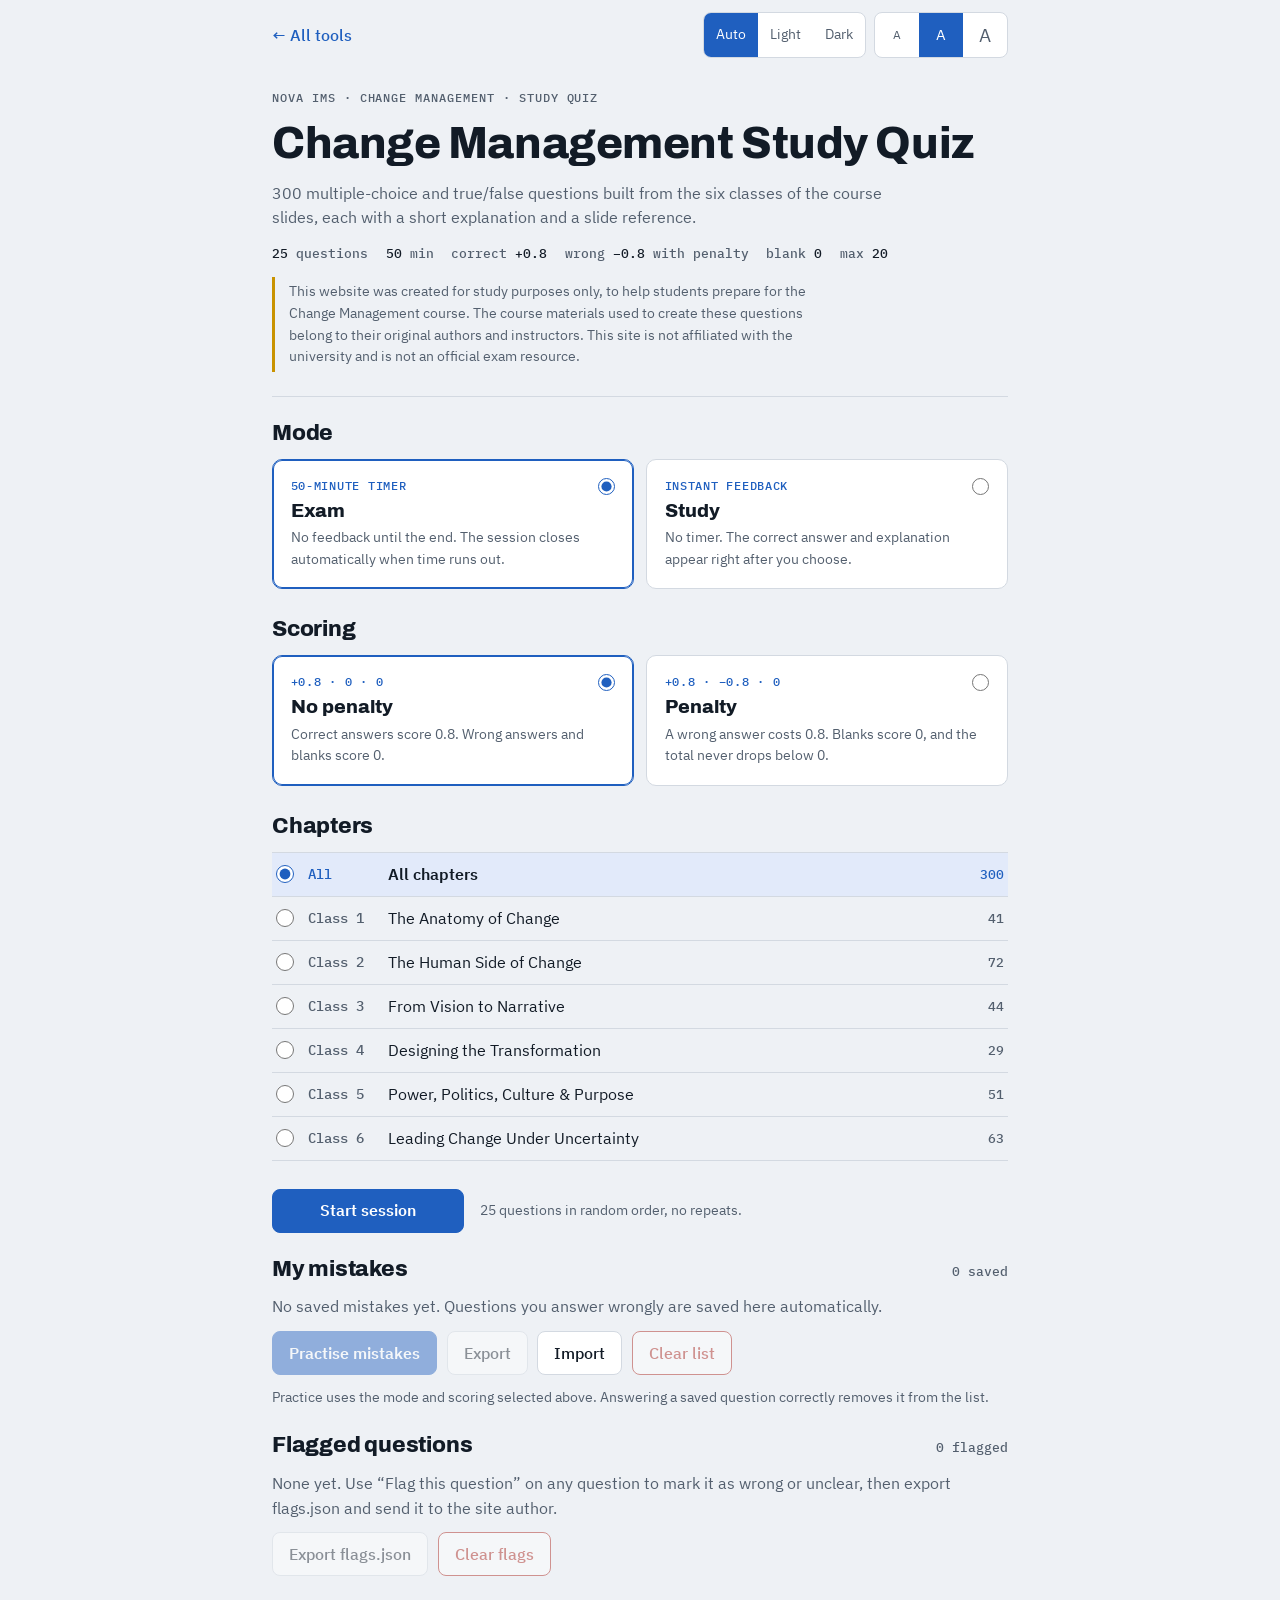
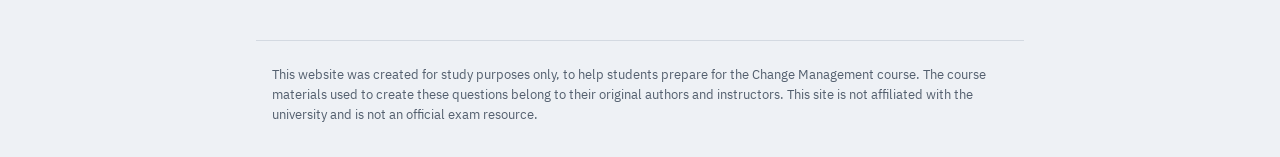
<file: quiz/index.html>
<!doctype html>
<html lang="en">
<head>
  <meta charset="utf-8">
  <meta name="viewport" content="width=device-width, initial-scale=1, viewport-fit=cover">
  <title>Change Management Study Quiz</title>
  <meta name="description" content="A study quiz for the Change Management course: 300 questions across six classes, with exam and study modes.">
  <meta name="color-scheme" content="light dark">
  <script>
    // Apply saved theme and text size before first paint to avoid a flash.
    (function () {
      var root = document.documentElement;
      try {
        var theme = JSON.parse(localStorage.getItem("cmq.theme"));
        if (theme === "light" || theme === "dark") root.dataset.theme = theme;
        var font = JSON.parse(localStorage.getItem("cmq.font"));
        root.dataset.font = font === "s" || font === "l" ? font : "m";
      } catch (e) {
        root.dataset.font = "m";
      }
    })();
  </script>
  <link rel="preload" href="../fonts/IBMPlexSans-Regular.woff2" as="font" type="font/woff2" crossorigin>
  <link rel="preload" href="../fonts/Archivo-ExtraBold.woff2" as="font" type="font/woff2" crossorigin>
  <link rel="stylesheet" href="styles.css">
  <script src="app.js" defer></script>
</head>
<body>
  <a class="skip-link" href="#main">Skip to content</a>

  <div class="prefs wrap">
    <a class="home-link" href="../">&larr; All tools</a>
    <div class="seg" role="group" aria-label="Theme">
      <button type="button" data-theme-choice="auto" aria-pressed="true">Auto</button>
      <button type="button" data-theme-choice="light" aria-pressed="false">Light</button>
      <button type="button" data-theme-choice="dark" aria-pressed="false">Dark</button>
    </div>
    <div class="seg font-size" role="group" aria-label="Text size">
      <button type="button" data-font="s" aria-label="Small text" aria-pressed="false"><span class="fs-s">A</span></button>
      <button type="button" data-font="m" aria-label="Medium text" aria-pressed="true"><span class="fs-m">A</span></button>
      <button type="button" data-font="l" aria-label="Large text" aria-pressed="false"><span class="fs-l">A</span></button>
    </div>
  </div>

  <main id="main" class="wrap">
    <!-- Home and setup -->
    <section id="screen-home" class="screen" aria-labelledby="homeTitle">
      <header class="hero">
        <p class="eyebrow">NOVA IMS · Change Management · Study quiz</p>
        <h1 id="homeTitle">Change Management Study Quiz</h1>
        <p class="lead">300 multiple-choice and true/false questions built from the six classes of the course slides, each with a short explanation and a slide reference.</p>
        <p class="rule-strip">
          <span><b>25</b> questions</span>
          <span><b>50</b> min</span>
          <span>correct <b>+0.8</b></span>
          <span>wrong <b>−0.8</b> with penalty</span>
          <span>blank <b>0</b></span>
          <span>max <b>20</b></span>
        </p>
        <p class="note disclaimer-text">This website was created for study purposes only, to help students prepare for the Change Management course. The course materials used to create these questions belong to their original authors and instructors. This site is not affiliated with the university and is not an official exam resource.</p>
      </header>

      <p class="status-msg" id="loadStatus" role="status">Loading questions…</p>

      <form id="setupForm" class="setup" hidden>
        <fieldset class="section">
          <legend><h2>Mode</h2></legend>
          <div class="modes">
            <label class="mode">
              <input type="radio" name="mode" value="exam" checked>
              <span class="k">50-minute timer</span>
              <strong>Exam</strong>
              <span class="d">No feedback until the end. The session closes automatically when time runs out.</span>
            </label>
            <label class="mode">
              <input type="radio" name="mode" value="study">
              <span class="k">Instant feedback</span>
              <strong>Study</strong>
              <span class="d">No timer. The correct answer and explanation appear right after you choose.</span>
            </label>
          </div>
        </fieldset>

        <fieldset class="section">
          <legend><h2>Scoring</h2></legend>
          <div class="modes">
            <label class="mode">
              <input type="radio" name="scoring" value="none" checked>
              <span class="k">+0.8 · 0 · 0</span>
              <strong>No penalty</strong>
              <span class="d">Correct answers score 0.8. Wrong answers and blanks score 0.</span>
            </label>
            <label class="mode">
              <input type="radio" name="scoring" value="penalty">
              <span class="k">+0.8 · −0.8 · 0</span>
              <strong>Penalty</strong>
              <span class="d">A wrong answer costs 0.8. Blanks score 0, and the total never drops below 0.</span>
            </label>
          </div>
        </fieldset>

        <fieldset class="section">
          <legend><h2>Chapters</h2></legend>
          <div class="chap-list" id="scopeChoices"></div>
        </fieldset>

        <div class="start-row">
          <button type="submit" class="btn primary" id="startBtn">Start session</button>
          <span class="muted small">25 questions in random order, no repeats.</span>
        </div>
      </form>

      <section class="section" id="mistakesPanel" aria-labelledby="mistakesTitle" hidden>
        <div class="sec-head">
          <h2 id="mistakesTitle">My mistakes</h2>
          <span class="count mono" id="mistakesCount">0 saved</span>
        </div>
        <p id="mistakesSummary" class="muted"></p>
        <div class="row">
          <button type="button" class="btn primary" id="practiseMistakesBtn">Practise mistakes</button>
          <button type="button" class="btn" id="exportMistakesBtn">Export</button>
          <label class="btn" for="importMistakesInput">Import</label>
          <input type="file" id="importMistakesInput" accept="application/json,.json" class="visually-hidden">
          <button type="button" class="btn danger" id="clearMistakesBtn">Clear list</button>
        </div>
        <p class="small muted">Practice uses the mode and scoring selected above. Answering a saved question correctly removes it from the list.</p>
        <p class="status-msg" id="mistakesStatus" role="status"></p>
      </section>

      <section class="section" id="flagsPanel" aria-labelledby="flagsTitle" hidden>
        <div class="sec-head">
          <h2 id="flagsTitle">Flagged questions</h2>
          <span class="count mono" id="flagsCount">0 flagged</span>
        </div>
        <p id="flagsSummary" class="muted"></p>
        <div class="row">
          <button type="button" class="btn" id="exportFlagsBtn">Export flags.json</button>
          <button type="button" class="btn danger" id="clearFlagsBtn">Clear flags</button>
        </div>
      </section>
    </section>

    <!-- Quiz -->
    <section id="screen-quiz" class="screen" aria-label="Question" hidden>
      <div class="bar" id="quizStatus">
        <div class="bar-top">
          <button type="button" class="btn" id="exitBtn">← Home</button>
          <span class="timer" id="timer" role="timer" aria-label="Time remaining" hidden>50:00</span>
          <button type="button" class="btn primary" id="finishBtn">Finish</button>
        </div>
        <div class="bar-progress">
          <span class="mono" id="progressText" aria-live="polite">1 / 25</span>
          <div class="progress" role="progressbar" aria-label="Session progress" aria-valuemin="0" aria-valuemax="25" aria-valuenow="1" id="progressBar">
            <div class="progress-fill" id="progressFill"></div>
          </div>
          <span class="mono muted" id="answeredCount">0 answered</span>
        </div>
      </div>

      <article class="qcard">
        <div class="qmeta">
          <span class="eyebrow" id="qNumber">Question 1 of 25</span>
          <span class="eyebrow" id="qMeta">Class 1</span>
        </div>
        <h2 class="qtext" id="qText" tabindex="-1"></h2>
        <div class="opts" id="qOptions" role="group" aria-labelledby="qText"></div>
        <div class="card-links">
          <button type="button" class="link" id="clearAnswerBtn">Clear my choice</button>
          <button type="button" class="link" id="flagBtn" aria-pressed="false">Flag this question</button>
        </div>
        <div class="explain" id="qFeedback" aria-live="polite"></div>
      </article>

      <div class="nav">
        <button type="button" class="btn" id="prevBtn">← Previous</button>
        <button type="button" class="btn" id="nextBtn">Next →</button>
      </div>

      <nav class="q-grid-wrap" id="qGridWrap" aria-label="Jump to question">
        <p class="eyebrow">Jump to question</p>
        <div class="grid" id="qGrid"></div>
      </nav>

      <p class="small muted kbd-hint">Keyboard: <kbd>1</kbd>–<kbd>4</kbd> or <kbd>A</kbd>–<kbd>D</kbd> choose, <kbd>Enter</kbd> next, <kbd>←</kbd> <kbd>→</kbd> move between questions.</p>
    </section>

    <!-- Results -->
    <section id="screen-results" class="screen" aria-labelledby="resultsTitle" hidden>
      <header class="hero compact">
        <p class="eyebrow" id="statScope">Results</p>
        <h1 id="resultsTitle" tabindex="-1">Your result</h1>
      </header>
      <p class="note warn" id="timeUpNote" hidden>Time ran out. Unanswered questions were counted as blank.</p>
      <div class="score">
        <p class="big"><span id="gradeValue">0.0</span><small> / 20</small></p>
        <div class="score-side">
          <p class="tally">
            <span class="g"><b id="statCorrect">0</b> correct</span>
            <span class="b"><b id="statWrong">0</b> wrong</span>
            <span class="s"><b id="statBlank">0</b> blank</span>
          </p>
          <dl class="facts">
            <div><dt>Time used</dt><dd id="statTime">0:00</dd></div>
            <div><dt>Scoring</dt><dd id="statScoring">No penalty</dd></div>
            <div><dt>Mode</dt><dd id="statMode">Exam</dd></div>
          </dl>
        </div>
      </div>
      <div class="row">
        <button type="button" class="btn primary" id="againBtn">New session, same settings</button>
        <button type="button" class="btn" id="homeBtn">← Home</button>
      </div>

      <div class="sec-head review-head">
        <h2>Review</h2>
        <div class="seg filter" role="group" aria-label="Filter review">
          <button type="button" data-filter="all" aria-pressed="true">All</button>
          <button type="button" data-filter="wrong" aria-pressed="false">Wrong</button>
          <button type="button" data-filter="blank" aria-pressed="false">Blank</button>
          <button type="button" data-filter="correct" aria-pressed="false">Correct</button>
        </div>
      </div>
      <ol class="review-list" id="reviewList"></ol>
    </section>
  </main>

  <footer class="site-footer wrap">
    <p class="disclaimer-text">This website was created for study purposes only, to help students prepare for the Change Management course. The course materials used to create these questions belong to their original authors and instructors. This site is not affiliated with the university and is not an official exam resource.</p>
  </footer>

  <dialog id="flagDialog" aria-labelledby="flagDialogTitle">
    <form method="dialog" id="flagForm">
      <h2 id="flagDialogTitle">Flag this question</h2>
      <p class="small muted" id="flagDialogQuestion"></p>
      <fieldset>
        <legend class="eyebrow">What is the problem?</legend>
        <div class="flag-choices">
          <label class="choice"><input type="radio" name="reason" value="wrong" checked> The answer looks wrong</label>
          <label class="choice"><input type="radio" name="reason" value="unclear"> The question is unclear</label>
        </div>
      </fieldset>
      <label class="eyebrow field-label" for="flagNote">Note (optional)</label>
      <textarea id="flagNote" rows="3" maxlength="500"></textarea>
      <div class="row dialog-actions">
        <button type="submit" class="btn primary" value="save">Save flag</button>
        <button type="submit" class="btn danger" value="remove" id="removeFlagBtn">Remove flag</button>
        <button type="submit" class="btn" value="cancel" formnovalidate>Cancel</button>
      </div>
    </form>
  </dialog>
</body>
</html>
</file>
<file: quiz/styles.css>
/* Change Management Study Quiz.
   Layout: one centred working column, a sticky exam bar, and cards only for the question and the score.
   Fonts are self-hosted (SIL Open Font License, see ../fonts/), so the site makes no external requests.
   All sizes are in rem so the layout scales with the chosen text size. */

@font-face { font-family: "Archivo"; src: url("../fonts/Archivo-ExtraBold.woff2") format("woff2"); font-weight: 800; font-display: swap; }
@font-face { font-family: "IBM Plex Sans"; src: url("../fonts/IBMPlexSans-Regular.woff2") format("woff2"); font-weight: 400; font-display: swap; }
@font-face { font-family: "IBM Plex Sans"; src: url("../fonts/IBMPlexSans-Medium.woff2") format("woff2"); font-weight: 500; font-display: swap; }
@font-face { font-family: "IBM Plex Sans"; src: url("../fonts/IBMPlexSans-SemiBold.woff2") format("woff2"); font-weight: 600 700; font-display: swap; }
@font-face { font-family: "IBM Plex Mono"; src: url("../fonts/IBMPlexMono-Medium.woff2") format("woff2"); font-weight: 500; font-display: swap; }

:root {
  --bg: #eef1f5;
  --surface: #ffffff;
  --ink: #121b26;
  --muted: #535f6e;
  --line: #d3d9e1;
  --accent: #1f5fbf;
  --accent-soft: #e2eafa;
  --on-accent: #ffffff;
  --good: #17693f;
  --good-soft: #e0f2e7;
  --bad: #ab2117;
  --bad-soft: #fbe6e4;
  --amber: #8a5a00;
  --amber-line: #c99300;
  --amber-soft: #fdf3dc;
  --display: "Archivo", "Arial Narrow", system-ui, sans-serif;
  --body: "IBM Plex Sans", system-ui, -apple-system, "Segoe UI", Roboto, sans-serif;
  --mono: "IBM Plex Mono", ui-monospace, SFMono-Regular, Menlo, Consolas, monospace;
  --tap: max(44px, 2.75rem);
  color-scheme: light;
}

@media (prefers-color-scheme: dark) {
  :root:not([data-theme="light"]) {
    --bg: #0e141c; --surface: #161f2a; --ink: #e7ecf2; --muted: #9eaab9; --line: #2a3646;
    --accent: #84aaff; --accent-soft: #1b2847; --on-accent: #0b1322;
    --good: #5ccf96; --good-soft: #13301f; --bad: #f4847a; --bad-soft: #3a1714;
    --amber: #f2c230; --amber-line: #f2c230; --amber-soft: #2f260c;
    color-scheme: dark;
  }
}
:root[data-theme="dark"] {
  --bg: #0e141c; --surface: #161f2a; --ink: #e7ecf2; --muted: #9eaab9; --line: #2a3646;
  --accent: #84aaff; --accent-soft: #1b2847; --on-accent: #0b1322;
  --good: #5ccf96; --good-soft: #13301f; --bad: #f4847a; --bad-soft: #3a1714;
  --amber: #f2c230; --amber-line: #f2c230; --amber-soft: #2f260c;
  color-scheme: dark;
}

/* Text size: Small 14px, Medium 16px, Large 19px. */
html { font-size: 100%; -webkit-text-size-adjust: 100%; text-size-adjust: 100%; }
html[data-font="s"] { font-size: 87.5%; }
html[data-font="l"] { font-size: 118.75%; }

*, *::before, *::after { box-sizing: border-box; }
[hidden] { display: none !important; }

body {
  margin: 0;
  background: var(--bg);
  color: var(--ink);
  font: 400 1rem/1.55 var(--body);
  overflow-wrap: break-word;
  min-height: 100vh;
  display: flex;
  flex-direction: column;
}
body::before {
  content: "";
  position: fixed;
  inset: 0 0 auto;
  height: env(safe-area-inset-top, 0px);
  z-index: 10;
  background: var(--bg);
}

h1, h2, h3 { font-family: var(--display); font-weight: 800; letter-spacing: -0.01em; text-wrap: balance; margin: 0; }
h1 { font-size: clamp(1.9rem, 6vw, 2.75rem); line-height: 1.05; }
h2 { font-size: 1.35rem; line-height: 1.2; }
p { margin: 0; }
button, input, textarea, select { font: inherit; color: inherit; }
:focus-visible { outline: 2px solid var(--accent); outline-offset: 2px; }
kbd {
  font: 500 0.8em var(--mono);
  border: 1px solid var(--line);
  border-bottom-width: 2px;
  border-radius: 4px;
  padding: 0 0.3em;
  background: var(--surface);
}

.wrap {
  width: 100%;
  max-width: 48rem;
  margin-inline: auto;
  padding-left: max(16px, env(safe-area-inset-left, 0px));
  padding-right: max(16px, env(safe-area-inset-right, 0px));
}

.visually-hidden {
  position: absolute !important;
  width: 1px; height: 1px;
  overflow: hidden;
  clip: rect(0 0 0 0);
  white-space: nowrap;
}
.skip-link {
  position: absolute;
  left: 0.5rem;
  top: -4rem;
  background: var(--accent);
  color: var(--on-accent);
  padding: 0.5rem 0.75rem;
  border-radius: 8px;
  z-index: 20;
}
.skip-link:focus { top: 0.5rem; }

.eyebrow { font: 500 0.75rem/1.3 var(--mono); text-transform: uppercase; letter-spacing: 0.08em; color: var(--muted); }
.muted { color: var(--muted); }
.small { font-size: 0.875rem; }
.mono { font-family: var(--mono); font-variant-numeric: tabular-nums; }
.row { display: flex; flex-wrap: wrap; gap: 0.6rem; align-items: center; }
.status-msg:empty { display: none; }
.status-msg.error { color: var(--bad); }

/* Buttons */
.btn {
  display: inline-flex;
  align-items: center;
  justify-content: center;
  gap: 0.4rem;
  min-height: var(--tap);
  padding: 0.5rem 1rem;
  border: 1px solid var(--line);
  border-radius: 8px;
  background: var(--surface);
  color: var(--ink);
  font-weight: 500;
  text-align: center;
  cursor: pointer;
  transition: border-color 0.15s ease, background-color 0.15s ease;
}
.btn.primary { background: var(--accent); border-color: var(--accent); color: var(--on-accent); font-weight: 600; }
.btn.danger { color: var(--bad); border-color: var(--bad); }
.btn:disabled { opacity: 0.45; cursor: default; }
.link {
  min-height: var(--tap);
  padding: 0;
  border: 0;
  background: none;
  color: var(--accent);
  text-decoration: underline;
  text-underline-offset: 3px;
  cursor: pointer;
}
.link:disabled { color: var(--muted); opacity: 0.6; cursor: default; }
.link[aria-pressed="true"] { color: var(--amber); font-weight: 600; }
@media (hover: hover) {
  .btn:not(:disabled):hover { border-color: var(--accent); }
  .btn.primary:not(:disabled):hover { filter: brightness(1.08); }
}

/* Segmented controls (theme, text size, review filter) */
.seg {
  display: inline-flex;
  border: 1px solid var(--line);
  border-radius: 8px;
  overflow: hidden;
  background: var(--surface);
}
.seg button {
  min-height: var(--tap);
  min-width: var(--tap);
  padding: 0 0.75rem;
  border: 0;
  background: transparent;
  color: var(--muted);
  font-size: 0.85rem;
  cursor: pointer;
}
.seg button[aria-pressed="true"] { background: var(--accent); color: var(--on-accent); }
@media (hover: hover) { .seg button:not([aria-pressed="true"]):hover { color: var(--ink); background: var(--bg); } }
.font-size button { padding: 0; line-height: 1; }
.fs-s { font-size: 12px; }
.fs-m { font-size: 15px; }
.fs-l { font-size: 19px; }

.prefs {
  display: flex;
  flex-wrap: wrap;
  justify-content: flex-end;
  gap: 0.5rem;
  padding-block: 0.75rem 0;
}
.home-link { margin-right: auto; align-self: center; display: inline-flex; align-items: center; min-height: var(--tap); color: var(--accent); font-weight: 500; text-decoration: none; }
@media (hover: hover) { .home-link:hover { text-decoration: underline; text-underline-offset: 3px; } }

main { flex: 1; padding-block: 1.5rem 3rem; }
.screen { display: grid; gap: 1.5rem; }

/* Home */
.hero { display: grid; gap: 0.9rem; padding-bottom: 1.5rem; border-bottom: 1px solid var(--line); }
.hero.compact { padding-bottom: 0; border-bottom: 0; gap: 0.5rem; }
.lead { color: var(--muted); max-width: 62ch; }
.rule-strip { display: flex; flex-wrap: wrap; gap: 0.35rem 1.1rem; font: 500 0.82rem/1.4 var(--mono); color: var(--muted); }
.rule-strip b { color: var(--ink); font-weight: 500; }
.note {
  border-left: 3px solid var(--amber-line);
  padding: 0.25rem 0 0.25rem 0.9rem;
  color: var(--muted);
  font-size: 0.875rem;
  max-width: 70ch;
}
.note.warn { color: var(--ink); background: var(--amber-soft); padding: 0.75rem 0.9rem; border-radius: 0 8px 8px 0; }

.setup { display: grid; gap: 1.75rem; }
fieldset { border: 0; margin: 0; padding: 0; min-width: 0; }
fieldset.section legend { padding: 0; margin-bottom: 0.75rem; }
.section { display: grid; gap: 0.75rem; min-width: 0; }
.sec-head { display: flex; flex-wrap: wrap; justify-content: space-between; align-items: baseline; gap: 0.5rem 1rem; }
.count { font-size: 0.8rem; color: var(--muted); }

.modes { display: grid; grid-template-columns: repeat(auto-fit, minmax(min(100%, 14rem), 1fr)); gap: 0.75rem; }
.mode {
  position: relative;
  display: grid;
  gap: 0.35rem;
  align-content: start;
  padding: 1.1rem 1.1rem 1.1rem 1.1rem;
  background: var(--surface);
  border: 1px solid var(--line);
  border-radius: 10px;
  cursor: pointer;
  transition: border-color 0.15s ease, box-shadow 0.15s ease;
}
.mode input { position: absolute; top: 1.1rem; right: 1.1rem; width: 1.1rem; height: 1.1rem; margin: 0; accent-color: var(--accent); }
.mode .k { font: 500 0.75rem/1.3 var(--mono); letter-spacing: 0.06em; text-transform: uppercase; color: var(--accent); padding-right: 1.75rem; }
.mode strong { font: 800 1.2rem/1.2 var(--display); }
.mode .d { color: var(--muted); font-size: 0.875rem; }
.mode:has(input:checked) { border-color: var(--accent); box-shadow: inset 0 0 0 1px var(--accent); }
.mode:has(input:focus-visible) { outline: 2px solid var(--accent); outline-offset: 2px; }
@media (hover: hover) { .mode:hover { border-color: var(--accent); } }

.chap-list { display: grid; border-top: 1px solid var(--line); }
.chap {
  display: grid;
  grid-template-columns: 1.25rem 4.25rem 1fr auto;
  gap: 0.75rem;
  align-items: center;
  min-height: var(--tap);
  padding: 0.55rem 0.25rem;
  border-bottom: 1px solid var(--line);
  cursor: pointer;
}
.chap input { width: 1.1rem; height: 1.1rem; margin: 0; accent-color: var(--accent); }
.chap .c { font: 500 0.85rem var(--mono); color: var(--muted); white-space: nowrap; }
.chap .t { min-width: 0; }
.chap .n { font: 500 0.82rem var(--mono); color: var(--muted); font-variant-numeric: tabular-nums; }
.chap:has(input:checked) { background: var(--accent-soft); }
.chap:has(input:checked) .c, .chap:has(input:checked) .n { color: var(--accent); }
.chap:has(input:focus-visible) { outline: 2px solid var(--accent); outline-offset: -2px; }
.chap.all .t { font-weight: 600; }
@media (hover: hover) { .chap:hover .t { color: var(--accent); } }
@media (max-width: 30rem) {
  .chap { grid-template-columns: 1.25rem 1fr auto; row-gap: 0; }
  .chap .c { grid-column: 2; }
  .chap .t { grid-column: 2; grid-row: 2; }
  .chap .n { grid-column: 3; grid-row: 1 / span 2; }
  .chap input { grid-row: 1 / span 2; }
}

.start-row { display: flex; flex-wrap: wrap; align-items: center; gap: 0.75rem 1rem; }
.start-row .btn { min-width: 12rem; }

/* Exam bar: always visible while answering */
.bar {
  position: sticky;
  top: env(safe-area-inset-top, 0px);
  z-index: 5;
  background: var(--bg);
  padding-block: 0.75rem;
  border-bottom: 1px solid var(--line);
  display: grid;
  gap: 0.6rem;
}
.bar-top { display: flex; align-items: center; justify-content: space-between; gap: 0.75rem; }
.timer { font: 500 1.35rem/1 var(--mono); font-variant-numeric: tabular-nums; }
.timer.low { color: var(--amber); }
.bar-progress { display: flex; align-items: center; gap: 0.75rem; font-size: 0.8rem; }
.bar-progress .mono { white-space: nowrap; }
.progress { flex: 1; height: 0.4rem; border-radius: 999px; background: var(--line); overflow: hidden; }
.progress-fill { height: 100%; width: 0; background: var(--accent); border-radius: inherit; transition: width 0.2s ease; }

/* Question */
.qcard {
  background: var(--surface);
  border: 1px solid var(--line);
  border-radius: 12px;
  padding: 1.35rem;
  display: grid;
  gap: 1rem;
  min-width: 0;
}
.qmeta { display: flex; flex-wrap: wrap; justify-content: space-between; gap: 0.35rem 1rem; }
.qtext { font: 500 1.08rem/1.45 var(--body); letter-spacing: 0; }
.qtext:focus { outline: none; }
.opts { display: grid; gap: 0.5rem; }
.opt {
  display: grid;
  grid-template-columns: 1.6rem 1fr;
  gap: 0.6rem;
  align-items: start;
  width: 100%;
  min-height: var(--tap);
  padding: 0.7rem 0.8rem;
  border: 1px solid var(--line);
  border-radius: 8px;
  background: var(--surface);
  color: var(--ink);
  text-align: left;
  cursor: pointer;
  transition: border-color 0.15s ease, background-color 0.15s ease;
}
.opt .l { font: 500 0.82rem/1.4rem var(--mono); color: var(--muted); }
.opt .tx { min-width: 0; line-height: 1.45; padding-top: 0.05rem; }
.opt .tag { display: block; margin-top: 0.25rem; font: 500 0.72rem/1.3 var(--mono); text-transform: uppercase; letter-spacing: 0.06em; }
.opt.sel { border-color: var(--accent); background: var(--accent-soft); }
.opt.sel .l { color: var(--accent); }
.opt.ok { border-color: var(--good); background: var(--good-soft); }
.opt.ok .l, .opt.ok .tag { color: var(--good); }
.opt.no { border-color: var(--bad); background: var(--bad-soft); }
.opt.no .l, .opt.no .tag { color: var(--bad); }
.opt:disabled { cursor: default; }
@media (hover: hover) { .opt:not(:disabled):not(.sel):hover { border-color: var(--accent); } }

.card-links { display: flex; flex-wrap: wrap; gap: 0 1.25rem; margin-top: -0.25rem; }
.explain { border-top: 1px dashed var(--line); padding-top: 0.9rem; display: grid; gap: 0.4rem; font-size: 0.92rem; color: var(--muted); }
.explain:empty { display: none; }
.verdict { font-weight: 600; }
.verdict.good { color: var(--good); }
.verdict.bad { color: var(--bad); }
.verdict.skip { color: var(--muted); }
.explain .src { font: 500 0.75rem/1.4 var(--mono); overflow-wrap: anywhere; }

.nav { display: flex; justify-content: space-between; gap: 0.6rem; flex-wrap: wrap; }
#nextBtn { min-width: 8rem; }

.q-grid-wrap { display: grid; gap: 0.5rem; }
.grid { display: flex; flex-wrap: wrap; gap: 0.35rem; }
.grid button {
  width: var(--tap);
  height: var(--tap);
  padding: 0;
  border: 1px solid var(--line);
  border-radius: 6px;
  background: var(--surface);
  color: var(--muted);
  font: 500 0.8rem/1 var(--mono);
  cursor: pointer;
}
.grid button.done { background: var(--accent-soft); color: var(--accent); border-color: var(--accent); }
.grid button[aria-current="true"] { outline: 2px solid var(--ink); outline-offset: 1px; }
/* Compact grid only for mouse users on wide screens; phones keep 44px targets. */
@media (hover: hover) and (pointer: fine) and (min-width: 48rem) {
  .grid button { width: 2.25rem; height: 2.25rem; }
}

.kbd-hint { display: none; }
@media (hover: hover) and (pointer: fine) { .kbd-hint { display: block; } }

/* Results */
.score {
  display: grid;
  grid-template-columns: auto 1fr;
  gap: 1rem 2rem;
  align-items: end;
  background: var(--surface);
  border: 1px solid var(--line);
  border-radius: 12px;
  padding: 1.35rem;
}
.big { font: 800 3.6rem/1 var(--display); font-variant-numeric: tabular-nums; letter-spacing: -0.02em; }
.big small { font-size: 1.4rem; color: var(--muted); }
.score-side { display: grid; gap: 0.6rem; min-width: 0; }
.tally { display: flex; flex-wrap: wrap; gap: 0.35rem 1.25rem; font: 500 0.9rem var(--mono); }
.tally b { font-weight: 500; }
.tally .g { color: var(--good); }
.tally .b { color: var(--bad); }
.tally .s { color: var(--muted); }
.facts { display: flex; flex-wrap: wrap; gap: 0.25rem 1.5rem; margin: 0; font-size: 0.875rem; }
.facts div { display: flex; gap: 0.4rem; }
.facts dt { color: var(--muted); }
.facts dd { margin: 0; font-weight: 600; }
@media (max-width: 32rem) { .score { grid-template-columns: 1fr; } }

.review-head { margin-top: 0.5rem; padding-top: 1.25rem; border-top: 1px solid var(--line); }
.review-list { list-style: none; padding: 0; margin: 0; display: grid; gap: 0.75rem; }
.review-list > li { min-width: 0; }
.review-item.is-correct { box-shadow: inset 3px 0 0 var(--good); }
.review-item.is-wrong { box-shadow: inset 3px 0 0 var(--bad); }
.review-item.is-blank { box-shadow: inset 3px 0 0 var(--muted); }
.review-item .eyebrow.st-correct { color: var(--good); }
.review-item .eyebrow.st-wrong { color: var(--bad); }
.answer-lines { display: grid; gap: 0.25rem; margin: 0; font-size: 0.92rem; }
.answer-lines div { display: flex; flex-wrap: wrap; gap: 0.35rem; }
.answer-lines dt { color: var(--muted); }
.answer-lines dd { margin: 0; font-weight: 600; overflow-wrap: anywhere; }
.review-item .link { justify-self: start; }

/* Footer */
.site-footer { padding-block: 1.5rem calc(2rem + env(safe-area-inset-bottom, 0px)); border-top: 1px solid var(--line); color: var(--muted); font-size: 0.8rem; }

/* Flag dialog */
dialog {
  width: min(30rem, calc(100vw - 32px));
  max-height: calc(100vh - 32px);
  border: 1px solid var(--line);
  border-radius: 12px;
  background: var(--surface);
  color: var(--ink);
  padding: 1.35rem;
}
dialog::backdrop { background: rgb(0 0 0 / 45%); }
#flagForm { display: grid; gap: 0.9rem; }
#flagForm legend { margin-bottom: 0.4rem; padding: 0; }
.flag-choices { display: grid; gap: 0.25rem; }
.choice { display: flex; align-items: center; gap: 0.6rem; min-height: var(--tap); cursor: pointer; }
.choice input { width: 1.1rem; height: 1.1rem; margin: 0; accent-color: var(--accent); }
.field-label { display: block; margin-bottom: -0.5rem; }
textarea {
  width: 100%;
  border: 1px solid var(--line);
  border-radius: 8px;
  background: var(--bg);
  padding: 0.6rem 0.75rem;
  resize: vertical;
}

@media (min-width: 48rem) {
  main { padding-block: 2rem 4rem; }
  .qcard { padding: 1.5rem 1.6rem; }
}

@media (prefers-reduced-motion: no-preference) {
  .qcard.enter { animation: rise 0.18s ease-out; }
  @keyframes rise { from { transform: translateY(4px); } to { transform: none; } }
}
@media (prefers-reduced-motion: reduce) {
  *, *::before, *::after { transition: none !important; animation: none !important; }
}
</file>
